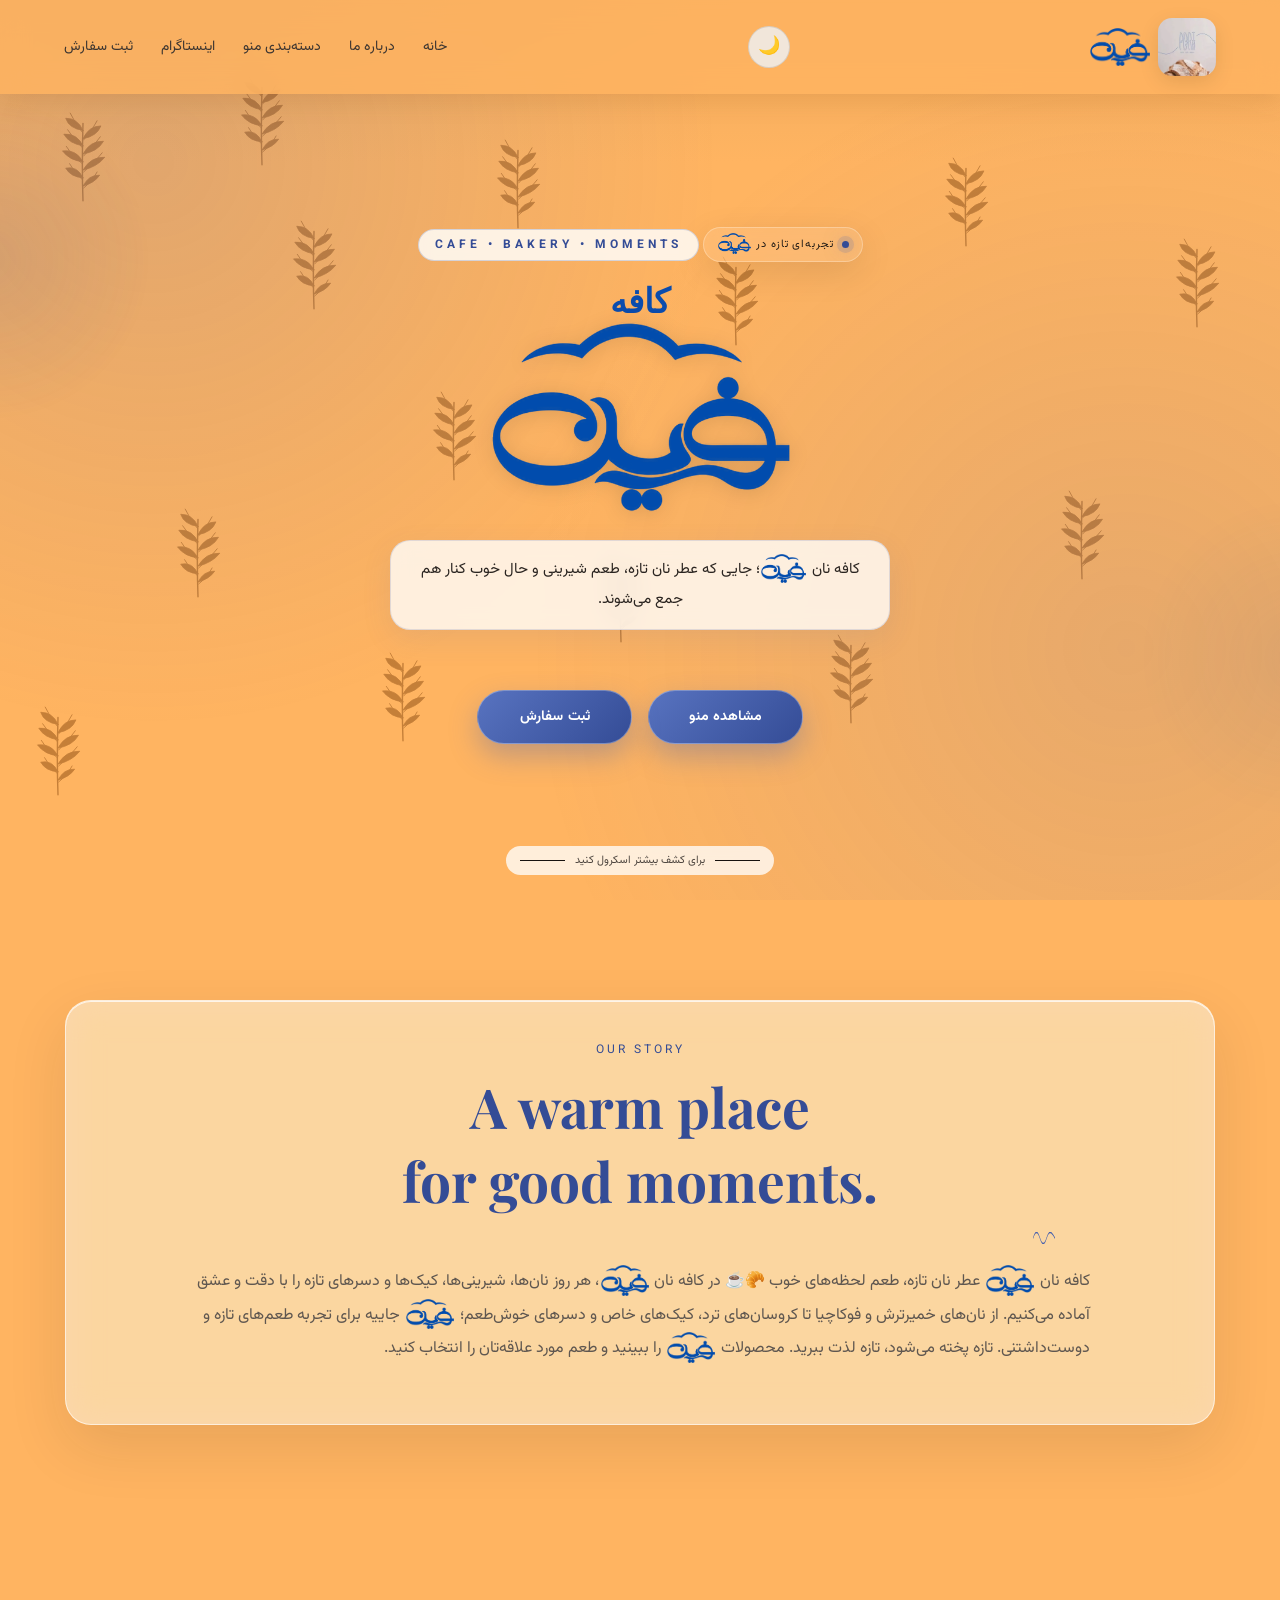
<file: index.html>
<!DOCTYPE html>
<html lang="fa" dir="rtl">
<head>
<meta charset="UTF-8">
<meta name="viewport" content="width=device-width, initial-scale=1.0">
<meta name="theme-color" content="#faf6f0" id="themeColorMeta">
<title>Cafe Ferin | کافه نان فرین کاشان؛ نان فانتزی و شیرینی</title>
<meta name="description" content="کافه نان فرین در کاشان؛ نان تازه و فانتزی، شیرینی، کیک، دسر و کوکی. منو و قیمت محصولات را ببینید و برای سفارش تماس بگیرید.">
<meta property="og:type" content="website">
<meta property="og:site_name" content="کافه نان فرین">
<meta property="og:locale" content="fa_IR">
<meta property="og:title" content="کافه نان فرین | کاشان">
<meta property="og:description" content="نان تازه و فانتزی، شیرینی، کیک، دسر و کوکی. منو و قیمت محصولات را ببینید.">
<link rel="icon" type="image/png" sizes="64x64" href="assets/images/favicon.png">
<link rel="apple-touch-icon" href="assets/images/apple-touch-icon.png">
<link rel="preconnect" href="https://fonts.googleapis.com">
<link rel="preconnect" href="https://fonts.gstatic.com" crossorigin>
<link rel="preload" as="style" href="https://fonts.googleapis.com/css2?family=Vazirmatn:wght@400;600;700;800&family=Playfair+Display:wght@600;700&display=swap">
<link rel="stylesheet" href="https://fonts.googleapis.com/css2?family=Vazirmatn:wght@400;600;700;800&family=Playfair+Display:wght@600;700&display=swap" media="print" onload="this.media='all'">
<noscript><link rel="stylesheet" href="https://fonts.googleapis.com/css2?family=Vazirmatn:wght@400;600;700;800&family=Playfair+Display:wght@600;700&display=swap"></noscript>
<link rel="stylesheet" href="css/style.min.css?v=21">
</head>

<body>
<!-- Animated wheat background (one shared drawing, reused 22 times) -->
<div class="wheat-motion" aria-hidden="true">
  <svg width="0" height="0" style="position:absolute" focusable="false">
    <symbol id="wheat" viewBox="0 0 100 150">
<g fill="currentColor" stroke="currentColor" stroke-width="1.2" stroke-linecap="round" stroke-linejoin="round">
<path d="M50 145 Q48 92 50 24" fill="none" stroke-width="2.2"/>
<path d="M50 35 Q28 32 23 16 Q42 16 50 35Z"/>
<path d="M50 48 Q72 44 78 28 Q59 28 50 48Z"/>
<path d="M50 59 Q29 56 20 41 Q40 39 50 59Z"/>
<path d="M50 72 Q73 68 82 52 Q61 51 50 72Z"/>
<path d="M50 84 Q29 82 18 67 Q39 64 50 84Z"/>
<path d="M50 97 Q72 92 84 77 Q62 76 50 97Z"/>
<path d="M50 109 Q31 108 23 94 Q41 90 50 109Z"/>
<path d="M50 122 Q68 117 76 105 Q59 104 50 122Z"/>
<path d="M49 38 Q37 23 30 8 M51 50 Q65 35 72 20 M49 62 Q35 48 26 34 M51 75 Q67 60 77 45 M49 87 Q33 75 24 60 M51 100 Q69 85 80 70 M49 112 Q36 101 29 87 M51 125 Q65 114 72 100" fill="none" stroke-width="1.4"/>
</g>
    </symbol>
  </svg>
  <span class="wheat-head wheat-head-1"><svg viewBox="0 0 100 150" aria-hidden="true"><use href="#wheat"/></svg></span>
  <span class="wheat-head wheat-head-2"><svg viewBox="0 0 100 150" aria-hidden="true"><use href="#wheat"/></svg></span>
  <span class="wheat-head wheat-head-3"><svg viewBox="0 0 100 150" aria-hidden="true"><use href="#wheat"/></svg></span>
  <span class="wheat-head wheat-head-4"><svg viewBox="0 0 100 150" aria-hidden="true"><use href="#wheat"/></svg></span>
  <span class="wheat-head wheat-head-5"><svg viewBox="0 0 100 150" aria-hidden="true"><use href="#wheat"/></svg></span>
  <span class="wheat-head wheat-head-6"><svg viewBox="0 0 100 150" aria-hidden="true"><use href="#wheat"/></svg></span>
  <span class="wheat-head wheat-head-7"><svg viewBox="0 0 100 150" aria-hidden="true"><use href="#wheat"/></svg></span>
  <span class="wheat-head wheat-head-8"><svg viewBox="0 0 100 150" aria-hidden="true"><use href="#wheat"/></svg></span>
  <span class="wheat-head wheat-head-9"><svg viewBox="0 0 100 150" aria-hidden="true"><use href="#wheat"/></svg></span>
  <span class="wheat-head wheat-head-10"><svg viewBox="0 0 100 150" aria-hidden="true"><use href="#wheat"/></svg></span>
  <span class="wheat-head wheat-head-11"><svg viewBox="0 0 100 150" aria-hidden="true"><use href="#wheat"/></svg></span>
  <span class="wheat-head wheat-head-12"><svg viewBox="0 0 100 150" aria-hidden="true"><use href="#wheat"/></svg></span>
  <span class="wheat-head wheat-head-13"><svg viewBox="0 0 100 150" aria-hidden="true"><use href="#wheat"/></svg></span>
  <span class="wheat-head wheat-head-14"><svg viewBox="0 0 100 150" aria-hidden="true"><use href="#wheat"/></svg></span>
</div>

<!-- Ambient background -->
<div class="ferin-field" aria-hidden="true">
  <div class="ferin-grid"></div>
  <div class="ferin-bloom"></div>
  <div class="ferin-shapes">
    <span class="ferin-shape ferin-shape--croissant">
      <svg viewBox="0 0 100 100">
        <path d="M14 70c0-26 18-44 36-44s36 18 36 44"/>
        <path d="M14 70c8 6 22 8 36 8s28-2 36-8"/>
        <path d="M30 66c2-16 12-28 20-28"/>
        <path d="M50 68c0-18 0-30 0-30"/>
        <path d="M70 66c-2-16-12-28-20-28"/>
      </svg>
    </span>
    <span class="ferin-shape ferin-shape--cake">
      <svg viewBox="0 0 100 100">
        <path d="M22 74h56"/>
        <path d="M26 74V52c0-4 2-6 6-6h36c4 0 6 2 6 6v22"/>
        <path d="M26 60c6 4 14 4 20 0s14-4 20 0 12 4 16 2"/>
        <path d="M50 46V34"/>
        <path d="M50 34c0-4 4-6 4-6"/>
      </svg>
    </span>
    <span class="ferin-shape ferin-shape--bread">
      <svg viewBox="0 0 100 100">
        <path d="M16 62c0-18 10-28 24-28 18 0 44 6 44 26 0 8-6 14-16 14H30c-8 0-14-5-14-12z"/>
        <path d="M36 40c-6 6-8 12-8 18"/>
        <path d="M50 38c-6 6-8 12-8 18"/>
        <path d="M64 40c-6 6-8 12-8 18"/>
      </svg>
    </span>
    <span class="ferin-shape ferin-shape--croissant2">
      <svg viewBox="0 0 100 100">
        <path d="M18 68c0-22 15-37 32-37s32 15 32 37"/>
        <path d="M18 68c7 5 20 7 32 7s25-2 32-7"/>
        <path d="M38 64c1-13 10-23 12-23"/>
        <path d="M62 64c-1-13-10-23-12-23"/>
      </svg>
    </span>
    <span class="ferin-shape ferin-shape--cup">
      <svg viewBox="0 0 100 100">
        <path d="M26 44h40v20c0 8-8 14-20 14s-20-6-20-14z"/>
        <path d="M66 50c8 0 12 4 12 9s-4 9-12 9"/>
        <path d="M34 36c0-4 3-6 3-6s3 2 3 6-3 6-3 6-3-2-3-6z"/>
        <path d="M48 36c0-4 3-6 3-6s3 2 3 6-3 6-3 6-3-2-3-6z"/>
      </svg>
    </span>
  </div>
</div>

<!-- Intro -->
<div id="intro">
  <div class="intro-bg" aria-hidden="true"></div>
  <div class="intro-veil" aria-hidden="true"></div>
  <div class="intro-grain" aria-hidden="true"></div>
  <div class="intro-inner">
    <img class="intro-logo" src="assets/images/logo.webp" alt="" loading="eager" decoding="async">
    <div class="intro-small" lang="en">CAFE &amp; BAKERY</div>
    <div class="intro-title farin-title"><span class="farin-cafe">کافه</span><img class="farin-block" src="assets/images/farin-wordmark.webp" alt="فرین" decoding="async"></div>
    <div class="intro-line"></div>
    <div class="intro-dot"></div>
  </div>
</div>
<script>
/* Runs before first paint: saved theme + intro (shown once per visit). */
(function(){
  var dark=false;
  try{dark=localStorage.getItem("ferin-theme-final-v2")==="dark";}catch(e){}
  document.documentElement.setAttribute("data-theme",dark?"dark":"light");
  document.body.classList.toggle("dark",dark);
  document.body.setAttribute("data-theme",dark?"dark":"light");
  document.documentElement.style.colorScheme=dark?"dark":"light";
  var intro=document.getElementById("intro"),seen=false;
  try{seen=sessionStorage.getItem("ferin-intro")==="1";sessionStorage.setItem("ferin-intro","1");}catch(e){}
  function done(){if(intro&&intro.parentNode)intro.parentNode.removeChild(intro);intro=null;}
  if(seen)done();else setTimeout(function(){if(intro)intro.classList.add("hide");setTimeout(done,700);},1200);
})();
</script>

<!-- Navigation -->
<header class="nav" id="navbar">
  <a href="#home" class="logo-wrap">
    <img class="brand-logo" src="assets/images/logo.webp" alt="" decoding="async">
    <img class="farin-nav" src="assets/images/farin-wordmark.webp" alt="کافه نان فرین" decoding="async">
  </a>
  <div class="nav-actions">
    <button class="theme-toggle" id="themeToggle" type="button" aria-label="تغییر حالت شب و روز">☀️</button>
    <details class="mobile-menu">
      <summary class="mobile-menu-toggle" aria-label="باز کردن منو"><span aria-hidden="true">☰</span></summary>
      <nav class="mobile-menu-panel" aria-label="منوی اصلی">
        <a href="#home">خانه</a>
        <a href="#about">درباره ما</a>
        <a href="#categories">دسته‌بندی منو</a>
        <a href="#notice">اینستاگرام</a>
        <a href="#order">ثبت سفارش</a>
      </nav>
    </details>
  </div>
  <nav class="nav-links" id="navLinks" aria-label="منوی اصلی">
    <a href="#home">خانه</a>
    <a href="#about">درباره ما</a>
    <a href="#categories">دسته‌بندی منو</a>
    <a href="#notice">اینستاگرام</a>
    <a href="#order">ثبت سفارش</a>
  </nav>
</header>

<main>

<!-- Hero -->
<section class="hero" id="home">
  <div class="hero-content">
    <div class="ferin-premium-hero-badge"><i></i><span>تجربه‌ای تازه در <img class="farin-inline" src="assets/images/farin-wordmark.webp" alt="فرین" decoding="async"></span></div>
    <div class="eyebrow" lang="en">CAFE • BAKERY • MOMENTS</div>
    <h1 class="farin-title"><span class="farin-cafe">کافه</span><img class="farin-block" src="assets/images/farin-wordmark.webp" alt="فرین" decoding="async"></h1>
    <p>کافه نان <img class="farin-inline" src="assets/images/farin-wordmark.webp" alt="فرین" decoding="async">؛ جایی که عطر نان تازه، طعم شیرینی و حال خوب کنار هم جمع می‌شوند.</p>
    <div class="hero-buttons">
      <a class="btn btn-primary" href="#categories">مشاهده منو</a>
      <a class="btn btn-primary" href="#order">ثبت سفارش</a>
    </div>
  </div>
  <div class="scroll-indicator"><span></span> برای کشف بیشتر اسکرول کنید <span></span></div>
</section>

<!-- About -->
<section id="about">
  <div class="container">
    <div class="about-grid">
      <div class="about-copy">
        <div class="section-kicker" lang="en">OUR STORY</div>
        <h2 class="section-title" lang="en">A warm place<br>for good moments.</h2>
        <p>
کافه نان <img class="farin-inline" src="assets/images/farin-wordmark.webp" alt="فرین" decoding="async">

عطر نان تازه، طعم لحظه‌های خوب 🥐☕️

در کافه نان <img class="farin-inline" src="assets/images/farin-wordmark.webp" alt="فرین" decoding="async">، هر روز نان‌ها، شیرینی‌ها، کیک‌ها و دسرهای تازه را با دقت و عشق آماده می‌کنیم.

از نان‌های خمیرترش و فوکاچیا تا کروسان‌های ترد، کیک‌های خاص و دسرهای خوش‌طعم؛
<img class="farin-inline" src="assets/images/farin-wordmark.webp" alt="فرین" decoding="async"> جاییه برای تجربه طعم‌های تازه و دوست‌داشتنی.

تازه پخته می‌شود، تازه لذت ببرید.

محصولات <img class="farin-inline" src="assets/images/farin-wordmark.webp" alt="فرین" decoding="async"> را ببینید و طعم مورد علاقه‌تان را انتخاب کنید.
        </p>
        <div class="fp-box" id="bestsellerBox" aria-label="محصولات پرفروش" hidden>
          <div class="fp-head"><span class="fp-title">🔥 پرفروش‌های <img class="farin-inline" src="assets/images/farin-wordmark.webp" alt="فرین" decoding="async"></span><span class="fp-count" id="fpCount"></span></div>
          <div class="fp-stage" id="fpStage"></div>
          <div class="fp-dots" id="fpDots"></div>
        </div>
      </div>
    </div>
  </div>
</section>

<!-- Categories -->
<section class="categories" id="categories">
  <div class="container">
    <div class="section-head">
      <div class="section-kicker" lang="en">OUR MENU</div>
      <h2 class="section-title" lang="en">Choose your favorite</h2>
      <p class="section-text">دسته‌بندی موردنظر خود را انتخاب کنید تا وارد صفحهٔ محصولات آن شوید.</p>
    </div>
    <div class="category-grid" id="categoryGrid">
      <a class="category" href="fantasy.html" data-id="fantasy" style="--cat-photo:url('assets/images/cat-fantasy-v3.webp')">
      <span class="category-photo" aria-hidden="true" style="background-image:url('assets/images/cat-fantasy-v3.webp')"></span>
      <span class="category-shade" aria-hidden="true"></span>
      <span class="category-name">نان فانتزی</span></a>
      <a class="category" href="cake.html" data-id="cake" style="--cat-photo:url('assets/images/cat-cake-v3.webp')">
      <span class="category-photo" aria-hidden="true" style="background-image:url('assets/images/cat-cake-v3.webp')"></span>
      <span class="category-shade" aria-hidden="true"></span>
      <span class="category-name">کیک و شیرینی</span></a>
      <a class="category" href="dessert.html" data-id="dessert" style="--cat-photo:url('assets/images/cat-dessert-v3.webp')">
      <span class="category-photo" aria-hidden="true" style="background-image:url('assets/images/cat-dessert-v3.webp')"></span>
      <span class="category-shade" aria-hidden="true"></span>
      <span class="category-name">دسر</span></a>
      <a class="category" href="cookie.html" data-id="cookie" style="--cat-photo:url('assets/images/cat-cookie-v3.webp')">
      <span class="category-photo" aria-hidden="true" style="background-image:url('assets/images/cat-cookie-v3.webp')"></span>
      <span class="category-shade" aria-hidden="true"></span>
      <span class="category-name">کوکی</span></a>
      <a class="category" href="diet.html" data-id="diet" style="--cat-photo:url('assets/images/cat-diet-v2.webp')">
      <span class="category-photo" aria-hidden="true" style="background-image:url('assets/images/cat-diet-v2.webp')"></span>
      <span class="category-shade" aria-hidden="true"></span>
      <span class="category-name">محصولات رژیمی</span></a>
    </div>
  </div>
</section>

<!-- Instagram -->
<section class="notice-wrap" id="notice">
  <div class="container">
    <div class="notice">
      <div>
        <div class="section-kicker" lang="en">STAY CONNECTED</div>
        <h2>Follow <img class="farin-inline" src="assets/images/farin-wordmark.webp" alt="فرین" decoding="async"></h2>
        <p>برای دیدن محصولات جدید، اطلاعیه‌ها و خبرهای <img class="farin-inline" src="assets/images/farin-wordmark.webp" alt="فرین" decoding="async"> ما را در اینستاگرام دنبال کنید.</p>
      </div>
      <a class="notice-box instagram-box" href="https://share.google/UwpDSsUhjTUavduN8" target="_blank" rel="noopener" aria-label="اینستاگرام کافه فرین">
        <span class="instagram-icon-wrap" aria-hidden="true">
          <svg class="instagram-svg" viewBox="0 0 64 64">
            <defs>
              <linearGradient id="igGradientFerin" x1="0%" y1="100%" x2="100%" y2="0%">
                <stop offset="0%" stop-color="#feda75"/>
                <stop offset="35%" stop-color="#fa7e1e"/>
                <stop offset="65%" stop-color="#d62976"/>
                <stop offset="100%" stop-color="#4f5bd5"/>
              </linearGradient>
            </defs>
            <rect x="9" y="9" width="46" height="46" rx="13" fill="none" stroke="url(#igGradientFerin)" stroke-width="5"/>
            <circle cx="32" cy="32" r="11" fill="none" stroke="url(#igGradientFerin)" stroke-width="5"/>
            <circle cx="45.5" cy="18.5" r="3.2" fill="#d62976"/>
          </svg>
        </span>
        <span class="instagram-box-label">Instagram</span>
        <span class="instagram-box-handle"><img class="farin-inline" src="assets/images/farin-wordmark.webp" alt="فرین" decoding="async"></span>
      </a>
    </div>
  </div>
</section>

<!-- Order -->
<section class="order-section" id="order">
  <div class="container">
    <div class="section-head">
      <div class="section-kicker" lang="en">ORDER</div>
      <h2 class="section-title">ثبت سفارش</h2>
    </div>
    <div class="order-grid">
      <div class="order-card">
        <div class="order-icon">☎️</div>
        <h3>برای ارتباط با ما</h3>
        <a class="order-link" href="tel:+989129732372">09129732372</a>
        <br>
        <a class="order-link" href="tel:+989130894067">09130894067</a>
      </div>
      <div class="order-card">
        <div class="order-icon">📍</div>
        <h3>لوکیشن و آدرس فروشگاه <img class="farin-inline" src="assets/images/farin-wordmark.webp" alt="فرین" decoding="async"></h3>
        <p>کاشان خیابان امیرکبیر شهرک امیرالمومنین نبش ذوالفقار ۴.</p>
        <a class="order-link" href="https://nshn.ir/7b2m9MIxONBn" target="_blank" rel="noopener">باز کردن لوکیشن روی نقشه ↗</a>
      </div>
      <div class="order-note">
        برای ثبت سفارش و هماهنگی، با ما تماس بگیرید یا به کافه نان <img class="farin-inline" src="assets/images/farin-wordmark.webp" alt="فرین" decoding="async"> مراجعه کنید.
        خوشحال می‌شویم با حضور گرمتان، افتخار میزبانی شما را داشته باشیم.🤍
      </div>
    </div>
  </div>
</section>

</main>

<footer class="merteks-footer">
  <span class="promo">🤍طراحی و توسعه وب‌سایت حرفه‌ای با merteks🤍</span>
  <span class="site-line"><a href="https://sam8913mt.github.io/marteks/" target="_blank" rel="noopener noreferrer">برای ورود به سایت لمس کنید</a></span>
</footer>

<!-- Ambient lights (moved by script) -->
<div class="ferin-premium-light one" aria-hidden="true"></div>
<div class="ferin-premium-light two" aria-hidden="true"></div>

<script>
(function(){var g=document.getElementById("categoryGrid");if(!g)return;
function dedupe(){var seen={};Array.prototype.slice.call(g.querySelectorAll(".category")).forEach(function(c){var k=c.getAttribute("href");if(seen[k])c.remove();else seen[k]=1;});}
dedupe();new MutationObserver(dedupe).observe(g,{childList:true});})();
</script>
<script src="js/supabase.js" defer></script>
<script src="js/shared.min.js?v=19" defer></script>
<script src="js/app.js?v=22" defer></script>
</body>
</html>
</file>
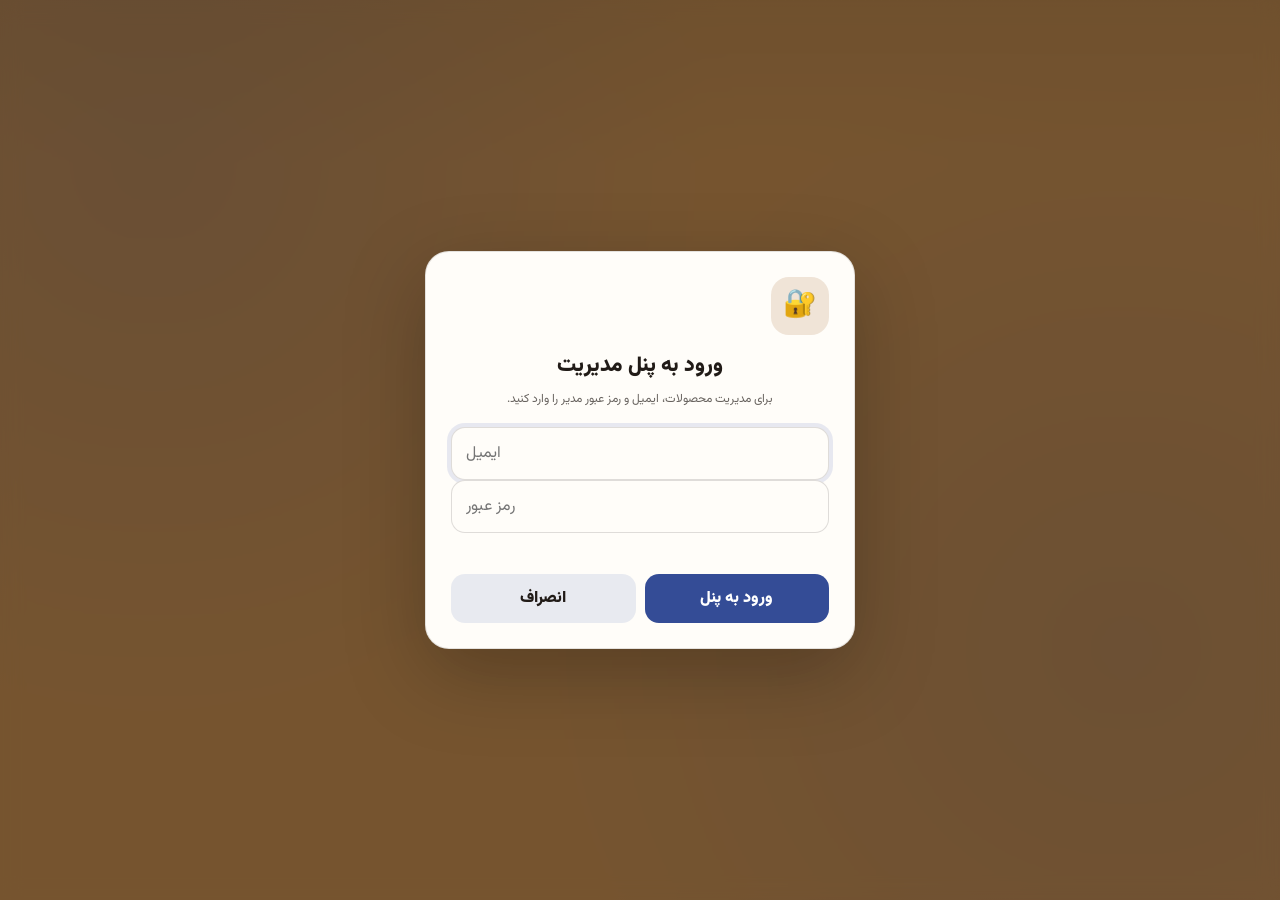
<file: admin/index.html>
<!DOCTYPE html>
<html lang="fa" dir="rtl">
<head>
<meta charset="UTF-8">
<meta name="viewport" content="width=device-width, initial-scale=1.0">
<meta name="robots" content="noindex, nofollow">
<meta name="theme-color" content="#faf6f0">
<title>مدیریت محصولات | کافه فرین</title>
<link rel="icon" type="image/png" sizes="64x64" href="../assets/images/favicon.png">
<link rel="preconnect" href="https://fonts.googleapis.com">
<link rel="preconnect" href="https://fonts.gstatic.com" crossorigin>
<link rel="stylesheet" href="https://fonts.googleapis.com/css2?family=Vazirmatn:wght@400;500;600;700;800&display=swap">
<link rel="stylesheet" href="../css/style.min.css?v=18">
<link rel="stylesheet" href="../css/admin.min.css?v=18">
</head>

<body>
<script>
/* Saved theme, applied before first paint. */
(function(){
  var dark=false;
  try{dark=localStorage.getItem("ferin-theme-final-v2")==="dark";}catch(e){}
  document.documentElement.setAttribute("data-theme",dark?"dark":"light");
  document.body.classList.toggle("dark",dark);
  document.body.setAttribute("data-theme",dark?"dark":"light");
  document.documentElement.style.colorScheme=dark?"dark":"light";
})();
</script>

<!-- Login -->
<div id="ferinAdminAuthOverlay" aria-hidden="true">
  <form id="ferinAdminAuthBox" role="dialog" aria-modal="true" aria-labelledby="ferinAdminAuthTitle" autocomplete="on">
    <div class="ferin-auth-icon">🔐</div>
    <h2 id="ferinAdminAuthTitle" class="ferin-auth-title">ورود به پنل مدیریت</h2>
    <p class="ferin-auth-sub">برای مدیریت محصولات، ایمیل و رمز عبور مدیر را وارد کنید.</p>
    <input id="ferinAdminAuthEmail" type="email" inputmode="email" autocomplete="username" placeholder="ایمیل" required>
    <input id="ferinAdminAuthPassword" type="password" autocomplete="current-password" placeholder="رمز عبور" required>
    <div id="ferinAdminAuthError" aria-live="polite"></div>
    <div class="ferin-auth-actions">
      <button id="ferinAdminAuthEnter" class="ferin-auth-btn ferin-auth-enter" type="submit">ورود به پنل</button>
      <button id="ferinAdminAuthCancel" class="ferin-auth-btn ferin-auth-cancel" type="button">انصراف</button>
    </div>
  </form>
</div>

<!-- Product panel -->
<div id="ferinAdminOverlay" aria-hidden="true">
  <section id="ferinAdminPanel" role="dialog" aria-modal="true" aria-labelledby="ferinAdminTitle">
    <div class="ferin-admin-head">
      <div><div id="ferinAdminTitle" class="ferin-admin-title">مدیریت محصولات Cafe Ferin</div><div class="ferin-admin-sub">افزودن محصول، ویرایش محصول و تعیین دسته‌بندی</div></div>
      <button class="ferin-admin-close" id="ferinAdminClose" type="button" aria-label="بستن">×</button>
    </div>
    <div class="ferin-admin-body">
      <div class="ferin-admin-grid">
        <div class="ferin-admin-field">
          <label for="ferinAdminName">نام محصول</label>
          <input id="ferinAdminName" type="text" placeholder="مثلاً کیک شکلاتی" autocomplete="off">
        </div>
        <div class="ferin-admin-field">
          <label for="ferinAdminCategory">دسته‌بندی / نوع محصول</label>
          <select id="ferinAdminCategory"></select>
        </div>
        <div class="ferin-admin-field">
          <label for="ferinAdminStatus">وضعیت / برچسب محصول</label>
          <select id="ferinAdminStatus">
            <option value="پیشنهاد ویژه">⭐ پیشنهاد ویژه</option>
            <option value="محبوب">❤️ محبوب</option>
            <option value="پرفروش">🔥 پرفروش</option>
            <option value="جدید">✨ جدید</option>
            <option value="تخفیف">🏷️ تخفیف</option>
            <option value="ارسال رایگان">🚚 ارسال رایگان</option>
            <option value="بهترین قیمت">💰 بهترین قیمت</option>
            <option value="بدون وضعیت" selected>بدون وضعیت</option>
          </select>
          <div class="ferin-status-help">این برچسب در گوشه بالای کارت محصول نمایش داده می‌شود.</div>
        </div>
        <div class="ferin-admin-field">
          <label for="ferinAdminUnit">واحد قیمت</label>
          <select id="ferinAdminUnit">
            <option value="" selected>هر عدد / هر بسته</option>
            <option value="کیلو">هر کیلو</option>
          </select>
        </div>
        <div class="ferin-admin-field full">
          <label for="ferinAdminImage">عکس محصول</label>
          <input id="ferinAdminImage" type="file" accept="image/*">
          <div class="ferin-admin-preview"><img id="ferinAdminPreviewImg" alt="پیش‌نمایش" decoding="async"><span id="ferinAdminImageStatus">برای محصول جدید، انتخاب عکس الزامی است.</span></div>
        </div>
        <div class="ferin-admin-field">
          <label for="ferinAdminPrice">قیمت (تومان)</label>
          <input id="ferinAdminPrice" type="text" inputmode="numeric" placeholder="مثلاً ۱۷۵۰۰۰" autocomplete="off">
        </div>
        <div class="ferin-admin-field">
          <label for="ferinAdminOldPrice">قیمت قبلی (اختیاری)</label>
          <input id="ferinAdminOldPrice" type="text" inputmode="numeric" placeholder="مثلاً ۲۰۶۰۰۰" autocomplete="off">
        </div>
        <div class="ferin-admin-field full">
          <label for="ferinAdminDesc">توضیحات (اختیاری)</label>
          <textarea id="ferinAdminDesc" placeholder="توضیح کوتاه محصول"></textarea>
        </div>
      </div>
      <div class="ferin-admin-actions">
        <button class="ferin-admin-btn ferin-admin-primary" id="ferinAdminSave" type="button">➕ افزودن محصول</button>
        <button class="ferin-admin-btn ferin-admin-secondary" id="ferinAdminCancel" type="button">پاک کردن فرم</button>
        <button class="ferin-admin-btn ferin-admin-secondary" id="ferinAdminLogout" type="button">خروج از پنل</button>
      </div>
      <div class="ferin-admin-note">تغییرات این پنل روی سایت ذخیره می‌شود و برای همهٔ بازدیدکنندگان نمایش داده می‌شود.</div>
      <div id="ferinDbStatus" class="ferin-db-status" role="status"></div>
      <div class="ferin-admin-divider"></div>
      <div class="ferin-admin-toolbar"><h3>محصولات فعلی</h3><input id="ferinAdminSearch" class="ferin-admin-search" type="search" placeholder="جستجوی محصول..."></div>
      <div id="ferinAdminList" class="ferin-admin-list"></div>
    </div>
  </section>
</div>

<script src="../js/supabase.js"></script>
<script src="../js/shared.min.js?v=18"></script>
<script src="../js/admin.min.js?v=18" defer></script>
</body>
</html>
</file>
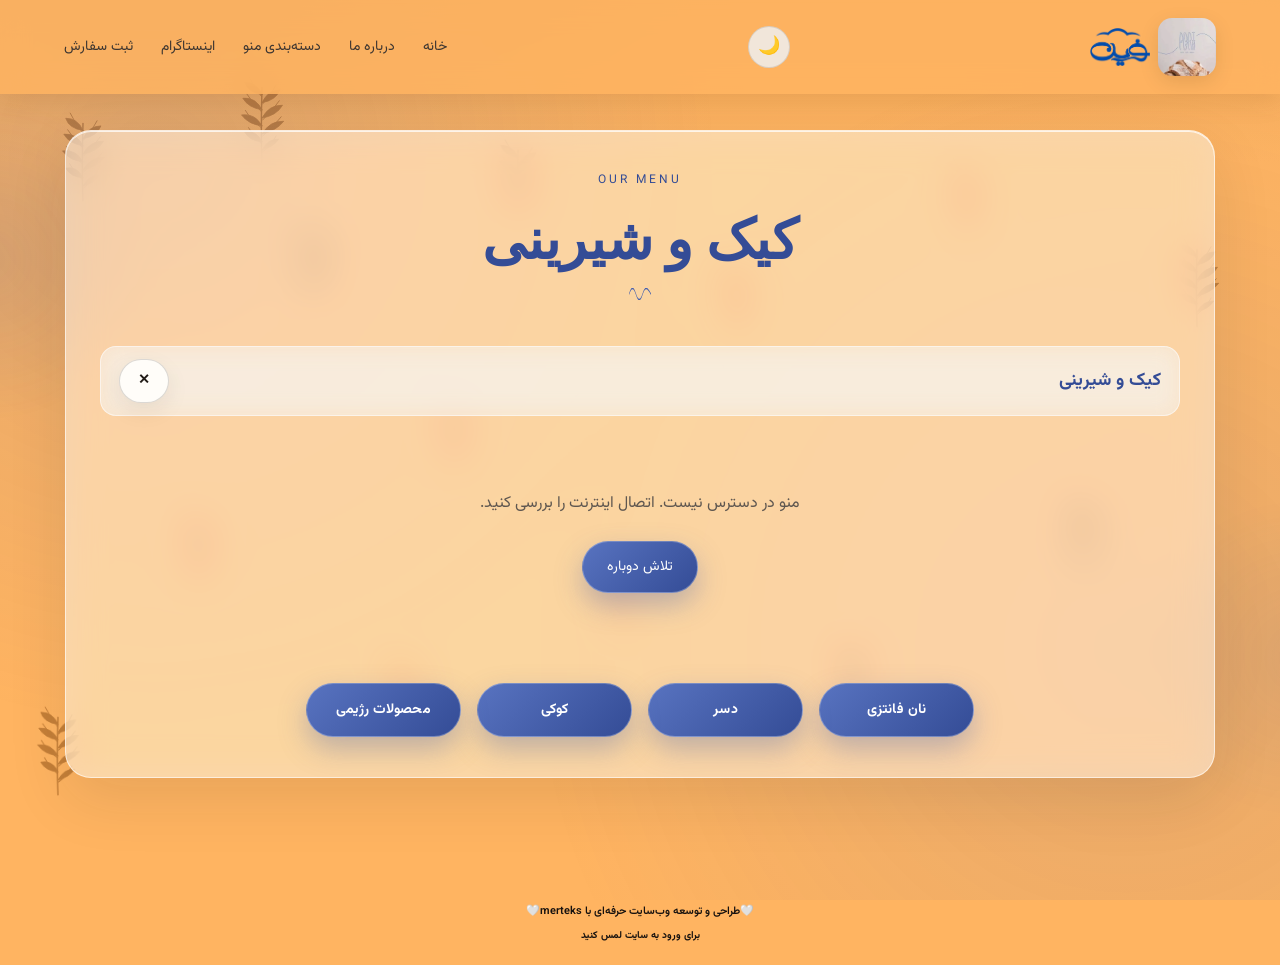
<file: cake.html>
<!DOCTYPE html>
<html lang="fa" dir="rtl">
<head>
<meta charset="UTF-8">
<meta name="viewport" content="width=device-width, initial-scale=1.0">
<meta name="theme-color" content="#faf6f0" id="themeColorMeta">
<title>کیک و شیرینی | کافه نان فرین کاشان</title>
<meta name="description" content="کیک و شیرینی تازه کافه نان فرین کاشان؛ منو و قیمت محصولات.">
<meta property="og:type" content="website">
<meta property="og:site_name" content="کافه نان فرین">
<meta property="og:locale" content="fa_IR">
<meta property="og:title" content="کیک و شیرینی | کافه نان فرین">
<meta property="og:description" content="کیک و شیرینی تازه کافه نان فرین کاشان؛ منو و قیمت محصولات.">
<link rel="icon" type="image/png" sizes="64x64" href="assets/images/favicon.png">
<link rel="apple-touch-icon" href="assets/images/apple-touch-icon.png">
<link rel="preconnect" href="https://fonts.googleapis.com">
<link rel="preconnect" href="https://fonts.gstatic.com" crossorigin>
<link rel="preload" as="style" href="https://fonts.googleapis.com/css2?family=Vazirmatn:wght@400;600;700;800&family=Playfair+Display:wght@600;700&display=swap">
<link rel="stylesheet" href="https://fonts.googleapis.com/css2?family=Vazirmatn:wght@400;600;700;800&family=Playfair+Display:wght@600;700&display=swap" media="print" onload="this.media='all'">
<noscript><link rel="stylesheet" href="https://fonts.googleapis.com/css2?family=Vazirmatn:wght@400;600;700;800&family=Playfair+Display:wght@600;700&display=swap"></noscript>
<link rel="stylesheet" href="css/style.min.css?v=21">
</head>

<body data-category="cake">
<!-- Animated wheat background (one shared drawing, reused 22 times) -->
<div class="wheat-motion" aria-hidden="true">
  <svg width="0" height="0" style="position:absolute" focusable="false">
    <symbol id="wheat" viewBox="0 0 100 150">
<g fill="currentColor" stroke="currentColor" stroke-width="1.2" stroke-linecap="round" stroke-linejoin="round">
<path d="M50 145 Q48 92 50 24" fill="none" stroke-width="2.2"/>
<path d="M50 35 Q28 32 23 16 Q42 16 50 35Z"/>
<path d="M50 48 Q72 44 78 28 Q59 28 50 48Z"/>
<path d="M50 59 Q29 56 20 41 Q40 39 50 59Z"/>
<path d="M50 72 Q73 68 82 52 Q61 51 50 72Z"/>
<path d="M50 84 Q29 82 18 67 Q39 64 50 84Z"/>
<path d="M50 97 Q72 92 84 77 Q62 76 50 97Z"/>
<path d="M50 109 Q31 108 23 94 Q41 90 50 109Z"/>
<path d="M50 122 Q68 117 76 105 Q59 104 50 122Z"/>
<path d="M49 38 Q37 23 30 8 M51 50 Q65 35 72 20 M49 62 Q35 48 26 34 M51 75 Q67 60 77 45 M49 87 Q33 75 24 60 M51 100 Q69 85 80 70 M49 112 Q36 101 29 87 M51 125 Q65 114 72 100" fill="none" stroke-width="1.4"/>
</g>
    </symbol>
  </svg>
  <span class="wheat-head wheat-head-1"><svg viewBox="0 0 100 150" aria-hidden="true"><use href="#wheat"/></svg></span>
  <span class="wheat-head wheat-head-2"><svg viewBox="0 0 100 150" aria-hidden="true"><use href="#wheat"/></svg></span>
  <span class="wheat-head wheat-head-3"><svg viewBox="0 0 100 150" aria-hidden="true"><use href="#wheat"/></svg></span>
  <span class="wheat-head wheat-head-4"><svg viewBox="0 0 100 150" aria-hidden="true"><use href="#wheat"/></svg></span>
  <span class="wheat-head wheat-head-5"><svg viewBox="0 0 100 150" aria-hidden="true"><use href="#wheat"/></svg></span>
  <span class="wheat-head wheat-head-6"><svg viewBox="0 0 100 150" aria-hidden="true"><use href="#wheat"/></svg></span>
  <span class="wheat-head wheat-head-7"><svg viewBox="0 0 100 150" aria-hidden="true"><use href="#wheat"/></svg></span>
  <span class="wheat-head wheat-head-8"><svg viewBox="0 0 100 150" aria-hidden="true"><use href="#wheat"/></svg></span>
  <span class="wheat-head wheat-head-9"><svg viewBox="0 0 100 150" aria-hidden="true"><use href="#wheat"/></svg></span>
  <span class="wheat-head wheat-head-10"><svg viewBox="0 0 100 150" aria-hidden="true"><use href="#wheat"/></svg></span>
  <span class="wheat-head wheat-head-11"><svg viewBox="0 0 100 150" aria-hidden="true"><use href="#wheat"/></svg></span>
  <span class="wheat-head wheat-head-12"><svg viewBox="0 0 100 150" aria-hidden="true"><use href="#wheat"/></svg></span>
  <span class="wheat-head wheat-head-13"><svg viewBox="0 0 100 150" aria-hidden="true"><use href="#wheat"/></svg></span>
  <span class="wheat-head wheat-head-14"><svg viewBox="0 0 100 150" aria-hidden="true"><use href="#wheat"/></svg></span>
</div>

<!-- Ambient background -->
<div class="ferin-field" aria-hidden="true">
  <div class="ferin-grid"></div>
  <div class="ferin-bloom"></div>
  <div class="ferin-shapes">
    <span class="ferin-shape ferin-shape--croissant">
      <svg viewBox="0 0 100 100">
        <path d="M14 70c0-26 18-44 36-44s36 18 36 44"/>
        <path d="M14 70c8 6 22 8 36 8s28-2 36-8"/>
        <path d="M30 66c2-16 12-28 20-28"/>
        <path d="M50 68c0-18 0-30 0-30"/>
        <path d="M70 66c-2-16-12-28-20-28"/>
      </svg>
    </span>
    <span class="ferin-shape ferin-shape--cake">
      <svg viewBox="0 0 100 100">
        <path d="M22 74h56"/>
        <path d="M26 74V52c0-4 2-6 6-6h36c4 0 6 2 6 6v22"/>
        <path d="M26 60c6 4 14 4 20 0s14-4 20 0 12 4 16 2"/>
        <path d="M50 46V34"/>
        <path d="M50 34c0-4 4-6 4-6"/>
      </svg>
    </span>
    <span class="ferin-shape ferin-shape--bread">
      <svg viewBox="0 0 100 100">
        <path d="M16 62c0-18 10-28 24-28 18 0 44 6 44 26 0 8-6 14-16 14H30c-8 0-14-5-14-12z"/>
        <path d="M36 40c-6 6-8 12-8 18"/>
        <path d="M50 38c-6 6-8 12-8 18"/>
        <path d="M64 40c-6 6-8 12-8 18"/>
      </svg>
    </span>
    <span class="ferin-shape ferin-shape--croissant2">
      <svg viewBox="0 0 100 100">
        <path d="M18 68c0-22 15-37 32-37s32 15 32 37"/>
        <path d="M18 68c7 5 20 7 32 7s25-2 32-7"/>
        <path d="M38 64c1-13 10-23 12-23"/>
        <path d="M62 64c-1-13-10-23-12-23"/>
      </svg>
    </span>
    <span class="ferin-shape ferin-shape--cup">
      <svg viewBox="0 0 100 100">
        <path d="M26 44h40v20c0 8-8 14-20 14s-20-6-20-14z"/>
        <path d="M66 50c8 0 12 4 12 9s-4 9-12 9"/>
        <path d="M34 36c0-4 3-6 3-6s3 2 3 6-3 6-3 6-3-2-3-6z"/>
        <path d="M48 36c0-4 3-6 3-6s3 2 3 6-3 6-3 6-3-2-3-6z"/>
      </svg>
    </span>
  </div>
</div>

<script>
/* Runs before first paint: saved theme. */
(function(){
  var dark=false;
  try{dark=localStorage.getItem("ferin-theme-final-v2")==="dark";}catch(e){}
  document.documentElement.setAttribute("data-theme",dark?"dark":"light");
  document.body.classList.toggle("dark",dark);
  document.body.setAttribute("data-theme",dark?"dark":"light");
  document.documentElement.style.colorScheme=dark?"dark":"light";
})();
</script>

<!-- Navigation -->
<header class="nav" id="navbar">
  <a href="index.html" class="logo-wrap">
    <img class="brand-logo" src="assets/images/logo.webp" alt="" decoding="async">
    <img class="farin-nav" src="assets/images/farin-wordmark.webp" alt="کافه نان فرین" decoding="async">
  </a>
  <div class="nav-actions">
    <button class="theme-toggle" id="themeToggle" type="button" aria-label="تغییر حالت شب و روز">☀️</button>
    <details class="mobile-menu">
      <summary class="mobile-menu-toggle" aria-label="باز کردن منو"><span aria-hidden="true">☰</span></summary>
      <nav class="mobile-menu-panel" aria-label="منوی اصلی">
        <a href="index.html#home">خانه</a>
        <a href="index.html#about">درباره ما</a>
        <a href="index.html#categories">دسته‌بندی منو</a>
        <a href="index.html#notice">اینستاگرام</a>
        <a href="index.html#order">ثبت سفارش</a>
      </nav>
    </details>
  </div>
  <nav class="nav-links" id="navLinks" aria-label="منوی اصلی">
    <a href="index.html#home">خانه</a>
    <a href="index.html#about">درباره ما</a>
    <a href="index.html#categories">دسته‌بندی منو</a>
    <a href="index.html#notice">اینستاگرام</a>
    <a href="index.html#order">ثبت سفارش</a>
  </nav>
</header>

<main>
<!-- Products of this category (loaded from Supabase by js/app.js) -->
<section class="menu-section visible" id="menu" style="padding-top:130px;min-height:70vh">
  <div class="container">
    <div class="section-head">
      <div class="section-kicker" lang="en">OUR MENU</div>
      <h1 class="section-title">کیک و شیرینی</h1>
    </div>
    <div class="menu-toolbar">
      <div class="current-category" id="currentCategory">کیک و شیرینی</div>
      <div class="products-count" id="productsCount"></div>
      <a class="ferin-category-close is-visible" id="ferinCategoryClose" href="index.html#categories" aria-label="بازگشت به دسته‌بندی‌ها" title="دسته‌بندی‌ها">✕</a>
    </div>
    <div class="product-grid" id="productGrid" aria-live="polite"></div>
    <div class="hero-buttons" style="margin-top:40px;justify-content:center;flex-wrap:wrap"><a class="btn btn-primary" href="fantasy.html">نان فانتزی</a><a class="btn btn-primary" href="dessert.html">دسر</a><a class="btn btn-primary" href="cookie.html">کوکی</a><a class="btn btn-primary" href="diet.html">محصولات رژیمی</a></div>
  </div>
</section>
</main>

<footer class="merteks-footer">
  <span class="promo">🤍طراحی و توسعه وب‌سایت حرفه‌ای با merteks🤍</span>
  <span class="site-line"><a href="https://sam8913mt.github.io/marteks/" target="_blank" rel="noopener noreferrer">برای ورود به سایت لمس کنید</a></span>
</footer>

<!-- Quick view -->
<div id="ferinQuickView" role="dialog" aria-modal="true" aria-label="نمایش سریع محصول">
  <div class="ferin-qv-wrap">
    <button class="ferin-qv-close" type="button" aria-label="بستن">×</button>
    <div class="ferin-qv-card">
      <div class="ferin-qv-image"><img alt=""></div>
      <div class="ferin-qv-info">
        <div class="ferin-qv-kicker" lang="en">CAFE FERIN • MENU</div>
        <h3 class="ferin-qv-title"></h3>
        <p class="ferin-qv-desc"></p>
        <div class="ferin-qv-price"></div>
      </div>
    </div>
  </div>
</div>

<!-- Ambient lights (moved by script) -->
<div class="ferin-premium-light one" aria-hidden="true"></div>
<div class="ferin-premium-light two" aria-hidden="true"></div>

<script src="js/supabase.js" defer></script>
<script src="js/shared.min.js?v=19" defer></script>
<script src="js/app.js?v=22" defer></script>
</body>
</html>
</file>
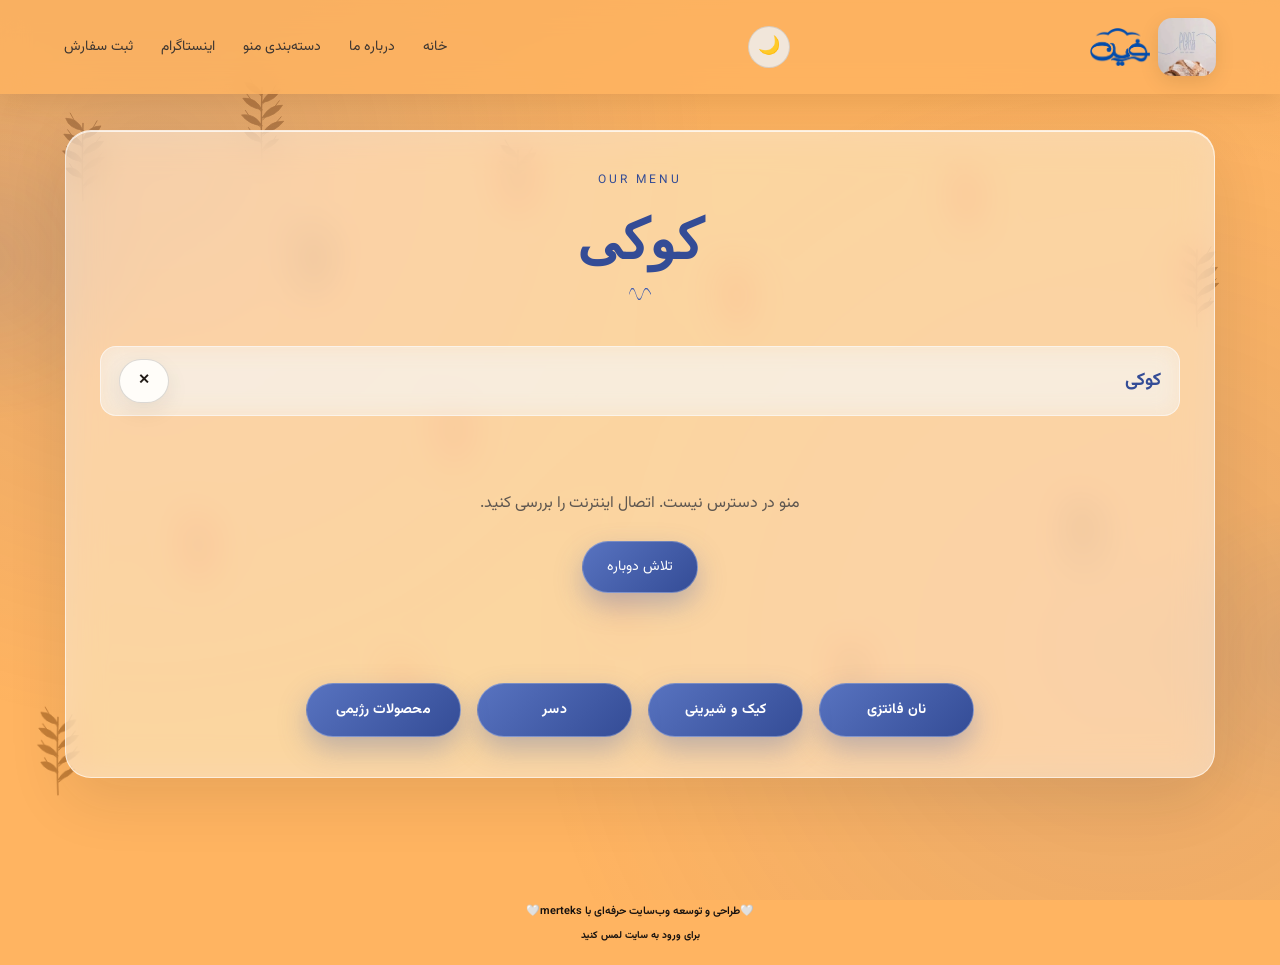
<file: cookie.html>
<!DOCTYPE html>
<html lang="fa" dir="rtl">
<head>
<meta charset="UTF-8">
<meta name="viewport" content="width=device-width, initial-scale=1.0">
<meta name="theme-color" content="#faf6f0" id="themeColorMeta">
<title>کوکی | کافه نان فرین کاشان</title>
<meta name="description" content="انواع کوکی کافه نان فرین کاشان؛ منو و قیمت محصولات.">
<meta property="og:type" content="website">
<meta property="og:site_name" content="کافه نان فرین">
<meta property="og:locale" content="fa_IR">
<meta property="og:title" content="کوکی | کافه نان فرین">
<meta property="og:description" content="انواع کوکی کافه نان فرین کاشان؛ منو و قیمت محصولات.">
<link rel="icon" type="image/png" sizes="64x64" href="assets/images/favicon.png">
<link rel="apple-touch-icon" href="assets/images/apple-touch-icon.png">
<link rel="preconnect" href="https://fonts.googleapis.com">
<link rel="preconnect" href="https://fonts.gstatic.com" crossorigin>
<link rel="preload" as="style" href="https://fonts.googleapis.com/css2?family=Vazirmatn:wght@400;600;700;800&family=Playfair+Display:wght@600;700&display=swap">
<link rel="stylesheet" href="https://fonts.googleapis.com/css2?family=Vazirmatn:wght@400;600;700;800&family=Playfair+Display:wght@600;700&display=swap" media="print" onload="this.media='all'">
<noscript><link rel="stylesheet" href="https://fonts.googleapis.com/css2?family=Vazirmatn:wght@400;600;700;800&family=Playfair+Display:wght@600;700&display=swap"></noscript>
<link rel="stylesheet" href="css/style.min.css?v=21">
</head>

<body data-category="cookie">
<!-- Animated wheat background (one shared drawing, reused 22 times) -->
<div class="wheat-motion" aria-hidden="true">
  <svg width="0" height="0" style="position:absolute" focusable="false">
    <symbol id="wheat" viewBox="0 0 100 150">
<g fill="currentColor" stroke="currentColor" stroke-width="1.2" stroke-linecap="round" stroke-linejoin="round">
<path d="M50 145 Q48 92 50 24" fill="none" stroke-width="2.2"/>
<path d="M50 35 Q28 32 23 16 Q42 16 50 35Z"/>
<path d="M50 48 Q72 44 78 28 Q59 28 50 48Z"/>
<path d="M50 59 Q29 56 20 41 Q40 39 50 59Z"/>
<path d="M50 72 Q73 68 82 52 Q61 51 50 72Z"/>
<path d="M50 84 Q29 82 18 67 Q39 64 50 84Z"/>
<path d="M50 97 Q72 92 84 77 Q62 76 50 97Z"/>
<path d="M50 109 Q31 108 23 94 Q41 90 50 109Z"/>
<path d="M50 122 Q68 117 76 105 Q59 104 50 122Z"/>
<path d="M49 38 Q37 23 30 8 M51 50 Q65 35 72 20 M49 62 Q35 48 26 34 M51 75 Q67 60 77 45 M49 87 Q33 75 24 60 M51 100 Q69 85 80 70 M49 112 Q36 101 29 87 M51 125 Q65 114 72 100" fill="none" stroke-width="1.4"/>
</g>
    </symbol>
  </svg>
  <span class="wheat-head wheat-head-1"><svg viewBox="0 0 100 150" aria-hidden="true"><use href="#wheat"/></svg></span>
  <span class="wheat-head wheat-head-2"><svg viewBox="0 0 100 150" aria-hidden="true"><use href="#wheat"/></svg></span>
  <span class="wheat-head wheat-head-3"><svg viewBox="0 0 100 150" aria-hidden="true"><use href="#wheat"/></svg></span>
  <span class="wheat-head wheat-head-4"><svg viewBox="0 0 100 150" aria-hidden="true"><use href="#wheat"/></svg></span>
  <span class="wheat-head wheat-head-5"><svg viewBox="0 0 100 150" aria-hidden="true"><use href="#wheat"/></svg></span>
  <span class="wheat-head wheat-head-6"><svg viewBox="0 0 100 150" aria-hidden="true"><use href="#wheat"/></svg></span>
  <span class="wheat-head wheat-head-7"><svg viewBox="0 0 100 150" aria-hidden="true"><use href="#wheat"/></svg></span>
  <span class="wheat-head wheat-head-8"><svg viewBox="0 0 100 150" aria-hidden="true"><use href="#wheat"/></svg></span>
  <span class="wheat-head wheat-head-9"><svg viewBox="0 0 100 150" aria-hidden="true"><use href="#wheat"/></svg></span>
  <span class="wheat-head wheat-head-10"><svg viewBox="0 0 100 150" aria-hidden="true"><use href="#wheat"/></svg></span>
  <span class="wheat-head wheat-head-11"><svg viewBox="0 0 100 150" aria-hidden="true"><use href="#wheat"/></svg></span>
  <span class="wheat-head wheat-head-12"><svg viewBox="0 0 100 150" aria-hidden="true"><use href="#wheat"/></svg></span>
  <span class="wheat-head wheat-head-13"><svg viewBox="0 0 100 150" aria-hidden="true"><use href="#wheat"/></svg></span>
  <span class="wheat-head wheat-head-14"><svg viewBox="0 0 100 150" aria-hidden="true"><use href="#wheat"/></svg></span>
</div>

<!-- Ambient background -->
<div class="ferin-field" aria-hidden="true">
  <div class="ferin-grid"></div>
  <div class="ferin-bloom"></div>
  <div class="ferin-shapes">
    <span class="ferin-shape ferin-shape--croissant">
      <svg viewBox="0 0 100 100">
        <path d="M14 70c0-26 18-44 36-44s36 18 36 44"/>
        <path d="M14 70c8 6 22 8 36 8s28-2 36-8"/>
        <path d="M30 66c2-16 12-28 20-28"/>
        <path d="M50 68c0-18 0-30 0-30"/>
        <path d="M70 66c-2-16-12-28-20-28"/>
      </svg>
    </span>
    <span class="ferin-shape ferin-shape--cake">
      <svg viewBox="0 0 100 100">
        <path d="M22 74h56"/>
        <path d="M26 74V52c0-4 2-6 6-6h36c4 0 6 2 6 6v22"/>
        <path d="M26 60c6 4 14 4 20 0s14-4 20 0 12 4 16 2"/>
        <path d="M50 46V34"/>
        <path d="M50 34c0-4 4-6 4-6"/>
      </svg>
    </span>
    <span class="ferin-shape ferin-shape--bread">
      <svg viewBox="0 0 100 100">
        <path d="M16 62c0-18 10-28 24-28 18 0 44 6 44 26 0 8-6 14-16 14H30c-8 0-14-5-14-12z"/>
        <path d="M36 40c-6 6-8 12-8 18"/>
        <path d="M50 38c-6 6-8 12-8 18"/>
        <path d="M64 40c-6 6-8 12-8 18"/>
      </svg>
    </span>
    <span class="ferin-shape ferin-shape--croissant2">
      <svg viewBox="0 0 100 100">
        <path d="M18 68c0-22 15-37 32-37s32 15 32 37"/>
        <path d="M18 68c7 5 20 7 32 7s25-2 32-7"/>
        <path d="M38 64c1-13 10-23 12-23"/>
        <path d="M62 64c-1-13-10-23-12-23"/>
      </svg>
    </span>
    <span class="ferin-shape ferin-shape--cup">
      <svg viewBox="0 0 100 100">
        <path d="M26 44h40v20c0 8-8 14-20 14s-20-6-20-14z"/>
        <path d="M66 50c8 0 12 4 12 9s-4 9-12 9"/>
        <path d="M34 36c0-4 3-6 3-6s3 2 3 6-3 6-3 6-3-2-3-6z"/>
        <path d="M48 36c0-4 3-6 3-6s3 2 3 6-3 6-3 6-3-2-3-6z"/>
      </svg>
    </span>
  </div>
</div>

<script>
/* Runs before first paint: saved theme. */
(function(){
  var dark=false;
  try{dark=localStorage.getItem("ferin-theme-final-v2")==="dark";}catch(e){}
  document.documentElement.setAttribute("data-theme",dark?"dark":"light");
  document.body.classList.toggle("dark",dark);
  document.body.setAttribute("data-theme",dark?"dark":"light");
  document.documentElement.style.colorScheme=dark?"dark":"light";
})();
</script>

<!-- Navigation -->
<header class="nav" id="navbar">
  <a href="index.html" class="logo-wrap">
    <img class="brand-logo" src="assets/images/logo.webp" alt="" decoding="async">
    <img class="farin-nav" src="assets/images/farin-wordmark.webp" alt="کافه نان فرین" decoding="async">
  </a>
  <div class="nav-actions">
    <button class="theme-toggle" id="themeToggle" type="button" aria-label="تغییر حالت شب و روز">☀️</button>
    <details class="mobile-menu">
      <summary class="mobile-menu-toggle" aria-label="باز کردن منو"><span aria-hidden="true">☰</span></summary>
      <nav class="mobile-menu-panel" aria-label="منوی اصلی">
        <a href="index.html#home">خانه</a>
        <a href="index.html#about">درباره ما</a>
        <a href="index.html#categories">دسته‌بندی منو</a>
        <a href="index.html#notice">اینستاگرام</a>
        <a href="index.html#order">ثبت سفارش</a>
      </nav>
    </details>
  </div>
  <nav class="nav-links" id="navLinks" aria-label="منوی اصلی">
    <a href="index.html#home">خانه</a>
    <a href="index.html#about">درباره ما</a>
    <a href="index.html#categories">دسته‌بندی منو</a>
    <a href="index.html#notice">اینستاگرام</a>
    <a href="index.html#order">ثبت سفارش</a>
  </nav>
</header>

<main>
<!-- Products of this category (loaded from Supabase by js/app.js) -->
<section class="menu-section visible" id="menu" style="padding-top:130px;min-height:70vh">
  <div class="container">
    <div class="section-head">
      <div class="section-kicker" lang="en">OUR MENU</div>
      <h1 class="section-title">کوکی</h1>
    </div>
    <div class="menu-toolbar">
      <div class="current-category" id="currentCategory">کوکی</div>
      <div class="products-count" id="productsCount"></div>
      <a class="ferin-category-close is-visible" id="ferinCategoryClose" href="index.html#categories" aria-label="بازگشت به دسته‌بندی‌ها" title="دسته‌بندی‌ها">✕</a>
    </div>
    <div class="product-grid" id="productGrid" aria-live="polite"></div>
    <div class="hero-buttons" style="margin-top:40px;justify-content:center;flex-wrap:wrap"><a class="btn btn-primary" href="fantasy.html">نان فانتزی</a><a class="btn btn-primary" href="cake.html">کیک و شیرینی</a><a class="btn btn-primary" href="dessert.html">دسر</a><a class="btn btn-primary" href="diet.html">محصولات رژیمی</a></div>
  </div>
</section>
</main>

<footer class="merteks-footer">
  <span class="promo">🤍طراحی و توسعه وب‌سایت حرفه‌ای با merteks🤍</span>
  <span class="site-line"><a href="https://sam8913mt.github.io/marteks/" target="_blank" rel="noopener noreferrer">برای ورود به سایت لمس کنید</a></span>
</footer>

<!-- Quick view -->
<div id="ferinQuickView" role="dialog" aria-modal="true" aria-label="نمایش سریع محصول">
  <div class="ferin-qv-wrap">
    <button class="ferin-qv-close" type="button" aria-label="بستن">×</button>
    <div class="ferin-qv-card">
      <div class="ferin-qv-image"><img alt=""></div>
      <div class="ferin-qv-info">
        <div class="ferin-qv-kicker" lang="en">CAFE FERIN • MENU</div>
        <h3 class="ferin-qv-title"></h3>
        <p class="ferin-qv-desc"></p>
        <div class="ferin-qv-price"></div>
      </div>
    </div>
  </div>
</div>

<!-- Ambient lights (moved by script) -->
<div class="ferin-premium-light one" aria-hidden="true"></div>
<div class="ferin-premium-light two" aria-hidden="true"></div>

<script src="js/supabase.js" defer></script>
<script src="js/shared.min.js?v=19" defer></script>
<script src="js/app.js?v=22" defer></script>
</body>
</html>
</file>
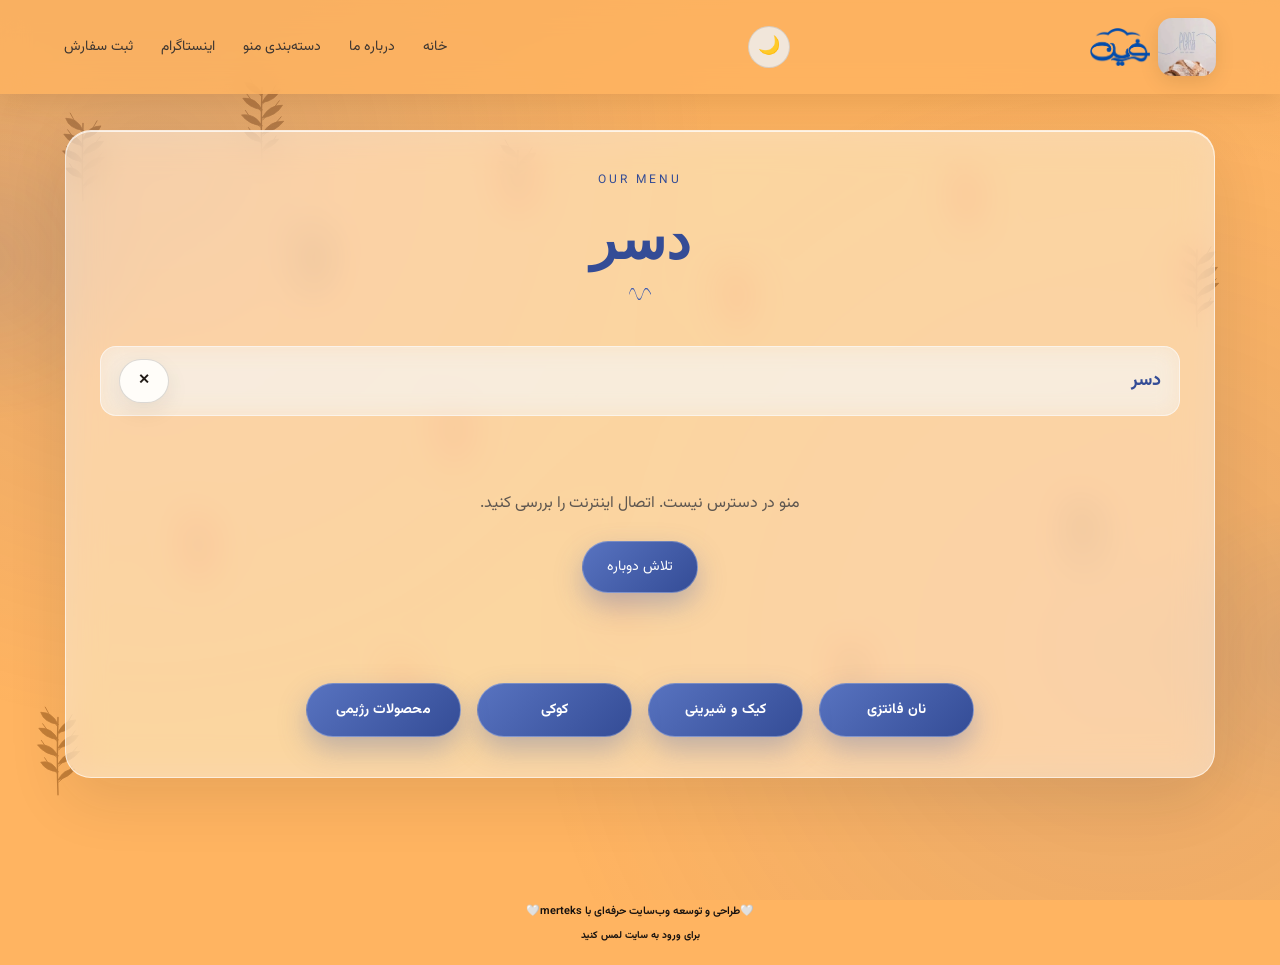
<file: dessert.html>
<!DOCTYPE html>
<html lang="fa" dir="rtl">
<head>
<meta charset="UTF-8">
<meta name="viewport" content="width=device-width, initial-scale=1.0">
<meta name="theme-color" content="#faf6f0" id="themeColorMeta">
<title>دسر | کافه نان فرین کاشان</title>
<meta name="description" content="دسرهای خوش‌طعم کافه نان فرین کاشان؛ منو و قیمت محصولات.">
<meta property="og:type" content="website">
<meta property="og:site_name" content="کافه نان فرین">
<meta property="og:locale" content="fa_IR">
<meta property="og:title" content="دسر | کافه نان فرین">
<meta property="og:description" content="دسرهای خوش‌طعم کافه نان فرین کاشان؛ منو و قیمت محصولات.">
<link rel="icon" type="image/png" sizes="64x64" href="assets/images/favicon.png">
<link rel="apple-touch-icon" href="assets/images/apple-touch-icon.png">
<link rel="preconnect" href="https://fonts.googleapis.com">
<link rel="preconnect" href="https://fonts.gstatic.com" crossorigin>
<link rel="preload" as="style" href="https://fonts.googleapis.com/css2?family=Vazirmatn:wght@400;600;700;800&family=Playfair+Display:wght@600;700&display=swap">
<link rel="stylesheet" href="https://fonts.googleapis.com/css2?family=Vazirmatn:wght@400;600;700;800&family=Playfair+Display:wght@600;700&display=swap" media="print" onload="this.media='all'">
<noscript><link rel="stylesheet" href="https://fonts.googleapis.com/css2?family=Vazirmatn:wght@400;600;700;800&family=Playfair+Display:wght@600;700&display=swap"></noscript>
<link rel="stylesheet" href="css/style.min.css?v=21">
</head>

<body data-category="dessert">
<!-- Animated wheat background (one shared drawing, reused 22 times) -->
<div class="wheat-motion" aria-hidden="true">
  <svg width="0" height="0" style="position:absolute" focusable="false">
    <symbol id="wheat" viewBox="0 0 100 150">
<g fill="currentColor" stroke="currentColor" stroke-width="1.2" stroke-linecap="round" stroke-linejoin="round">
<path d="M50 145 Q48 92 50 24" fill="none" stroke-width="2.2"/>
<path d="M50 35 Q28 32 23 16 Q42 16 50 35Z"/>
<path d="M50 48 Q72 44 78 28 Q59 28 50 48Z"/>
<path d="M50 59 Q29 56 20 41 Q40 39 50 59Z"/>
<path d="M50 72 Q73 68 82 52 Q61 51 50 72Z"/>
<path d="M50 84 Q29 82 18 67 Q39 64 50 84Z"/>
<path d="M50 97 Q72 92 84 77 Q62 76 50 97Z"/>
<path d="M50 109 Q31 108 23 94 Q41 90 50 109Z"/>
<path d="M50 122 Q68 117 76 105 Q59 104 50 122Z"/>
<path d="M49 38 Q37 23 30 8 M51 50 Q65 35 72 20 M49 62 Q35 48 26 34 M51 75 Q67 60 77 45 M49 87 Q33 75 24 60 M51 100 Q69 85 80 70 M49 112 Q36 101 29 87 M51 125 Q65 114 72 100" fill="none" stroke-width="1.4"/>
</g>
    </symbol>
  </svg>
  <span class="wheat-head wheat-head-1"><svg viewBox="0 0 100 150" aria-hidden="true"><use href="#wheat"/></svg></span>
  <span class="wheat-head wheat-head-2"><svg viewBox="0 0 100 150" aria-hidden="true"><use href="#wheat"/></svg></span>
  <span class="wheat-head wheat-head-3"><svg viewBox="0 0 100 150" aria-hidden="true"><use href="#wheat"/></svg></span>
  <span class="wheat-head wheat-head-4"><svg viewBox="0 0 100 150" aria-hidden="true"><use href="#wheat"/></svg></span>
  <span class="wheat-head wheat-head-5"><svg viewBox="0 0 100 150" aria-hidden="true"><use href="#wheat"/></svg></span>
  <span class="wheat-head wheat-head-6"><svg viewBox="0 0 100 150" aria-hidden="true"><use href="#wheat"/></svg></span>
  <span class="wheat-head wheat-head-7"><svg viewBox="0 0 100 150" aria-hidden="true"><use href="#wheat"/></svg></span>
  <span class="wheat-head wheat-head-8"><svg viewBox="0 0 100 150" aria-hidden="true"><use href="#wheat"/></svg></span>
  <span class="wheat-head wheat-head-9"><svg viewBox="0 0 100 150" aria-hidden="true"><use href="#wheat"/></svg></span>
  <span class="wheat-head wheat-head-10"><svg viewBox="0 0 100 150" aria-hidden="true"><use href="#wheat"/></svg></span>
  <span class="wheat-head wheat-head-11"><svg viewBox="0 0 100 150" aria-hidden="true"><use href="#wheat"/></svg></span>
  <span class="wheat-head wheat-head-12"><svg viewBox="0 0 100 150" aria-hidden="true"><use href="#wheat"/></svg></span>
  <span class="wheat-head wheat-head-13"><svg viewBox="0 0 100 150" aria-hidden="true"><use href="#wheat"/></svg></span>
  <span class="wheat-head wheat-head-14"><svg viewBox="0 0 100 150" aria-hidden="true"><use href="#wheat"/></svg></span>
</div>

<!-- Ambient background -->
<div class="ferin-field" aria-hidden="true">
  <div class="ferin-grid"></div>
  <div class="ferin-bloom"></div>
  <div class="ferin-shapes">
    <span class="ferin-shape ferin-shape--croissant">
      <svg viewBox="0 0 100 100">
        <path d="M14 70c0-26 18-44 36-44s36 18 36 44"/>
        <path d="M14 70c8 6 22 8 36 8s28-2 36-8"/>
        <path d="M30 66c2-16 12-28 20-28"/>
        <path d="M50 68c0-18 0-30 0-30"/>
        <path d="M70 66c-2-16-12-28-20-28"/>
      </svg>
    </span>
    <span class="ferin-shape ferin-shape--cake">
      <svg viewBox="0 0 100 100">
        <path d="M22 74h56"/>
        <path d="M26 74V52c0-4 2-6 6-6h36c4 0 6 2 6 6v22"/>
        <path d="M26 60c6 4 14 4 20 0s14-4 20 0 12 4 16 2"/>
        <path d="M50 46V34"/>
        <path d="M50 34c0-4 4-6 4-6"/>
      </svg>
    </span>
    <span class="ferin-shape ferin-shape--bread">
      <svg viewBox="0 0 100 100">
        <path d="M16 62c0-18 10-28 24-28 18 0 44 6 44 26 0 8-6 14-16 14H30c-8 0-14-5-14-12z"/>
        <path d="M36 40c-6 6-8 12-8 18"/>
        <path d="M50 38c-6 6-8 12-8 18"/>
        <path d="M64 40c-6 6-8 12-8 18"/>
      </svg>
    </span>
    <span class="ferin-shape ferin-shape--croissant2">
      <svg viewBox="0 0 100 100">
        <path d="M18 68c0-22 15-37 32-37s32 15 32 37"/>
        <path d="M18 68c7 5 20 7 32 7s25-2 32-7"/>
        <path d="M38 64c1-13 10-23 12-23"/>
        <path d="M62 64c-1-13-10-23-12-23"/>
      </svg>
    </span>
    <span class="ferin-shape ferin-shape--cup">
      <svg viewBox="0 0 100 100">
        <path d="M26 44h40v20c0 8-8 14-20 14s-20-6-20-14z"/>
        <path d="M66 50c8 0 12 4 12 9s-4 9-12 9"/>
        <path d="M34 36c0-4 3-6 3-6s3 2 3 6-3 6-3 6-3-2-3-6z"/>
        <path d="M48 36c0-4 3-6 3-6s3 2 3 6-3 6-3 6-3-2-3-6z"/>
      </svg>
    </span>
  </div>
</div>

<script>
/* Runs before first paint: saved theme. */
(function(){
  var dark=false;
  try{dark=localStorage.getItem("ferin-theme-final-v2")==="dark";}catch(e){}
  document.documentElement.setAttribute("data-theme",dark?"dark":"light");
  document.body.classList.toggle("dark",dark);
  document.body.setAttribute("data-theme",dark?"dark":"light");
  document.documentElement.style.colorScheme=dark?"dark":"light";
})();
</script>

<!-- Navigation -->
<header class="nav" id="navbar">
  <a href="index.html" class="logo-wrap">
    <img class="brand-logo" src="assets/images/logo.webp" alt="" decoding="async">
    <img class="farin-nav" src="assets/images/farin-wordmark.webp" alt="کافه نان فرین" decoding="async">
  </a>
  <div class="nav-actions">
    <button class="theme-toggle" id="themeToggle" type="button" aria-label="تغییر حالت شب و روز">☀️</button>
    <details class="mobile-menu">
      <summary class="mobile-menu-toggle" aria-label="باز کردن منو"><span aria-hidden="true">☰</span></summary>
      <nav class="mobile-menu-panel" aria-label="منوی اصلی">
        <a href="index.html#home">خانه</a>
        <a href="index.html#about">درباره ما</a>
        <a href="index.html#categories">دسته‌بندی منو</a>
        <a href="index.html#notice">اینستاگرام</a>
        <a href="index.html#order">ثبت سفارش</a>
      </nav>
    </details>
  </div>
  <nav class="nav-links" id="navLinks" aria-label="منوی اصلی">
    <a href="index.html#home">خانه</a>
    <a href="index.html#about">درباره ما</a>
    <a href="index.html#categories">دسته‌بندی منو</a>
    <a href="index.html#notice">اینستاگرام</a>
    <a href="index.html#order">ثبت سفارش</a>
  </nav>
</header>

<main>
<!-- Products of this category (loaded from Supabase by js/app.js) -->
<section class="menu-section visible" id="menu" style="padding-top:130px;min-height:70vh">
  <div class="container">
    <div class="section-head">
      <div class="section-kicker" lang="en">OUR MENU</div>
      <h1 class="section-title">دسر</h1>
    </div>
    <div class="menu-toolbar">
      <div class="current-category" id="currentCategory">دسر</div>
      <div class="products-count" id="productsCount"></div>
      <a class="ferin-category-close is-visible" id="ferinCategoryClose" href="index.html#categories" aria-label="بازگشت به دسته‌بندی‌ها" title="دسته‌بندی‌ها">✕</a>
    </div>
    <div class="product-grid" id="productGrid" aria-live="polite"></div>
    <div class="hero-buttons" style="margin-top:40px;justify-content:center;flex-wrap:wrap"><a class="btn btn-primary" href="fantasy.html">نان فانتزی</a><a class="btn btn-primary" href="cake.html">کیک و شیرینی</a><a class="btn btn-primary" href="cookie.html">کوکی</a><a class="btn btn-primary" href="diet.html">محصولات رژیمی</a></div>
  </div>
</section>
</main>

<footer class="merteks-footer">
  <span class="promo">🤍طراحی و توسعه وب‌سایت حرفه‌ای با merteks🤍</span>
  <span class="site-line"><a href="https://sam8913mt.github.io/marteks/" target="_blank" rel="noopener noreferrer">برای ورود به سایت لمس کنید</a></span>
</footer>

<!-- Quick view -->
<div id="ferinQuickView" role="dialog" aria-modal="true" aria-label="نمایش سریع محصول">
  <div class="ferin-qv-wrap">
    <button class="ferin-qv-close" type="button" aria-label="بستن">×</button>
    <div class="ferin-qv-card">
      <div class="ferin-qv-image"><img alt=""></div>
      <div class="ferin-qv-info">
        <div class="ferin-qv-kicker" lang="en">CAFE FERIN • MENU</div>
        <h3 class="ferin-qv-title"></h3>
        <p class="ferin-qv-desc"></p>
        <div class="ferin-qv-price"></div>
      </div>
    </div>
  </div>
</div>

<!-- Ambient lights (moved by script) -->
<div class="ferin-premium-light one" aria-hidden="true"></div>
<div class="ferin-premium-light two" aria-hidden="true"></div>

<script src="js/supabase.js" defer></script>
<script src="js/shared.min.js?v=19" defer></script>
<script src="js/app.js?v=22" defer></script>
</body>
</html>
</file>
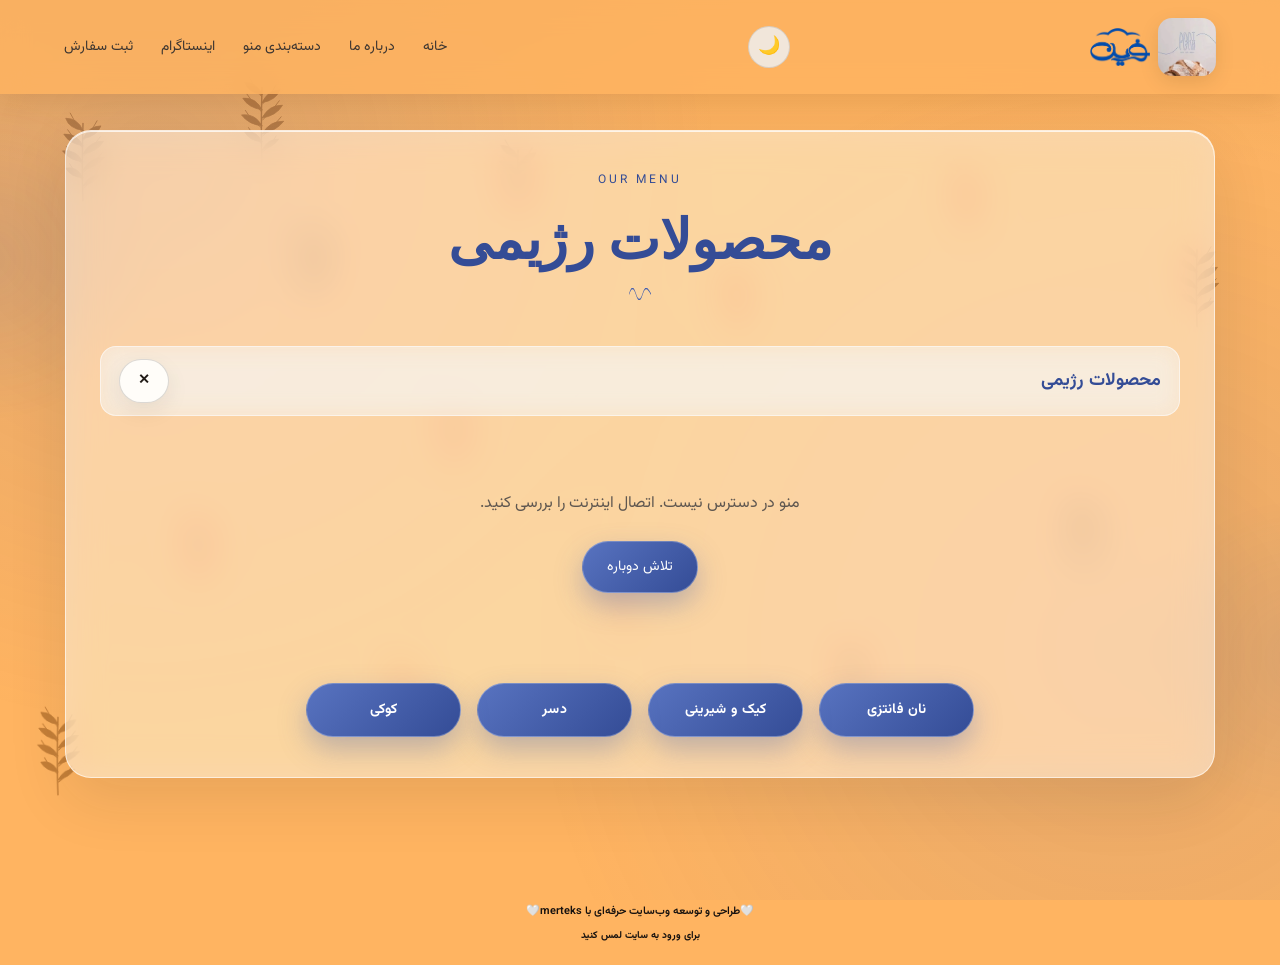
<file: diet.html>
<!DOCTYPE html>
<html lang="fa" dir="rtl">
<head>
<meta charset="UTF-8">
<meta name="viewport" content="width=device-width, initial-scale=1.0">
<meta name="theme-color" content="#faf6f0" id="themeColorMeta">
<title>محصولات رژیمی | کافه نان فرین کاشان</title>
<meta name="description" content="محصولات رژیمی و کم‌شیرین کافه نان فرین کاشان؛ منو و قیمت محصولات.">
<meta property="og:type" content="website">
<meta property="og:site_name" content="کافه نان فرین">
<meta property="og:locale" content="fa_IR">
<meta property="og:title" content="محصولات رژیمی | کافه نان فرین">
<meta property="og:description" content="محصولات رژیمی و کم‌شیرین کافه نان فرین کاشان؛ منو و قیمت محصولات.">
<link rel="icon" type="image/png" sizes="64x64" href="assets/images/favicon.png">
<link rel="apple-touch-icon" href="assets/images/apple-touch-icon.png">
<link rel="preconnect" href="https://fonts.googleapis.com">
<link rel="preconnect" href="https://fonts.gstatic.com" crossorigin>
<link rel="preload" as="style" href="https://fonts.googleapis.com/css2?family=Vazirmatn:wght@400;600;700;800&family=Playfair+Display:wght@600;700&display=swap">
<link rel="stylesheet" href="https://fonts.googleapis.com/css2?family=Vazirmatn:wght@400;600;700;800&family=Playfair+Display:wght@600;700&display=swap" media="print" onload="this.media='all'">
<noscript><link rel="stylesheet" href="https://fonts.googleapis.com/css2?family=Vazirmatn:wght@400;600;700;800&family=Playfair+Display:wght@600;700&display=swap"></noscript>
<link rel="stylesheet" href="css/style.min.css?v=21">
</head>

<body data-category="diet">
<!-- Animated wheat background (one shared drawing, reused 22 times) -->
<div class="wheat-motion" aria-hidden="true">
  <svg width="0" height="0" style="position:absolute" focusable="false">
    <symbol id="wheat" viewBox="0 0 100 150">
<g fill="currentColor" stroke="currentColor" stroke-width="1.2" stroke-linecap="round" stroke-linejoin="round">
<path d="M50 145 Q48 92 50 24" fill="none" stroke-width="2.2"/>
<path d="M50 35 Q28 32 23 16 Q42 16 50 35Z"/>
<path d="M50 48 Q72 44 78 28 Q59 28 50 48Z"/>
<path d="M50 59 Q29 56 20 41 Q40 39 50 59Z"/>
<path d="M50 72 Q73 68 82 52 Q61 51 50 72Z"/>
<path d="M50 84 Q29 82 18 67 Q39 64 50 84Z"/>
<path d="M50 97 Q72 92 84 77 Q62 76 50 97Z"/>
<path d="M50 109 Q31 108 23 94 Q41 90 50 109Z"/>
<path d="M50 122 Q68 117 76 105 Q59 104 50 122Z"/>
<path d="M49 38 Q37 23 30 8 M51 50 Q65 35 72 20 M49 62 Q35 48 26 34 M51 75 Q67 60 77 45 M49 87 Q33 75 24 60 M51 100 Q69 85 80 70 M49 112 Q36 101 29 87 M51 125 Q65 114 72 100" fill="none" stroke-width="1.4"/>
</g>
    </symbol>
  </svg>
  <span class="wheat-head wheat-head-1"><svg viewBox="0 0 100 150" aria-hidden="true"><use href="#wheat"/></svg></span>
  <span class="wheat-head wheat-head-2"><svg viewBox="0 0 100 150" aria-hidden="true"><use href="#wheat"/></svg></span>
  <span class="wheat-head wheat-head-3"><svg viewBox="0 0 100 150" aria-hidden="true"><use href="#wheat"/></svg></span>
  <span class="wheat-head wheat-head-4"><svg viewBox="0 0 100 150" aria-hidden="true"><use href="#wheat"/></svg></span>
  <span class="wheat-head wheat-head-5"><svg viewBox="0 0 100 150" aria-hidden="true"><use href="#wheat"/></svg></span>
  <span class="wheat-head wheat-head-6"><svg viewBox="0 0 100 150" aria-hidden="true"><use href="#wheat"/></svg></span>
  <span class="wheat-head wheat-head-7"><svg viewBox="0 0 100 150" aria-hidden="true"><use href="#wheat"/></svg></span>
  <span class="wheat-head wheat-head-8"><svg viewBox="0 0 100 150" aria-hidden="true"><use href="#wheat"/></svg></span>
  <span class="wheat-head wheat-head-9"><svg viewBox="0 0 100 150" aria-hidden="true"><use href="#wheat"/></svg></span>
  <span class="wheat-head wheat-head-10"><svg viewBox="0 0 100 150" aria-hidden="true"><use href="#wheat"/></svg></span>
  <span class="wheat-head wheat-head-11"><svg viewBox="0 0 100 150" aria-hidden="true"><use href="#wheat"/></svg></span>
  <span class="wheat-head wheat-head-12"><svg viewBox="0 0 100 150" aria-hidden="true"><use href="#wheat"/></svg></span>
  <span class="wheat-head wheat-head-13"><svg viewBox="0 0 100 150" aria-hidden="true"><use href="#wheat"/></svg></span>
  <span class="wheat-head wheat-head-14"><svg viewBox="0 0 100 150" aria-hidden="true"><use href="#wheat"/></svg></span>
</div>

<!-- Ambient background -->
<div class="ferin-field" aria-hidden="true">
  <div class="ferin-grid"></div>
  <div class="ferin-bloom"></div>
  <div class="ferin-shapes">
    <span class="ferin-shape ferin-shape--croissant">
      <svg viewBox="0 0 100 100">
        <path d="M14 70c0-26 18-44 36-44s36 18 36 44"/>
        <path d="M14 70c8 6 22 8 36 8s28-2 36-8"/>
        <path d="M30 66c2-16 12-28 20-28"/>
        <path d="M50 68c0-18 0-30 0-30"/>
        <path d="M70 66c-2-16-12-28-20-28"/>
      </svg>
    </span>
    <span class="ferin-shape ferin-shape--cake">
      <svg viewBox="0 0 100 100">
        <path d="M22 74h56"/>
        <path d="M26 74V52c0-4 2-6 6-6h36c4 0 6 2 6 6v22"/>
        <path d="M26 60c6 4 14 4 20 0s14-4 20 0 12 4 16 2"/>
        <path d="M50 46V34"/>
        <path d="M50 34c0-4 4-6 4-6"/>
      </svg>
    </span>
    <span class="ferin-shape ferin-shape--bread">
      <svg viewBox="0 0 100 100">
        <path d="M16 62c0-18 10-28 24-28 18 0 44 6 44 26 0 8-6 14-16 14H30c-8 0-14-5-14-12z"/>
        <path d="M36 40c-6 6-8 12-8 18"/>
        <path d="M50 38c-6 6-8 12-8 18"/>
        <path d="M64 40c-6 6-8 12-8 18"/>
      </svg>
    </span>
    <span class="ferin-shape ferin-shape--croissant2">
      <svg viewBox="0 0 100 100">
        <path d="M18 68c0-22 15-37 32-37s32 15 32 37"/>
        <path d="M18 68c7 5 20 7 32 7s25-2 32-7"/>
        <path d="M38 64c1-13 10-23 12-23"/>
        <path d="M62 64c-1-13-10-23-12-23"/>
      </svg>
    </span>
    <span class="ferin-shape ferin-shape--cup">
      <svg viewBox="0 0 100 100">
        <path d="M26 44h40v20c0 8-8 14-20 14s-20-6-20-14z"/>
        <path d="M66 50c8 0 12 4 12 9s-4 9-12 9"/>
        <path d="M34 36c0-4 3-6 3-6s3 2 3 6-3 6-3 6-3-2-3-6z"/>
        <path d="M48 36c0-4 3-6 3-6s3 2 3 6-3 6-3 6-3-2-3-6z"/>
      </svg>
    </span>
  </div>
</div>

<script>
/* Runs before first paint: saved theme. */
(function(){
  var dark=false;
  try{dark=localStorage.getItem("ferin-theme-final-v2")==="dark";}catch(e){}
  document.documentElement.setAttribute("data-theme",dark?"dark":"light");
  document.body.classList.toggle("dark",dark);
  document.body.setAttribute("data-theme",dark?"dark":"light");
  document.documentElement.style.colorScheme=dark?"dark":"light";
})();
</script>

<!-- Navigation -->
<header class="nav" id="navbar">
  <a href="index.html" class="logo-wrap">
    <img class="brand-logo" src="assets/images/logo.webp" alt="" decoding="async">
    <img class="farin-nav" src="assets/images/farin-wordmark.webp" alt="کافه نان فرین" decoding="async">
  </a>
  <div class="nav-actions">
    <button class="theme-toggle" id="themeToggle" type="button" aria-label="تغییر حالت شب و روز">☀️</button>
    <details class="mobile-menu">
      <summary class="mobile-menu-toggle" aria-label="باز کردن منو"><span aria-hidden="true">☰</span></summary>
      <nav class="mobile-menu-panel" aria-label="منوی اصلی">
        <a href="index.html#home">خانه</a>
        <a href="index.html#about">درباره ما</a>
        <a href="index.html#categories">دسته‌بندی منو</a>
        <a href="index.html#notice">اینستاگرام</a>
        <a href="index.html#order">ثبت سفارش</a>
      </nav>
    </details>
  </div>
  <nav class="nav-links" id="navLinks" aria-label="منوی اصلی">
    <a href="index.html#home">خانه</a>
    <a href="index.html#about">درباره ما</a>
    <a href="index.html#categories">دسته‌بندی منو</a>
    <a href="index.html#notice">اینستاگرام</a>
    <a href="index.html#order">ثبت سفارش</a>
  </nav>
</header>

<main>
<!-- Products of this category (loaded from Supabase by js/app.js) -->
<section class="menu-section visible" id="menu" style="padding-top:130px;min-height:70vh">
  <div class="container">
    <div class="section-head">
      <div class="section-kicker" lang="en">OUR MENU</div>
      <h1 class="section-title">محصولات رژیمی</h1>
    </div>
    <div class="menu-toolbar">
      <div class="current-category" id="currentCategory">محصولات رژیمی</div>
      <div class="products-count" id="productsCount"></div>
      <a class="ferin-category-close is-visible" id="ferinCategoryClose" href="index.html#categories" aria-label="بازگشت به دسته‌بندی‌ها" title="دسته‌بندی‌ها">✕</a>
    </div>
    <div class="product-grid" id="productGrid" aria-live="polite"></div>
    <div class="hero-buttons" style="margin-top:40px;justify-content:center;flex-wrap:wrap"><a class="btn btn-primary" href="fantasy.html">نان فانتزی</a><a class="btn btn-primary" href="cake.html">کیک و شیرینی</a><a class="btn btn-primary" href="dessert.html">دسر</a><a class="btn btn-primary" href="cookie.html">کوکی</a></div>
  </div>
</section>
</main>

<footer class="merteks-footer">
  <span class="promo">🤍طراحی و توسعه وب‌سایت حرفه‌ای با merteks🤍</span>
  <span class="site-line"><a href="https://sam8913mt.github.io/marteks/" target="_blank" rel="noopener noreferrer">برای ورود به سایت لمس کنید</a></span>
</footer>

<!-- Quick view -->
<div id="ferinQuickView" role="dialog" aria-modal="true" aria-label="نمایش سریع محصول">
  <div class="ferin-qv-wrap">
    <button class="ferin-qv-close" type="button" aria-label="بستن">×</button>
    <div class="ferin-qv-card">
      <div class="ferin-qv-image"><img alt=""></div>
      <div class="ferin-qv-info">
        <div class="ferin-qv-kicker" lang="en">CAFE FERIN • MENU</div>
        <h3 class="ferin-qv-title"></h3>
        <p class="ferin-qv-desc"></p>
        <div class="ferin-qv-price"></div>
      </div>
    </div>
  </div>
</div>

<!-- Ambient lights (moved by script) -->
<div class="ferin-premium-light one" aria-hidden="true"></div>
<div class="ferin-premium-light two" aria-hidden="true"></div>

<script src="js/supabase.js" defer></script>
<script src="js/shared.min.js?v=19" defer></script>
<script src="js/app.js?v=22" defer></script>
</body>
</html>
</file>
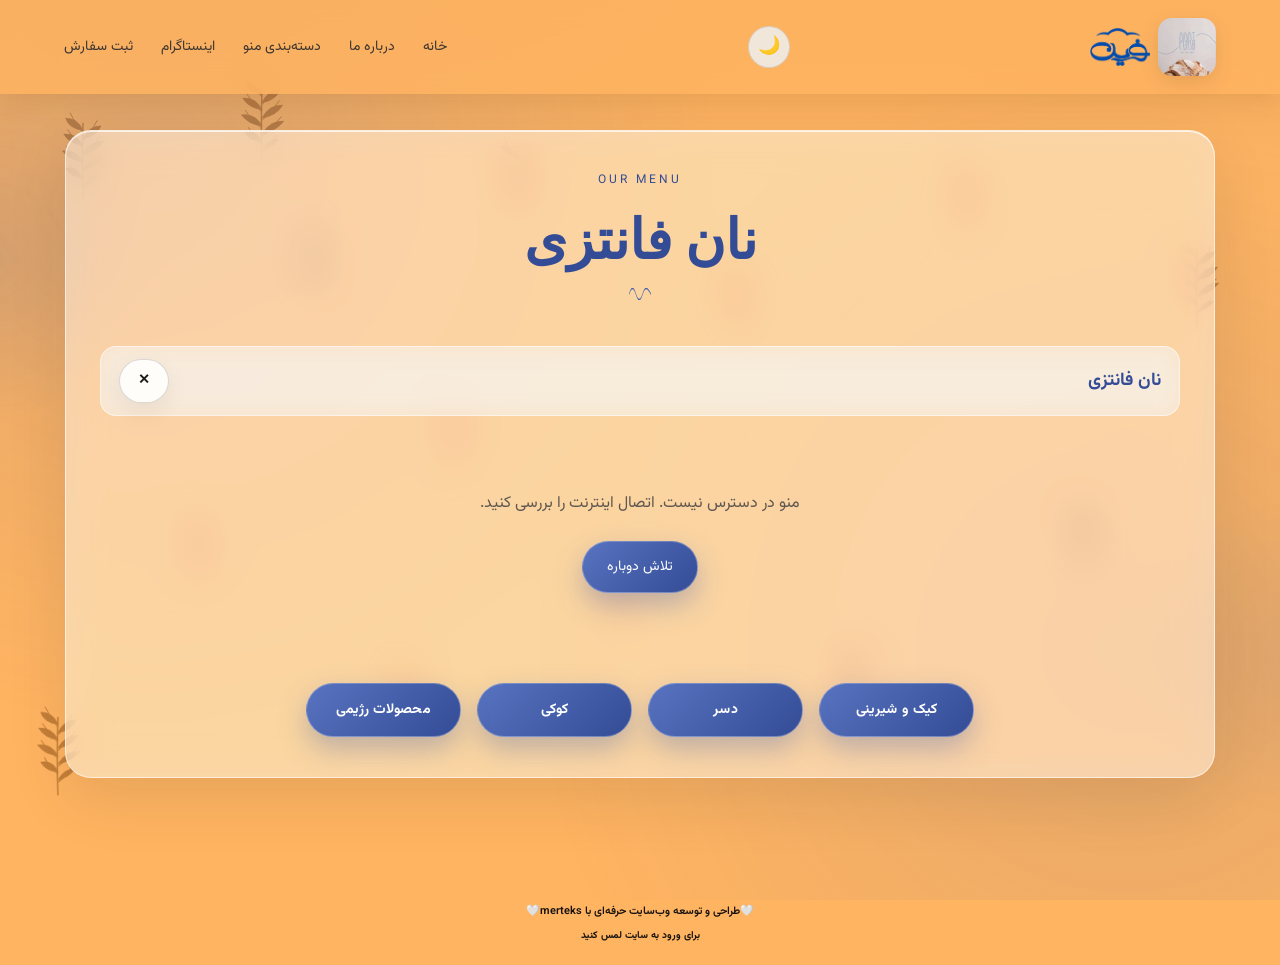
<file: fantasy.html>
<!DOCTYPE html>
<html lang="fa" dir="rtl">
<head>
<meta charset="UTF-8">
<meta name="viewport" content="width=device-width, initial-scale=1.0">
<meta name="theme-color" content="#faf6f0" id="themeColorMeta">
<title>نان فانتزی | کافه نان فرین کاشان</title>
<meta name="description" content="نان تازه و فانتزی؛ خمیرترش، بربری، رول و انواع نان کافه نان فرین کاشان.">
<meta property="og:type" content="website">
<meta property="og:site_name" content="کافه نان فرین">
<meta property="og:locale" content="fa_IR">
<meta property="og:title" content="نان فانتزی | کافه نان فرین">
<meta property="og:description" content="نان تازه و فانتزی؛ خمیرترش، بربری، رول و انواع نان کافه نان فرین کاشان.">
<link rel="icon" type="image/png" sizes="64x64" href="assets/images/favicon.png">
<link rel="apple-touch-icon" href="assets/images/apple-touch-icon.png">
<link rel="preconnect" href="https://fonts.googleapis.com">
<link rel="preconnect" href="https://fonts.gstatic.com" crossorigin>
<link rel="preload" as="style" href="https://fonts.googleapis.com/css2?family=Vazirmatn:wght@400;600;700;800&family=Playfair+Display:wght@600;700&display=swap">
<link rel="stylesheet" href="https://fonts.googleapis.com/css2?family=Vazirmatn:wght@400;600;700;800&family=Playfair+Display:wght@600;700&display=swap" media="print" onload="this.media='all'">
<noscript><link rel="stylesheet" href="https://fonts.googleapis.com/css2?family=Vazirmatn:wght@400;600;700;800&family=Playfair+Display:wght@600;700&display=swap"></noscript>
<link rel="stylesheet" href="css/style.min.css?v=21">
</head>

<body data-category="fantasy">
<!-- Animated wheat background (one shared drawing, reused 22 times) -->
<div class="wheat-motion" aria-hidden="true">
  <svg width="0" height="0" style="position:absolute" focusable="false">
    <symbol id="wheat" viewBox="0 0 100 150">
<g fill="currentColor" stroke="currentColor" stroke-width="1.2" stroke-linecap="round" stroke-linejoin="round">
<path d="M50 145 Q48 92 50 24" fill="none" stroke-width="2.2"/>
<path d="M50 35 Q28 32 23 16 Q42 16 50 35Z"/>
<path d="M50 48 Q72 44 78 28 Q59 28 50 48Z"/>
<path d="M50 59 Q29 56 20 41 Q40 39 50 59Z"/>
<path d="M50 72 Q73 68 82 52 Q61 51 50 72Z"/>
<path d="M50 84 Q29 82 18 67 Q39 64 50 84Z"/>
<path d="M50 97 Q72 92 84 77 Q62 76 50 97Z"/>
<path d="M50 109 Q31 108 23 94 Q41 90 50 109Z"/>
<path d="M50 122 Q68 117 76 105 Q59 104 50 122Z"/>
<path d="M49 38 Q37 23 30 8 M51 50 Q65 35 72 20 M49 62 Q35 48 26 34 M51 75 Q67 60 77 45 M49 87 Q33 75 24 60 M51 100 Q69 85 80 70 M49 112 Q36 101 29 87 M51 125 Q65 114 72 100" fill="none" stroke-width="1.4"/>
</g>
    </symbol>
  </svg>
  <span class="wheat-head wheat-head-1"><svg viewBox="0 0 100 150" aria-hidden="true"><use href="#wheat"/></svg></span>
  <span class="wheat-head wheat-head-2"><svg viewBox="0 0 100 150" aria-hidden="true"><use href="#wheat"/></svg></span>
  <span class="wheat-head wheat-head-3"><svg viewBox="0 0 100 150" aria-hidden="true"><use href="#wheat"/></svg></span>
  <span class="wheat-head wheat-head-4"><svg viewBox="0 0 100 150" aria-hidden="true"><use href="#wheat"/></svg></span>
  <span class="wheat-head wheat-head-5"><svg viewBox="0 0 100 150" aria-hidden="true"><use href="#wheat"/></svg></span>
  <span class="wheat-head wheat-head-6"><svg viewBox="0 0 100 150" aria-hidden="true"><use href="#wheat"/></svg></span>
  <span class="wheat-head wheat-head-7"><svg viewBox="0 0 100 150" aria-hidden="true"><use href="#wheat"/></svg></span>
  <span class="wheat-head wheat-head-8"><svg viewBox="0 0 100 150" aria-hidden="true"><use href="#wheat"/></svg></span>
  <span class="wheat-head wheat-head-9"><svg viewBox="0 0 100 150" aria-hidden="true"><use href="#wheat"/></svg></span>
  <span class="wheat-head wheat-head-10"><svg viewBox="0 0 100 150" aria-hidden="true"><use href="#wheat"/></svg></span>
  <span class="wheat-head wheat-head-11"><svg viewBox="0 0 100 150" aria-hidden="true"><use href="#wheat"/></svg></span>
  <span class="wheat-head wheat-head-12"><svg viewBox="0 0 100 150" aria-hidden="true"><use href="#wheat"/></svg></span>
  <span class="wheat-head wheat-head-13"><svg viewBox="0 0 100 150" aria-hidden="true"><use href="#wheat"/></svg></span>
  <span class="wheat-head wheat-head-14"><svg viewBox="0 0 100 150" aria-hidden="true"><use href="#wheat"/></svg></span>
</div>

<!-- Ambient background -->
<div class="ferin-field" aria-hidden="true">
  <div class="ferin-grid"></div>
  <div class="ferin-bloom"></div>
  <div class="ferin-shapes">
    <span class="ferin-shape ferin-shape--croissant">
      <svg viewBox="0 0 100 100">
        <path d="M14 70c0-26 18-44 36-44s36 18 36 44"/>
        <path d="M14 70c8 6 22 8 36 8s28-2 36-8"/>
        <path d="M30 66c2-16 12-28 20-28"/>
        <path d="M50 68c0-18 0-30 0-30"/>
        <path d="M70 66c-2-16-12-28-20-28"/>
      </svg>
    </span>
    <span class="ferin-shape ferin-shape--cake">
      <svg viewBox="0 0 100 100">
        <path d="M22 74h56"/>
        <path d="M26 74V52c0-4 2-6 6-6h36c4 0 6 2 6 6v22"/>
        <path d="M26 60c6 4 14 4 20 0s14-4 20 0 12 4 16 2"/>
        <path d="M50 46V34"/>
        <path d="M50 34c0-4 4-6 4-6"/>
      </svg>
    </span>
    <span class="ferin-shape ferin-shape--bread">
      <svg viewBox="0 0 100 100">
        <path d="M16 62c0-18 10-28 24-28 18 0 44 6 44 26 0 8-6 14-16 14H30c-8 0-14-5-14-12z"/>
        <path d="M36 40c-6 6-8 12-8 18"/>
        <path d="M50 38c-6 6-8 12-8 18"/>
        <path d="M64 40c-6 6-8 12-8 18"/>
      </svg>
    </span>
    <span class="ferin-shape ferin-shape--croissant2">
      <svg viewBox="0 0 100 100">
        <path d="M18 68c0-22 15-37 32-37s32 15 32 37"/>
        <path d="M18 68c7 5 20 7 32 7s25-2 32-7"/>
        <path d="M38 64c1-13 10-23 12-23"/>
        <path d="M62 64c-1-13-10-23-12-23"/>
      </svg>
    </span>
    <span class="ferin-shape ferin-shape--cup">
      <svg viewBox="0 0 100 100">
        <path d="M26 44h40v20c0 8-8 14-20 14s-20-6-20-14z"/>
        <path d="M66 50c8 0 12 4 12 9s-4 9-12 9"/>
        <path d="M34 36c0-4 3-6 3-6s3 2 3 6-3 6-3 6-3-2-3-6z"/>
        <path d="M48 36c0-4 3-6 3-6s3 2 3 6-3 6-3 6-3-2-3-6z"/>
      </svg>
    </span>
  </div>
</div>

<script>
/* Runs before first paint: saved theme. */
(function(){
  var dark=false;
  try{dark=localStorage.getItem("ferin-theme-final-v2")==="dark";}catch(e){}
  document.documentElement.setAttribute("data-theme",dark?"dark":"light");
  document.body.classList.toggle("dark",dark);
  document.body.setAttribute("data-theme",dark?"dark":"light");
  document.documentElement.style.colorScheme=dark?"dark":"light";
})();
</script>

<!-- Navigation -->
<header class="nav" id="navbar">
  <a href="index.html" class="logo-wrap">
    <img class="brand-logo" src="assets/images/logo.webp" alt="" decoding="async">
    <img class="farin-nav" src="assets/images/farin-wordmark.webp" alt="کافه نان فرین" decoding="async">
  </a>
  <div class="nav-actions">
    <button class="theme-toggle" id="themeToggle" type="button" aria-label="تغییر حالت شب و روز">☀️</button>
    <details class="mobile-menu">
      <summary class="mobile-menu-toggle" aria-label="باز کردن منو"><span aria-hidden="true">☰</span></summary>
      <nav class="mobile-menu-panel" aria-label="منوی اصلی">
        <a href="index.html#home">خانه</a>
        <a href="index.html#about">درباره ما</a>
        <a href="index.html#categories">دسته‌بندی منو</a>
        <a href="index.html#notice">اینستاگرام</a>
        <a href="index.html#order">ثبت سفارش</a>
      </nav>
    </details>
  </div>
  <nav class="nav-links" id="navLinks" aria-label="منوی اصلی">
    <a href="index.html#home">خانه</a>
    <a href="index.html#about">درباره ما</a>
    <a href="index.html#categories">دسته‌بندی منو</a>
    <a href="index.html#notice">اینستاگرام</a>
    <a href="index.html#order">ثبت سفارش</a>
  </nav>
</header>

<main>
<!-- Products of this category (loaded from Supabase by js/app.js) -->
<section class="menu-section visible" id="menu" style="padding-top:130px;min-height:70vh">
  <div class="container">
    <div class="section-head">
      <div class="section-kicker" lang="en">OUR MENU</div>
      <h1 class="section-title">نان فانتزی</h1>
    </div>
    <div class="menu-toolbar">
      <div class="current-category" id="currentCategory">نان فانتزی</div>
      <div class="products-count" id="productsCount"></div>
      <a class="ferin-category-close is-visible" id="ferinCategoryClose" href="index.html#categories" aria-label="بازگشت به دسته‌بندی‌ها" title="دسته‌بندی‌ها">✕</a>
    </div>
    <div class="product-grid" id="productGrid" aria-live="polite"></div>
    <div class="hero-buttons" style="margin-top:40px;justify-content:center;flex-wrap:wrap"><a class="btn btn-primary" href="cake.html">کیک و شیرینی</a><a class="btn btn-primary" href="dessert.html">دسر</a><a class="btn btn-primary" href="cookie.html">کوکی</a><a class="btn btn-primary" href="diet.html">محصولات رژیمی</a></div>
  </div>
</section>
</main>

<footer class="merteks-footer">
  <span class="promo">🤍طراحی و توسعه وب‌سایت حرفه‌ای با merteks🤍</span>
  <span class="site-line"><a href="https://sam8913mt.github.io/marteks/" target="_blank" rel="noopener noreferrer">برای ورود به سایت لمس کنید</a></span>
</footer>

<!-- Quick view -->
<div id="ferinQuickView" role="dialog" aria-modal="true" aria-label="نمایش سریع محصول">
  <div class="ferin-qv-wrap">
    <button class="ferin-qv-close" type="button" aria-label="بستن">×</button>
    <div class="ferin-qv-card">
      <div class="ferin-qv-image"><img alt=""></div>
      <div class="ferin-qv-info">
        <div class="ferin-qv-kicker" lang="en">CAFE FERIN • MENU</div>
        <h3 class="ferin-qv-title"></h3>
        <p class="ferin-qv-desc"></p>
        <div class="ferin-qv-price"></div>
      </div>
    </div>
  </div>
</div>

<!-- Ambient lights (moved by script) -->
<div class="ferin-premium-light one" aria-hidden="true"></div>
<div class="ferin-premium-light two" aria-hidden="true"></div>

<script src="js/supabase.js" defer></script>
<script src="js/shared.min.js?v=19" defer></script>
<script src="js/app.js?v=22" defer></script>
</body>
</html>
</file>
<file: css/style.min.css>
*{margin:0;padding:0}body{font-family:"Vazirmatn",sans-serif}a{text-decoration:none;color:inherit}button{font-family:inherit}img{display:block}#intro{align-items:center;justify-content:center}.intro-inner{text-align:center}.intro-small{font-size:12px;letter-spacing:5px;text-transform:uppercase;opacity:.6;margin-bottom:18px;direction:ltr}.intro-title{font-family:"Playfair Display",serif;font-size:clamp(52px,11vw,110px);font-weight:600;letter-spacing:-2px}.intro-line{width:0;height:1px;margin:22px auto 0;animation:lineGrow 1.1s ease forwards .35s}@keyframes lineGrow{to{width:150px}}.intro-dot{width:6px;height:6px;border-radius:50%;margin:18px auto 0;animation:pulse 1s infinite}@keyframes pulse{50%{transform:scale(1.7);opacity:.4}}.nav{top:0;left:0;right:0;padding:18px 5%;display:flex;align-items:center;justify-content:space-between}.nav.scrolled{box-shadow:0 8px 30px rgba(0,0,0,.07);padding-top:12px;padding-bottom:12px}.brand-logo{width:58px;height:58px;object-fit:cover;border-radius:14px;box-shadow:0 6px 20px rgba(0,0,0,.10);background:#fff}.logo-wrap{display:flex;align-items:center}.theme-toggle{width:42px;height:42px;border:1px solid var(--line);border-radius:50%;display:flex;align-items:center;justify-content:center;cursor:pointer;font-size:18px}.theme-toggle:hover{transform:rotate(12deg) scale(1.05)}.nav-actions{display:flex;align-items:center;gap:10px}.nav-links{display:flex;gap:28px;align-items:center}.nav-links a{font-size:14px}.hero{min-height:100svh;position:relative;display:flex;align-items:center;overflow:hidden}.hero-content{width:min(1100px,90%);margin:auto;padding-top:70px}.eyebrow{font-size:12px;letter-spacing:4px;margin-bottom:18px}.hero h1{font-family:"Playfair Display",serif;font-size:clamp(62px,10vw,130px);line-height:.95;direction:ltr}.hero p{max-width:500px;margin:28px 0 32px;font-size:15px}.hero-buttons{display:flex;flex-wrap:wrap}.btn{display:inline-flex;align-items:center;justify-content:center;padding:14px 24px;border-radius:40px;font-size:14px;transition:.3s;cursor:pointer}.scroll-indicator{font-size:11px;display:flex;gap:10px;align-items:center}.scroll-indicator span{width:45px;height:1px}section{padding:100px 5%}.container{width:min(1150px,100%)}.section-head{margin-bottom:45px}.section-kicker{font-size:12px;letter-spacing:3px;margin-bottom:10px}.section-title{font-family:"Playfair Display",serif;font-size:clamp(34px,5vw,55px);direction:ltr}.section-text{margin:15px auto 0;max-width:620px;line-height:2}.about-grid{gap:55px;align-items:center}.about-copy .section-title{margin-bottom:20px}.about-copy p{line-height:2.1;margin-bottom:18px}.category{text-align:center;cursor:pointer}.category:hover,.category.active{transform:translateY(-5px)}.menu-section{display:none}.menu-section.visible{display:block}.menu-toolbar{margin-bottom:25px;flex-wrap:wrap}.current-category{font-size:18px;font-weight:700}.products-count{font-size:12px}.empty{grid-column:1/-1;text-align:center;padding:50px;color:var(--muted)}.notice{border-radius:28px;padding:45px;display:grid;grid-template-columns:1fr 1fr;gap:35px}.notice h2{font-family:"Playfair Display",serif;font-size:42px;direction:ltr}.notice p{line-height:2;margin-top:10px}.notice-box span{font-size:14px;line-height:2}.order-grid{display:grid;grid-template-columns:1fr 1fr;gap:22px}.order-card{border-radius:25px;padding:30px}.order-card:hover{transform:translateY(-4px)}.order-icon{margin-bottom:18px}.order-card h3{font-size:19px;margin-bottom:9px}.order-card p{font-size:13px;line-height:2}.order-link{display:inline-block;margin-top:18px;direction:ltr}.order-note{grid-column:1/-1;padding:23px;border-radius:18px;font-size:14px}:root{--paper:#fffdf9;--line:rgba(23,18,15,.10);--hero-text:#17120f}.scroll-indicator span{background:var(--hero-text)}body.dark{--paper:#1b1715;--line:rgba(255,255,255,.11);--hero-text:#fffaf4}@media(max-width:850px){.brand-logo{width:50px;height:50px}.about-grid,.notice,.order-grid{grid-template-columns:1fr}.order-note{grid-column:auto}}@media(max-width:560px){.notice{padding:30px 23px}.notice h2{font-size:34px}}.intro-logo{width:82px;height:82px;object-fit:contain;display:block;margin:0 auto 20px;border-radius:12px;opacity:0;transform:translateY(8px) scale(.94);animation:introLogoIn .8s ease forwards .08s}@keyframes introLogoIn{to{opacity:1;transform:translateY(0) scale(1)}}body,.nav,.nav.scrolled,.nav-links,.hero,.about-grid,.categories,.category,.menu-section,.product-card,.notice-wrap,.notice,.notice-box,.order-section,.order-card,.order-note,footer,.theme-toggle{transition:background-color .45s ease,color .45s ease,border-color .45s ease,box-shadow .45s ease,opacity .45s ease}body:not(.dark) .scroll-indicator span{background:#17120f}@media(max-width:850px){.nav-links a:not(.order-nav)::after{content:"";position:absolute;right:10%;left:10%;bottom:2px;height:1px;transform:scaleX(0)}.nav-links a:hover::after{transform:scaleX(1)}}.hero-content > *{opacity:0;animation:heroRise .9s cubic-bezier(.22,1,.36,1) forwards}.hero-content .eyebrow{animation-delay:.15s}.hero-content p{animation-delay:.40s}.hero-content .hero-buttons{animation-delay:.54s}@keyframes heroRise{from{opacity:0;transform:translateY(24px)}to{opacity:1;transform:translateY(0)}}.hero::after{border-radius:50%}.theme-toggle{position:relative;overflow:hidden}.theme-toggle::after{content:"";position:absolute;inset:0;border-radius:50%;background:rgba(70,96,174,.18);transform:scale(0);transition:transform .35s ease}.theme-toggle:active::after{transform:scale(1)}.notice .instagram-box{width:min(235px,72%);min-height:185px;margin:0 auto;padding:24px 18px;border-radius:24px;display:flex;flex-direction:column;align-items:center;justify-content:center;gap:8px;text-decoration:none;box-shadow:0 12px 30px rgba(70,96,174,.10)}.instagram-box-label{font-family:"Instagram Sans","Helvetica Neue",Arial,sans-serif;font-weight:700;direction:ltr}.instagram-box-handle{direction:ltr}.notice .instagram-box:hover{box-shadow:0 20px 45px rgba(70,96,174,.17)}@media(max-width:560px){.notice .instagram-box{width:210px;min-height:170px;padding:20px 16px}}#intro::before{content:"";position:absolute;inset:0;z-index:-1}html,body{width:100%!important;max-width:100%!important;margin:0!important;padding:0!important}#intro{min-width:0!important;max-width:none!important;box-sizing:border-box!important}.hero,.nav,.about,.categories,.menu-section,.notice-wrap,.order-section,footer{max-width:100%;overflow-x:clip}@media (max-width:850px){.nav-links{overflow-x:hidden!important;justify-content:flex-start!important}.nav-links a{align-items:center!important;justify-content:center!important;min-height:52px!important;width:100%!important;box-sizing:border-box!important;flex:0 0 auto!important;margin:0!important}.nav::after{content:"";position:fixed;inset:0;z-index:-1;opacity:0;pointer-events:none;transition:opacity .25s ease}}.instagram-box{background:#f3e8dc!important}.instagram-box strong,.instagram-box span{color:#211b17!important}@media(max-width:850px){.nav::after{background:rgba(255,255,255,.62)!important}}html,body{color-scheme:light!important}body,main,section,header,footer,nav,article,aside,.hero,.about,.categories,.menu-section,.notice,.notice-wrap,.order-section,.order-card,.category,.product-card,.nav-links,#intro,.intro-inner{transition:background-color .35s ease,color .35s ease,border-color .35s ease,box-shadow .35s ease!important}body:not(.dark),body:not(.dark) main,body:not(.dark) section,body:not(.dark) .about,body:not(.dark) .categories,body:not(.dark) .menu-section,body:not(.dark) .notice-wrap,body:not(.dark) .order-section,body:not(.dark) footer{color:#211b17!important}body:not(.dark) .nav-links a,body:not(.dark) .section-title,body:not(.dark) .section-text,body:not(.dark) .product-name,body:not(.dark) .product-desc,body:not(.dark) .products-count,body:not(.dark) .about-copy,body:not(.dark) .about-copy p,body:not(.dark) .category,body:not(.dark) .notice,body:not(.dark) .notice-box,body:not(.dark) .order-card,body:not(.dark) .order-card h3,body:not(.dark) .order-card p{color:#211b17!important}body:not(.dark) .category,body:not(.dark) .product-card,body:not(.dark) .notice,body:not(.dark) .order-card{background:#fffdf9!important;border-color:rgba(33,27,23,.12)!important}html:has(body.dark),body.dark,body.dark main,body.dark section,body.dark .about,body.dark .categories,body.dark .menu-section,body.dark .notice-wrap,body.dark .order-section,body.dark footer{color:#f5eee7!important}body.dark .nav-links a,body.dark .section-title,body.dark .section-text,body.dark .product-name,body.dark .product-desc,body.dark .products-count,body.dark .about-copy,body.dark .about-copy p,body.dark .category,body.dark .notice,body.dark .notice-box,body.dark .order-card,body.dark .order-card h3,body.dark .order-card p{color:#f5eee7!important}body.dark .category,body.dark .product-card,body.dark .notice,body.dark .order-card{background:#171310!important}body:not(.dark) input,body:not(.dark) textarea,body:not(.dark) select{background:#fffdf9!important;color:#211b17!important;border-color:rgba(33,27,23,.14)!important}body.dark input,body.dark textarea,body.dark select{background:#171310!important;color:#f5eee7!important;border-color:rgba(255,255,255,.12)!important}body.dark #intro .intro-inner,body.dark #intro h1,body.dark #intro p,body.dark #intro span{color:#f5eee7!important}.nav-links a[href*="order"],.nav-links a[href*="سفارش"],.nav-links .order-link{padding:0!important;font-weight:inherit!important;transform:none!important}body:not(.dark) .nav-links a[href*="order"],body:not(.dark) .nav-links a[href*="سفارش"],body:not(.dark) .nav-links .order-link,body.dark .nav-links a[href*="order"],body.dark .nav-links a[href*="سفارش"],body.dark .nav-links .order-link{background:transparent!important;border:none!important;box-shadow:none!important;border-radius:0!important}.hero::before{content:"";position:absolute;width:520px;height:520px;border-radius:50%;background:radial-gradient(circle,rgba(70,96,174,.14),transparent 68%);top:-190px;right:-130px;filter:blur(4px);animation:ferinOrb 10s ease-in-out infinite;pointer-events:none;z-index:-1}.hero::after{width:360px;height:360px;border:1px solid rgba(70,96,174,.18);box-shadow:0 0 80px rgba(70,96,174,.07);animation:ferinOrb2 9s ease-in-out infinite}@keyframes ferinOrb{0%,100%{transform:translate3d(0,0,0) scale(1)}50%{transform:translate3d(-55px,45px,0) scale(1.12)}}@keyframes ferinOrb2{0%,100%{transform:translate3d(0,0,0) scale(1)}50%{transform:translate3d(55px,-35px,0) scale(1.12)}}.hero h1{animation:heroTitleIn 1s cubic-bezier(.22,1,.36,1) .25s both,heroTitleFloat 6s ease-in-out 1.5s infinite}@keyframes heroTitleIn{from{opacity:0;transform:translateY(28px) scale(.97);filter:blur(7px)}to{opacity:1;transform:translateY(0) scale(1);filter:blur(0)}}@keyframes heroTitleFloat{0%,100%{transform:translateY(0)}50%{transform:translateY(-4px)}}.section-head .section-title,.about-copy .section-title{position:relative}.section-head .section-title::after,.about-copy .section-title::after{content:"";display:block;transform:scaleX(.25);transition:transform .8s cubic-bezier(.22,1,.36,1)}.btn{isolation:isolate}.btn::before{content:"";position:absolute;top:0;left:-120%;width:70%;height:100%;background:linear-gradient(90deg,transparent,rgba(255,255,255,.34),transparent);transform:skewX(-20deg);transition:left .7s ease;pointer-events:none;z-index:-1}.btn:hover::before{left:140%}.nav{animation:navDrop .8s cubic-bezier(.22,1,.36,1) both}@keyframes navDrop{from{opacity:0;transform:translateY(-18px)}to{opacity:1;transform:translateY(0)}}.nav-links a{position:relative}.nav-links a:not(.order-nav)::after{transition:transform .35s cubic-bezier(.22,1,.36,1),opacity .35s ease!important;transform-origin:center!important}.category,.product-card,.order-card,.notice-box{will-change:transform}.category .icon,.order-icon{transition:transform .45s cubic-bezier(.22,1,.36,1)}.category:hover .icon,.order-card:hover .order-icon{transform:translateY(-5px) rotate(-4deg) scale(1.1)}.product-image::after{transform:translateX(-120%);transition:transform .8s ease}.product-card:hover .product-image::after{transform:translateX(120%)}.scroll-indicator{animation:scrollHint 2.2s ease-in-out infinite}@keyframes scrollHint{0%,100%{opacity:.55;transform:translate(-50%,0)}50%{opacity:1;transform:translate(-50%,5px)}}.instagram-box{transition:transform .5s cubic-bezier(.22,1,.36,1),box-shadow .5s ease!important}.instagram-box:hover{transform:translateY(-8px) scale(1.015)!important}@media(max-width:560px){.hero::before{width:330px;height:330px}.hero::after{width:230px;height:230px}}@media(prefers-reduced-motion:reduce){.hero h1,.hero::before,.hero::after,.scroll-indicator,.nav{animation:none!important}}.hero-buttons{justify-content:center!important;width:100%;margin:28px auto 0;gap:16px}.hero-buttons .btn{min-width:155px;min-height:52px;padding:15px 28px;font-weight:700;letter-spacing:.1px}.instagram-box{overflow:visible!important}.instagram-icon-wrap{width:78px;height:78px;flex:0 0 78px;display:flex;align-items:center;justify-content:center;border-radius:22px;background:#fff;box-shadow:0 8px 22px rgba(0,0,0,.13);overflow:visible}.instagram-svg{width:62px;height:62px;display:block;flex:none;overflow:visible}.notice .instagram-box:hover .instagram-icon-wrap{transform:scale(1.06) rotate(-2deg);box-shadow:0 12px 28px rgba(0,0,0,.18)}.instagram-icon-wrap,.instagram-svg{transition:transform .4s cubic-bezier(.22,1,.36,1),box-shadow .4s ease}@media(max-width:600px){.hero-buttons{flex-direction:column}.hero-buttons .btn{min-width:0}}@media(prefers-reduced-motion:reduce){.hero-buttons .btn,.instagram-icon-wrap,.instagram-svg{transition:none!important}}.about-grid{grid-template-columns:1fr!important;max-width:900px;margin:0 auto}.about-copy{width:100%}@media(max-width:900px){.about-grid{grid-template-columns:1fr!important}}.categories .category,.categories .category h3,.categories .category p,.categories .category span,.categories .category small,.categories .category .icon{color:#17120f!important}body.dark .categories .category,body.dark .categories .category h3,body.dark .categories .category p,body.dark .categories .category span,body.dark .categories .category small,body.dark .categories .category .icon{color:#ffffff!important}body.dark .categories .category:hover,body.dark .categories .category.active{background:#2a2420!important;color:#ffffff!important}body.dark .categories .category:hover h3,body.dark .categories .category.active h3,body.dark .categories .category:hover p,body.dark .categories .category.active p,body.dark .categories .category:hover span,body.dark .categories .category.active span,body.dark .categories .category:hover small,body.dark .categories .category.active small,body.dark .categories .category:hover .icon,body.dark .categories .category.active .icon,body.dark .categories .category:hover svg,body.dark .categories .category.active svg{color:#ffffff!important;fill:currentColor}body:not(.dark) .about h1,body:not(.dark) .about h2,body:not(.dark) .about h3,body:not(.dark) .about p,body:not(.dark) .about li,body:not(.dark) .categories h1,body:not(.dark) .categories h2,body:not(.dark) .categories h3,body:not(.dark) .categories p,body:not(.dark) .menu-section h1,body:not(.dark) .menu-section h2,body:not(.dark) .menu-section h3,body:not(.dark) .menu-section h4,body:not(.dark) .menu-section p,body:not(.dark) .notice-wrap h1,body:not(.dark) .notice-wrap h2,body:not(.dark) .notice-wrap h3,body:not(.dark) .notice-wrap p,body:not(.dark) .order-section h1,body:not(.dark) .order-section h2,body:not(.dark) .order-section h3,body:not(.dark) .order-section h4,body:not(.dark) .order-section p,body:not(.dark) footer h1,body:not(.dark) footer h2,body:not(.dark) footer h3,body:not(.dark) footer p,body:not(.dark) footer a,body:not(.dark) footer span{color:#17120f!important}body.dark .about h1,body.dark .about h2,body.dark .about h3,body.dark .about p,body.dark .about li,body.dark .categories h1,body.dark .categories h2,body.dark .categories h3,body.dark .categories p,body.dark .menu-section h1,body.dark .menu-section h2,body.dark .menu-section h3,body.dark .menu-section h4,body.dark .menu-section p,body.dark .notice-wrap h1,body.dark .notice-wrap h2,body.dark .notice-wrap h3,body.dark .notice-wrap p,body.dark .order-section h1,body.dark .order-section h2,body.dark .order-section h3,body.dark .order-section h4,body.dark .order-section p,body.dark footer h1,body.dark footer h2,body.dark footer h3,body.dark footer p,body.dark footer a,body.dark footer span{color:#fff!important}body.dark .notice .instagram-box{background:linear-gradient(145deg,#261b35 0%,#171521 55%,#20162d 100%)!important;border:1px solid rgba(143,162,230,.38)!important;color:#fff!important;box-shadow:0 18px 45px rgba(0,0,0,.38),0 0 28px rgba(214,41,118,.08)!important}body.dark .instagram-icon-wrap{background:linear-gradient(145deg,#30233f,#17131f)!important;border:1px solid rgba(255,255,255,.12);box-shadow:0 10px 28px rgba(0,0,0,.35)!important}body.dark .notice .instagram-box:hover{border-color:rgba(143,162,230,.72)!important;box-shadow:0 24px 55px rgba(0,0,0,.46),0 0 32px rgba(214,41,118,.12)!important}body:not(.dark) .notice .instagram-box{color:#17120f!important}.intro-title,.intro-title *{background:none!important;-webkit-text-fill-color:var(--gold)!important;-webkit-background-clip:initial!important;background-clip:initial!important}.hero h1,.hero h1 span,.hero h1 *{-webkit-text-fill-color:var(--gold)!important;-webkit-background-clip:initial!important}body.dark .order-note{box-shadow:0 10px 30px rgba(0,0,0,.22)}body:not(.dark) .order-section .order-card .order-link{text-decoration:underline;text-underline-offset:4px}:root{--blue:#344c96;--blue-strong:#344c96;--blue-deep:#344c96;--gold-hi:#344c96}body.dark{--blue-strong:#c9d3f2;--gold-hi:#c9d3f2}.intro-bg{position:absolute;inset:-4%;background-image:url("../assets/images/embedded-9b1c095a3330.jpg");background-size:cover;background-position:center 55%;transform:scale(1.08);animation:introKenBurns 14s ease-out both;will-change:transform}@keyframes introKenBurns{from{transform:scale(1.16) translate3d(0,1.2%,0)}to{transform:scale(1.02) translate3d(0,0,0)}}.intro-veil{position:absolute;inset:0}.intro-grain{position:absolute;inset:0;opacity:.05;background-image:url("data:image/svg+xml;utf8,%3Csvg xmlns='http://www.w3.org/2000/svg' width='140' height='140'%3E%3Cfilter id='n'%3E%3CfeTurbulence type='fractalNoise' baseFrequency='.85' numOctaves='3'/%3E%3C/filter%3E%3Crect width='140' height='140' filter='url(%23n)'/%3E%3C/svg%3E");mix-blend-mode:overlay;pointer-events:none}#intro .intro-inner{position:relative;z-index:2;display:flex;flex-direction:column;align-items:center;justify-content:center;padding:34px 30px 30px;border-radius:26px;background:rgba(247,244,239,.07);border:1px solid rgba(247,244,239,.16);box-shadow:0 30px 90px rgba(0,0,0,.45),inset 0 1px 0 rgba(255,255,255,.14);backdrop-filter:blur(14px) saturate(120%);-webkit-backdrop-filter:blur(14px) saturate(120%);animation:introPanelIn 1s cubic-bezier(.22,1,.36,1) both}@keyframes introPanelIn{from{opacity:0;transform:perspective(1200px) translateY(26px) rotateX(6deg)}to{opacity:1;transform:perspective(1200px) translateY(0) rotateX(0)}}#intro .intro-logo{filter:drop-shadow(0 12px 30px rgba(0,0,0,.5))}#intro .intro-title{text-shadow:0 6px 30px rgba(0,0,0,.45)}#intro .intro-small{color:rgba(247,244,239,.72)!important}#intro .intro-line{background:rgba(70,96,174,.85)!important}#intro .intro-dot{background:rgba(70,96,174,.95)!important}@media(max-width:560px){#intro .intro-inner{padding:26px 20px 24px;border-radius:22px}}#intro .intro-title,#intro .intro-title *{color:var(--gold-hi)!important;-webkit-text-fill-color:var(--gold-hi)!important}.hero h1,.hero h1 span,.hero h1 *{-webkit-text-fill-color:var(--gold-hi)!important;-webkit-background-clip:initial!important}.hero .hero-buttons .btn,.hero-buttons .btn{transition:background-color .3s ease,color .3s ease,border-color .3s ease,transform .3s ease,box-shadow .3s ease}.hero-buttons .btn-primary,body:not(.dark) .hero .hero-buttons .btn-primary,body.dark .hero .hero-buttons .btn-primary{-webkit-text-fill-color:#ffffff!important}body.dark .hero-buttons .btn-primary{-webkit-text-fill-color:#12100f!important}.hero-buttons .btn:hover,.hero-buttons .btn:focus-visible{-webkit-text-fill-color:#17120f!important;transform:translateY(-3px)}.nav-links a{transition:color .28s ease}body:not(.dark) .nav-links a,body:not(.dark) .nav.scrolled .nav-links a,body.dark .nav-links a,body.dark .nav.scrolled .nav-links a{-webkit-text-fill-color:var(--blue)!important}.nav-links a:hover,.nav-links a:focus-visible,.nav-links a[aria-current="page"],.nav-links a.active{-webkit-text-fill-color:var(--gold-hi)!important}.nav-links a:not(.order-nav)::after{background:var(--blue)!important}.product-card .product-name,body:not(.dark) .product-card .product-name,body.dark .product-card .product-name{-webkit-text-fill-color:var(--blue)!important}.product-card .product-price,body:not(.dark) .product-card .product-price,body.dark .product-card .product-price{-webkit-text-fill-color:var(--blue-strong)!important}.product-card .product-desc,body:not(.dark) .product-card .product-desc,body.dark .product-card .product-desc{-webkit-text-fill-color:var(--blue)!important}.category.active,.category[aria-pressed="true"],.category.is-active{-webkit-text-fill-color:#ffffff!important}body.dark .category.active,body.dark .category[aria-pressed="true"],body.dark .category.is-active{-webkit-text-fill-color:#12100f!important}.category.active *,.category[aria-pressed="true"] *,.category.is-active *{-webkit-text-fill-color:currentColor!important}.category:hover:not(.active){border-color:var(--gold-hi)!important}.order-card .order-link,body:not(.dark) .order-card .order-link,body.dark .order-card .order-link{-webkit-text-fill-color:var(--blue)!important}.order-card .order-link:hover{-webkit-text-fill-color:var(--gold-hi)!important}body.dark .section-title,body.dark .current-category{-webkit-text-fill-color:var(--blue-strong)!important}body:not(.dark) .section-title,body:not(.dark) .current-category{-webkit-text-fill-color:var(--blue-deep)!important}.products-count{-webkit-text-fill-color:var(--blue)!important}@media(max-width:850px){.nav .nav-links{position:fixed!important;z-index:12001!important;top:calc(var(--nav-height,76px) + 12px)!important;right:14px!important;left:14px!important;width:auto!important;max-height:calc(100dvh - var(--nav-height,76px) - 30px)!important;overflow-y:auto!important;margin:0!important;padding:16px!important;flex-direction:column!important;align-items:stretch!important;gap:4px!important;border-radius:20px!important;border:1px solid var(--line)!important;visibility:hidden!important;opacity:0!important;transform:translateY(-10px)!important;pointer-events:none!important;transition:opacity .28s ease,transform .28s ease,visibility .28s ease!important}.nav .nav-links a{position:relative!important;z-index:12002!important;pointer-events:auto!important;display:flex!important;padding:10px 14px!important;border-radius:12px;-webkit-text-fill-color:var(--blue)!important}body.dark .nav .nav-links a{-webkit-text-fill-color:var(--blue-strong)!important}.nav .nav-links a:hover{-webkit-text-fill-color:var(--gold-hi)!important}.nav .nav-links a:not(.order-nav)::after{display:none!important}}@media(prefers-reduced-motion:reduce){.hero-buttons .btn,.nav-links,.nav-links a,.category{transition:none!important}}.product-grid{display:flex;flex-direction:column}.product-card{display:grid;grid-template-columns:1fr 264px;gap:0;min-height:208px;-webkit-backdrop-filter:blur(18px) saturate(150%)}.product-card:hover{transform:translateY(-3px)}body.dark .product-card:hover{box-shadow:0 16px 34px rgba(0,0,0,.5)}.product-card .product-image{order:2;position:relative;min-height:208px;background:#e9e2d8}.product-card .product-image img{display:block}.product-card .product-image::after{content:"";position:absolute;inset:0;background:linear-gradient(90deg,rgba(255,255,255,.3),rgba(255,255,255,0) 38%);pointer-events:none}body.dark .product-card .product-image::after{background:linear-gradient(90deg,rgba(28,28,28,.42),rgba(28,28,28,0) 42%)}.product-card .p-body{order:1;display:grid;grid-template-columns:minmax(0,1fr) auto;grid-template-areas:"name price" "desc price";align-content:center;align-items:center;column-gap:24px;row-gap:9px;padding:22px 26px}.product-card .product-name{grid-area:name;font-weight:800;line-height:1.45;margin:0}.product-card .product-desc{grid-area:desc;margin:0;font-size:14px;line-height:1.7;white-space:nowrap;overflow:hidden;text-overflow:ellipsis}.product-card .p-price{grid-area:price;display:flex;flex-direction:column;align-items:flex-end;gap:1px;padding-inline-start:18px;border-inline-start:1px dashed rgba(28,28,28,.13)}body.dark .product-card .p-price{border-inline-start-color:rgba(255,255,255,.14)}.p-old{font-size:13px;text-decoration:line-through;text-decoration-thickness:1px}.product-card .product-price{font-weight:900;white-space:nowrap;display:inline-flex;align-items:baseline;gap:4px}.product-card .product-price em{font-size:10px;font-weight:600;font-style:normal;color:var(--muted)}body.dark .product-card .product-price em{color:#B9AFA5}@keyframes ferinCardIn{from{opacity:0;transform:translateY(10px)}to{opacity:1;transform:none}}:root{--cafe-ferin-blue:#344c96}.hero h1,.hero h1 *,.hero h1 span{color:var(--cafe-ferin-blue)!important;-webkit-text-fill-color:var(--cafe-ferin-blue)!important;background:none!important;background-image:none!important;-webkit-background-clip:initial!important;background-clip:initial!important}#intro .intro-title{color:var(--cafe-ferin-blue)!important;-webkit-text-fill-color:var(--cafe-ferin-blue)!important}body.dark .hero h1,body.dark .hero h1 *,body.dark #intro .intro-title{color:var(--cafe-ferin-blue)!important;-webkit-text-fill-color:var(--cafe-ferin-blue)!important}.product-card .p-body,.product-card .product-name,.product-card .product-desc,.product-card .p-price{min-width:0}.product-card .product-name{white-space:normal;overflow:visible;text-overflow:clip;overflow-wrap:anywhere;word-break:normal}@media (max-width: 850px){.product-grid{width:100%}.product-card{width:100%;grid-template-columns:minmax(0,1fr) minmax(150px,38%);min-height:184px}.product-card .product-image{min-height:184px}.product-card .p-body{padding:16px 14px;column-gap:10px;row-gap:8px}.product-card .product-name{line-height:1.55;display:-webkit-box;-webkit-box-orient:vertical;-webkit-line-clamp:3;line-clamp:3;overflow:hidden}.product-card .product-desc{white-space:normal;line-height:1.6;display:-webkit-box;-webkit-box-orient:vertical;-webkit-line-clamp:2;line-clamp:2;overflow:hidden}.product-card .p-price{min-width:96px;padding-inline-start:10px}}@media (max-width: 600px){.product-card .product-name{-webkit-line-clamp:3;line-clamp:3}}@media (max-width: 430px){.product-card .product-name{-webkit-line-clamp:3;line-clamp:3}.product-card .p-price{width:100%;border-inline-start:0;align-items:flex-start;gap:2px}}.product-grid,.product-card,.product-card .p-body{max-width:100%}.product-card,.category,.notice,.order-card,.notice-box{position:relative;backdrop-filter:blur(16px) saturate(135%);-webkit-backdrop-filter:blur(16px) saturate(135%);background-color:rgba(255,255,255,.55)!important;border:1px solid rgba(255,255,255,.65)!important;box-shadow:0 18px 44px rgba(28,28,28,.10),inset 0 1px 0 rgba(255,255,255,.85);transform-style:preserve-3d;overflow:hidden}.product-card::before,.category::before,.notice-box::before,.order-card::before{content:"";position:absolute;top:0;bottom:0;width:55%;left:-140%;transform:skewX(-18deg);transition:left .85s cubic-bezier(.22,1,.36,1);pointer-events:none;z-index:3}.product-card:hover::before,.category:hover::before,.notice-box:hover::before,.order-card:hover::before{left:150%}.product-card,.category{--rx:0deg;--ry:0deg;--tz:0px;transform:perspective(900px) rotateX(var(--rx)) rotateY(var(--ry)) translate3d(0,0,var(--tz))}.product-card:hover,.category:hover{--tz:14px;box-shadow:0 30px 70px rgba(28,28,28,.20),inset 0 1px 0 rgba(255,255,255,.9)}.product-card .product-image,.category .icon,.category h3{transform:translateZ(26px);transition:transform .5s cubic-bezier(.22,1,.36,1)}.product-card:hover .product-image,.category:hover .icon,.category:hover h3{transform:translateZ(46px)}body.dark .product-card,body.dark .category,body.dark .notice,body.dark .order-card,body.dark .notice-box{background-color:rgba(28,28,28,.55)!important;border-color:rgba(201,211,242,.20)!important;box-shadow:0 20px 50px rgba(0,0,0,.55),inset 0 1px 0 rgba(255,255,255,.07)}body.dark .product-card::before,body.dark .category::before,body.dark .notice-box::before,body.dark .order-card::before{background:linear-gradient(100deg,transparent,rgba(255,255,255,.14),transparent)}.hero{--mx:0px;--my:0px;perspective:1100px}.hero-content{transition:transform .6s cubic-bezier(.22,1,.36,1);will-change:transform}body::after{content:"";position:fixed;inset:0;pointer-events:none;z-index:0;background:radial-gradient(circle at 12% 18%,rgba(70,96,174,.16),transparent 42%),radial-gradient(circle at 88% 72%,rgba(70,96,174,.13),transparent 46%);animation:ferinOrbs 16s ease-in-out infinite alternate}@keyframes ferinOrbs{from{transform:translate3d(0,0,0) scale(1)}to{transform:translate3d(-18px,-26px,0) scale(1.06)}}@media(prefers-reduced-motion:reduce){.product-card,.category,.hero-content,body::after{transform:none!important;animation:none!important;transition:none!important}.product-card::before,.category::before,.notice-box::before,.order-card::before{display:none!important}}@media(max-width:850px){.product-card,.category{transform:none}}.about-grid,.order-grid,.notice,.menu-section .container,#categories .container,#about .container,#order .container{position:relative}#about .container,#categories .container,#menu .container,#order .container,#notice .container{backdrop-filter:blur(18px) saturate(135%);-webkit-backdrop-filter:blur(18px) saturate(135%);background:rgba(247,244,239,.55);border:1px solid rgba(255,255,255,.60);border-radius:26px;box-shadow:0 22px 60px rgba(28,28,28,.10),inset 0 1px 0 rgba(255,255,255,.75);padding:40px 34px;margin:0 auto;transition:background-color .45s ease,border-color .45s ease,box-shadow .45s ease}body.dark #about .container,body.dark #categories .container,body.dark #menu .container,body.dark #order .container,body.dark #notice .container{background:rgba(28,28,28,.52);border-color:rgba(201,211,242,.16);box-shadow:0 24px 64px rgba(0,0,0,.55),inset 0 1px 0 rgba(255,255,255,.06)}@media(max-width:850px){#about .container,#categories .container,#menu .container,#order .container,#notice .container{padding:26px 18px;border-radius:20px}}.category-grid{grid-template-columns:repeat(3,1fr)!important}.category{position:relative!important;min-height:250px!important;padding:0!important;overflow:hidden!important;border-radius:24px!important;display:flex!important;align-items:flex-end!important;justify-content:center!important}.category-photo{position:absolute;inset:0;background-size:cover;background-position:center;transform:scale(1.06);transition:transform 1s cubic-bezier(.22,1,.36,1),filter .6s ease;filter:saturate(.96) contrast(1.04);z-index:-1}.category::after{inset:0;z-index:0;pointer-events:none}.category:hover .category-photo,.category.active .category-photo{transform:scale(1.13);filter:saturate(1.06) contrast(1.08) brightness(.94)}.category-name{position:absolute;z-index:3;left:14px;right:14px;bottom:6px;display:block;font-size:clamp(20px,2.2vw,27px);font-weight:800;line-height:1.25;letter-spacing:-.2px;text-align:center;-webkit-text-fill-color:#fff;background:none;-webkit-background-clip:border-box;background-clip:border-box;text-shadow:none;filter:none;transition:none;transform:none}.category-shade{position:absolute;inset:0;z-index:1;pointer-events:none;background:linear-gradient(180deg,rgba(28,28,28,.06) 0%,rgba(28,28,28,.28) 52%,rgba(28,28,28,.80) 100%);transition:background .5s ease}.category:hover .category-shade{background:linear-gradient(180deg,rgba(28,28,28,.02) 0%,rgba(28,28,28,.22) 50%,rgba(28,28,28,.74) 100%)}.category:hover .category-name,.category.active .category-name{transform:none;filter:none}.category.active::after{background:linear-gradient(180deg,rgba(28,28,28,0) 0%,rgba(28,28,28,.22) 55%,rgba(28,28,28,.70) 100%)}.product-grid{grid-template-columns:repeat(2,minmax(0,1fr))!important;gap:26px!important}.product-card{border-radius:26px!important;padding:0!important}.product-card .product-image{height:100%!important}.product-card .product-image img{width:100%;height:100%;object-fit:cover;transition:transform 1.1s cubic-bezier(.22,1,.36,1),filter .5s ease}.product-card:hover .product-image img{filter:saturate(1.05) brightness(1.02)}.product-card .product-name{font-size:19px!important}.product-card .product-price{font-size:16px!important}@media(max-width:560px){.category{min-height:190px!important}}.ferin-reveal{opacity:0;transform:translateY(26px)}.ferin-reveal.ferin-in{opacity:1;transform:translateY(0)}.section-head{transform-style:preserve-3d;perspective:900px}.section-title{transition:transform .6s cubic-bezier(.22,1,.36,1),text-shadow .6s ease}.section-head:hover .section-title{transform:translateZ(24px);text-shadow:0 10px 30px rgba(28,28,28,.18)}.menu-toolbar{backdrop-filter:blur(12px);-webkit-backdrop-filter:blur(12px);background:rgba(247,244,239,.45);border:1px solid rgba(255,255,255,.55);border-radius:16px;padding:12px 18px}body.dark .menu-toolbar{background:rgba(28,28,28,.45);border-color:rgba(201,211,242,.16)}@media(prefers-reduced-motion:reduce){.category-photo,.category-name,.product-card .product-image img{transition:none!important}}.ferin-field{position:fixed;inset:0;z-index:0;pointer-events:none;overflow:hidden}.ferin-field > *{position:absolute;inset:0}.ferin-grid{background-image:linear-gradient(to right,var(--field-line) 1px,transparent 1px),linear-gradient(to bottom,var(--field-line) 1px,transparent 1px);background-size:88px 88px;mask-image:radial-gradient(ellipse 92% 78% at 50% 42%,#000 26%,transparent 82%);-webkit-mask-image:radial-gradient(ellipse 92% 78% at 50% 42%,#000 26%,transparent 82%)}.ferin-bloom{background:radial-gradient(circle at 18% 24%,var(--field-glow) 0%,transparent 46%),radial-gradient(circle at 82% 76%,var(--field-glow) 0%,transparent 48%);animation:ferinBloom 26s ease-in-out infinite alternate}@keyframes ferinBloom{from{transform:translate3d(0,0,0) scale(1)}to{transform:translate3d(-26px,-34px,0) scale(1.07)}}.ferin-shapes{opacity:var(--field-shape-opacity)}.ferin-shape{position:absolute;color:var(--field-shape);will-change:transform}.ferin-shape svg{display:block;width:100%;height:100%;fill:none;stroke:currentColor;stroke-width:1.6;stroke-linecap:round;stroke-linejoin:round}.ferin-shape--croissant{width:190px;height:190px;left:7%;top:16%;animation:ferinDrift1 34s ease-in-out infinite}.ferin-shape--cake{width:160px;height:160px;right:9%;top:24%;animation:ferinDrift2 40s ease-in-out infinite}.ferin-shape--bread{width:210px;height:210px;left:16%;bottom:12%;animation:ferinDrift3 46s ease-in-out infinite}.ferin-shape--croissant2{width:140px;height:140px;right:14%;bottom:18%;animation:ferinDrift2 38s ease-in-out infinite reverse}.ferin-shape--cup{width:150px;height:150px;right:42%;top:58%;animation:ferinDrift1 44s ease-in-out infinite reverse}@keyframes ferinDrift1{0%,100%{transform:rotate(-4deg)}50%{transform:rotate(5deg)}}@keyframes ferinDrift2{0%,100%{transform:rotate(5deg)}50%{transform:rotate(-5deg)}}@keyframes ferinDrift3{0%,100%{transform:rotate(3deg)}50%{transform:rotate(-6deg)}}.ferin-shape{translate:var(--px,0) var(--py,0);transition:translate .9s cubic-bezier(.22,1,.36,1)}:root{--field-line:rgba(28,28,28,.045);--field-glow:rgba(70,96,174,.10);--field-shape:rgba(70,96,174,.20);--field-shape-opacity:.85}body.dark{--field-line:rgba(247,244,239,.045);--field-glow:rgba(70,96,174,.14);--field-shape:rgba(201,211,242,.16);--field-shape-opacity:.9}body.dark .ferin-field{background:#141312}@media(prefers-reduced-motion:reduce){.ferin-bloom,.ferin-shape{animation:none!important}}@media(max-width:850px){.ferin-shape--croissant2,.ferin-shape--cup{display:none}.ferin-grid{background-size:64px 64px}}@keyframes ferinCardIn{from{opacity:0;transform:translateY(18px) scale(.98)}to{opacity:1;transform:translateY(0) scale(1)}}.category-grid .category,.product-grid .product-card{animation:ferinCardIn .55s cubic-bezier(.22,1,.36,1) both}.product-grid .product-card:nth-child(1){animation-delay:0ms}.product-grid .product-card:nth-child(2){animation-delay:55ms}.product-grid .product-card:nth-child(3){animation-delay:110ms}.product-grid .product-card:nth-child(4){animation-delay:165ms}.product-grid .product-card:nth-child(5){animation-delay:220ms}.product-grid .product-card:nth-child(6){animation-delay:275ms}.product-grid .product-card:nth-child(7){animation-delay:330ms}.product-grid .product-card:nth-child(8){animation-delay:385ms}.category-grid .category:nth-child(1){animation-delay:0ms}.category-grid .category:nth-child(2){animation-delay:60ms}.category-grid .category:nth-child(3){animation-delay:120ms}.category-grid .category:nth-child(4){animation-delay:180ms}.category-grid .category:nth-child(5){animation-delay:240ms}@media(prefers-reduced-motion:reduce){.category-grid .category,.product-grid .product-card{animation:none!important}}.mobile-menu{position:relative}.mobile-menu-toggle{list-style:none;width:46px;height:46px;display:flex;align-items:center;justify-content:center;border:0;border-radius:12px;background:transparent;color:var(--blue,#344c96);cursor:pointer;font-size:31px;line-height:1;-webkit-tap-highlight-color:transparent}.mobile-menu-toggle::-webkit-details-marker{display:none}.mobile-menu-toggle::marker{content:""}.mobile-menu-toggle span{display:block;line-height:1}.mobile-menu-panel{position:absolute;top:58px;left:0;width:min(330px,calc(100vw - 28px));padding:12px;display:flex;flex-direction:column;gap:6px;border-radius:20px;z-index:999999}.mobile-menu-panel a{display:flex;align-items:center;justify-content:center;min-height:54px;width:100%;padding:10px 14px;border-radius:14px;-webkit-text-fill-color:#344c96!important;background:transparent;font-size:16px;font-weight:600;text-decoration:none!important;cursor:pointer;touch-action:manipulation;-webkit-tap-highlight-color:rgba(70,96,174,.16)}.mobile-menu-panel a:active{background:rgba(70,96,174,.10)}@media (max-width:850px){.nav > .nav-links{display:none!important}.nav-actions{display:flex;align-items:center;gap:10px}.mobile-menu[open] .mobile-menu-toggle{background:rgba(70,96,174,.10)}#home,#about,#categories,#notice,#order{scroll-margin-top:90px}}@media (min-width:851px){.mobile-menu{display:none!important}}@media (max-width:420px){.mobile-menu-panel a{font-size:15px}}@media (max-width:850px){.nav{top:0!important;left:0!important;right:0!important;overflow:visible!important}.nav-actions{position:relative!important;z-index:50002!important;overflow:visible!important}.mobile-menu{display:block!important;position:static!important;overflow:visible!important}.mobile-menu-toggle{position:relative!important;z-index:50004!important;pointer-events:auto!important}.mobile-menu-panel{position:fixed!important;top:76px!important;left:50%!important;right:auto!important;transform:translateX(-50%)!important;width:min(330px,calc(100vw - 28px))!important;max-height:calc(100dvh - 92px)!important;overflow-y:auto!important;box-sizing:border-box!important;z-index:50003!important;visibility:visible!important;opacity:1!important}.mobile-menu-panel a{position:relative!important;z-index:50004!important;pointer-events:auto!important;touch-action:manipulation!important}}.merteks-footer{width:100%;box-sizing:border-box;padding:24px 16px 20px;font-size:11px;line-height:1.9;direction:rtl}.merteks-footer .promo{display:block;font-size:11px;font-weight:600;margin-bottom:3px}.merteks-footer .site-line{display:block;font-size:10px}.merteks-footer a{text-decoration:none;font-weight:700;font-size:10px}.merteks-footer a:hover{text-decoration:underline}:root{--ferin-addon-accent:#344c96}html{scroll-behavior:smooth}.ferin-premium-light{position:fixed;inset:auto;width:340px;height:340px;border-radius:50%;pointer-events:none;z-index:0;opacity:.12;background:radial-gradient(circle,var(--ferin-addon-accent),transparent 68%);transform:translate3d(0,0,0);transition:opacity .5s ease}.ferin-premium-light.one{top:10vh;left:-180px}.ferin-premium-light.two{bottom:8vh;right:-190px;opacity:.09}.hero{isolation:isolate}.hero::after{content:"";position:absolute;inset:0;pointer-events:none;z-index:0;background:radial-gradient(circle at 50% 42%,rgba(255,255,255,.09),transparent 32%),linear-gradient(180deg,transparent 55%,rgba(0,0,0,.16))}.hero-content,.scroll-indicator{position:relative;z-index:2}.ferin-premium-hero-badge{display:inline-flex;gap:8px;padding:8px 13px;margin-bottom:14px;border:1px solid rgba(255,255,255,.28);border-radius:999px;background:rgba(255,255,255,.10);backdrop-filter:blur(12px);-webkit-backdrop-filter:blur(12px);color:inherit;font-size:11px;letter-spacing:.08em;box-shadow:0 10px 35px rgba(0,0,0,.10);animation:ferinBadgeIn .9s .35s both}.ferin-premium-hero-badge i{width:7px;height:7px;border-radius:50%;background:var(--ferin-addon-accent);box-shadow:0 0 0 5px rgba(70,96,174,.16),0 0 18px rgba(70,96,174,.55)}@keyframes ferinBadgeIn{from{opacity:0;transform:translateY(12px) scale(.96)}to{opacity:1;transform:none}}.category{isolation:isolate}.category::before{content:"";position:absolute;width:130px;height:130px;top:-70px;right:-55px;border-radius:50%;background:radial-gradient(circle,rgba(70,96,174,.25),transparent 68%);opacity:0;transform:scale(.7);transition:.45s ease;pointer-events:none}.category::after{content:"↗";position:absolute;left:13px;bottom:12px;width:28px;height:28px;display:grid;place-items:center;border-radius:50%;background:rgba(255,255,255,.10);opacity:0;transform:translate(-7px,7px);transition:.35s ease;font-size:14px}.category:hover::before,.category.active::before{opacity:1;transform:scale(1)}.category:hover::after,.category.active::after{opacity:1;transform:none}.product-card{position:relative;isolation:isolate}.product-card::before{content:"";position:absolute;inset:0;border-radius:inherit;pointer-events:none;z-index:3;box-shadow:inset 0 0 0 1px rgba(255,255,255,.05)}.ferin-product-badge{position:absolute;top:12px;right:12px;z-index:6;padding:6px 9px;border-radius:999px;font-size:10px;backdrop-filter:blur(10px);-webkit-backdrop-filter:blur(10px)}.product-card .product-image{overflow:hidden}.product-card .product-image img{will-change:transform}.product-card:hover .product-image img{transform:scale(1.075)}#ferinQuickView{position:fixed;inset:0;z-index:99999;display:grid;place-items:center;padding:18px;background:rgba(10,8,7,.60);backdrop-filter:blur(14px);-webkit-backdrop-filter:blur(14px);opacity:0;visibility:hidden;transition:.3s ease}#ferinQuickView.is-open{opacity:1;visibility:visible}.ferin-qv-card{width:min(760px,100%);max-height:min(760px,92vh);overflow:auto;display:grid;grid-template-columns:minmax(0,1fr) minmax(280px,.85fr);border:1px solid rgba(255,255,255,.18);border-radius:28px;background:rgba(255,253,249,.96);color:#211b17;box-shadow:0 35px 100px rgba(0,0,0,.32);transform:translateY(20px) scale(.97);transition:.4s cubic-bezier(.2,.8,.2,1)}#ferinQuickView.is-open .ferin-qv-card{transform:none}body.dark .ferin-qv-card{background:rgba(27,24,22,.97);color:#fff;border-color:rgba(255,255,255,.12)}.ferin-qv-image{min-height:330px;background:#eee;overflow:hidden}.ferin-qv-image img{width:100%;height:100%;min-height:330px;object-fit:cover;display:block}.ferin-qv-info{padding:30px;display:flex;flex-direction:column;justify-content:center}.ferin-qv-kicker{font-size:10px;letter-spacing:.14em;opacity:.6;margin-bottom:10px}.ferin-qv-title{font-size:27px;line-height:1.5;margin:0 0 10px}.ferin-qv-desc{font-size:13px;line-height:2;opacity:.72;margin:0 0 18px}.ferin-qv-price{font-size:20px;font-weight:900;color:var(--ferin-addon-accent);margin-bottom:20px}.ferin-qv-close{position:absolute;top:18px;left:18px;width:40px;height:40px;border:0;border-radius:50%;cursor:pointer;background:rgba(255,255,255,.88);color:#17120f;font-size:20px;z-index:2}.ferin-qv-wrap{position:relative;width:min(760px,100%)}@media(max-width:650px){.ferin-qv-card{grid-template-columns:1fr;max-height:90vh;border-radius:22px}.ferin-qv-image,.ferin-qv-image img{min-height:220px;height:220px}.ferin-qv-info{padding:22px}.ferin-qv-title{font-size:22px}}.btn,.theme-toggle,button{-webkit-tap-highlight-color:transparent}.btn{position:relative;overflow:hidden}.btn::after{content:"";position:absolute;width:10px;height:10px;border-radius:50%;background:rgba(255,255,255,.42);transform:scale(0);opacity:0;pointer-events:none}.btn:active::after{animation:ferinRipple .5s ease-out}@keyframes ferinRipple{0%{transform:scale(1);opacity:.55}100%{transform:scale(24);opacity:0}}@media(max-width:700px){.btn,.theme-toggle,.nav button,.nav a{min-height:42px}}html,body{overflow-x:hidden!important}*{box-sizing:border-box}img,svg,video,canvas{max-width:100%}button,a,input,select,textarea{max-width:100%}@media (min-width:1200px){.hero-content{max-width:1050px}main > section,section{scroll-margin-top:90px}}@media (min-width:701px) and (max-width:1100px){section{padding-left:6%;padding-right:6%}.hero-content{width:min(92%,900px)}.hero h1{font-size:clamp(54px,8vw,82px);line-height:.98}.hero p{max-width:680px;margin-inline:auto}.about-grid{gap:28px}.order-grid{grid-template-columns:repeat(2,minmax(0,1fr))}}@media (max-width:700px){body{font-size:15px}section{width:100%;max-width:100%;padding:64px 16px!important;scroll-margin-top:74px}.nav{width:100%;max-width:100vw}.brand-logo{width:44px;height:44px;flex:0 0 44px}.nav-links{max-width:calc(100vw - 24px)!important;-webkit-overflow-scrolling:touch}.hero{min-height:100dvh!important;height:auto!important;padding:96px 18px 42px!important;display:flex!important;align-items:center!important;justify-content:center!important;overflow:hidden!important}.hero-content{width:100%!important;max-width:620px!important;padding:0!important;margin:auto!important;transform:none!important}.hero h1{width:100%;font-size:clamp(44px,15vw,68px)!important;line-height:.98!important;letter-spacing:-.04em;overflow-wrap:anywhere}.hero p{width:min(100%,560px);margin:18px auto 0!important;font-size:clamp(13px,3.8vw,16px)!important}.hero-buttons{width:100%;display:grid!important;grid-template-columns:1fr 1fr;gap:10px!important;margin-top:22px!important}.hero-buttons .btn{width:100%!important;min-height:48px;display:flex;align-items:center;justify-content:center;padding:10px 8px!important;font-size:13px!important;white-space:normal}.scroll-indicator{font-size:10px!important}.about-grid,.notice,.order-grid{grid-template-columns:1fr!important}.category-grid{width:100%;grid-template-columns:repeat(2,minmax(0,1fr))!important}.category{min-width:0;padding:18px 9px!important;border-radius:17px!important}.product-grid{width:100%;grid-template-columns:1fr!important;gap:14px!important}.product-card{width:100%!important;min-width:0!important;max-width:100%!important;grid-template-columns:minmax(0,1fr) minmax(112px,38%)!important;min-height:172px!important;overflow:hidden}.product-card .product-image{min-width:0!important;min-height:172px!important;height:100%!important}.product-card .p-body{min-width:0!important;padding:13px 11px!important;display:grid!important;grid-template-columns:minmax(0,1fr) auto!important;grid-template-areas:"name price" "desc desc"!important;align-content:center;gap:7px!important}.product-card .product-name{grid-area:name;min-width:0!important;font-size:clamp(13px,3.7vw,16px)!important;line-height:1.5!important;overflow-wrap:anywhere!important}.product-card .product-desc{grid-area:desc;min-width:0!important;font-size:11px!important;line-height:1.6!important;display:-webkit-box!important;-webkit-box-orient:vertical;-webkit-line-clamp:2;overflow:hidden!important}.product-card .p-price{grid-area:price;min-width:0!important;padding-inline-start:6px!important}.product-card .product-price{font-size:clamp(12px,3.5vw,15px)!important}.product-card .p-old{font-size:9px!important}.order-grid{gap:14px!important}.order-grid > *{min-width:0!important}input,select,textarea,button{font-size:16px!important}input,select,textarea{width:100%!important;max-width:100%!important}footer{padding-left:16px!important;padding-right:16px!important}}@media (max-width:420px){section{padding-left:13px!important;padding-right:13px!important}.hero{padding-left:14px!important;padding-right:14px!important}.hero h1{font-size:clamp(38px,14vw,55px)!important}.hero-buttons{grid-template-columns:1fr!important}.hero-buttons .btn{min-height:46px}.category-grid{grid-template-columns:1fr 1fr!important}.category{padding:15px 7px!important}.product-card{grid-template-columns:minmax(0,1fr) 42%!important;min-height:154px!important}.product-card .product-image{min-height:154px!important}.product-card .product-name{font-size:12px!important}.product-card .product-desc{font-size:10px!important}.product-card .product-price{font-size:11px!important}}@media (max-width:350px){.brand-logo{width:38px;height:38px;flex-basis:38px}.hero h1{font-size:36px!important}.category-grid{grid-template-columns:1fr!important}.product-card{grid-template-columns:1fr!important}.product-card .product-image{height:190px!important;min-height:190px!important}}@media(prefers-reduced-motion:reduce){*,*::before,*::after{scroll-behavior:auto!important;animation-duration:.001ms!important;animation-iteration-count:1!important;transition-duration:.001ms!important}}body:not(.dark) select{appearance:auto!important;-webkit-appearance:auto!important;background:#e8ded2!important;color:#211b17!important;border:1.5px solid #6f86c9!important;border-radius:12px!important;box-shadow:0 4px 14px rgba(33,27,23,.08)!important;font-weight:700!important;min-height:46px}body:not(.dark) select:hover,body:not(.dark) select:focus{background:#ded0c0!important;border-color:#344c96!important;outline:3px solid rgba(70,96,174,.18)!important}body.dark select{appearance:auto!important;-webkit-appearance:auto!important;background:#302720!important;color:#fff7ef!important;border:1.5px solid #344c96!important;border-radius:12px!important;box-shadow:0 4px 16px rgba(0,0,0,.30)!important;font-weight:700!important;min-height:46px}body.dark select:hover,body.dark select:focus{background:#3a2f27!important;border-color:#344c96!important;outline:3px solid rgba(70,96,174,.22)!important}select option{background:#fffdf9!important;color:#211b17!important;font-weight:600!important}body.dark select option{background:#302720!important}select option:checked,select option:hover{background:#d9c9b8!important;color:#211b17!important}body.dark select option:checked,body.dark select option:hover{background:#3b4a80!important}@media (max-width:850px){select{width:100%!important;max-width:100%!important;min-height:50px!important;padding:0 14px!important;font-size:15px!important;line-height:1.4!important;box-sizing:border-box!important}}.hero .scroll-indicator{position:absolute!important;left:50%!important;bottom:25px!important;top:auto!important;right:auto!important;margin:0!important;transform:translateX(-50%)!important;z-index:10!important;width:max-content;max-width:90%;white-space:nowrap}@media(max-width:700px){.hero .scroll-indicator{bottom:18px!important;max-width:90%;white-space:normal;text-align:center;justify-content:center}}body:not(.dark) .nav .nav-links a:not(.order-nav),body:not(.dark) .nav.scrolled .nav-links a:not(.order-nav){color:#344c96!important;-webkit-text-fill-color:#344c96!important}body:not(.dark) .nav .nav-links a:not(.order-nav):hover,body:not(.dark) .nav .nav-links a:not(.order-nav):focus-visible,body:not(.dark) .nav .nav-links a:not(.order-nav).active,body:not(.dark) .nav .nav-links a:not(.order-nav)[aria-current="page"]{color:#344c96!important;-webkit-text-fill-color:#344c96!important}body.dark .nav .nav-links a:not(.order-nav),body.dark .nav.scrolled .nav-links a:not(.order-nav){color:#f5eee7!important;-webkit-text-fill-color:#f5eee7!important}body.dark .nav .nav-links a:not(.order-nav):hover,body.dark .nav .nav-links a:not(.order-nav):focus-visible,body.dark .nav .nav-links a:not(.order-nav).active,body.dark .nav .nav-links a:not(.order-nav)[aria-current="page"]{color:#c9d3f2!important;-webkit-text-fill-color:#c9d3f2!important}body:not(.dark) .mobile-menu-panel a{-webkit-text-fill-color:#344c96!important}body.dark .mobile-menu-panel a{-webkit-text-fill-color:#f5eee7!important}.menu-toolbar{position:relative;display:flex;align-items:center;justify-content:space-between;gap:14px}.ferin-category-close{display:none;flex:0 0 auto;border:1px solid rgba(33,27,23,.16);background:#fffdf9;color:#211b17;border-radius:999px;min-height:44px;padding:0 18px;font-family:inherit;font-size:14px;font-weight:800;cursor:pointer;box-shadow:0 8px 22px rgba(33,27,23,.08);transition:transform .2s ease,background .2s ease,color .2s ease,border-color .2s ease;white-space:nowrap}.ferin-category-close.is-visible{display:inline-flex;align-items:center;justify-content:center}.ferin-category-close:hover{transform:translateY(-2px);background:#211b17;color:#fffdf9;border-color:#211b17}body.dark .ferin-category-close{background:#211b17;color:#fff8f0;border-color:rgba(255,248,240,.18)}body.dark .ferin-category-close:hover{background:#fff8f0;color:#211b17;border-color:#fff8f0}@media(max-width:700px){.menu-toolbar{align-items:stretch;flex-wrap:wrap}.ferin-category-close{width:100%;min-height:42px}}html body #intro.hide{position:fixed!important;z-index:-1!important}html body #intro{position:fixed!important;inset:0!important;width:100%!important;height:100%!important;min-height:100vh!important;margin:0!important;padding:0!important;z-index:2147483646!important;display:flex!important;opacity:1;visibility:visible;pointer-events:auto;overflow:hidden!important}html body #intro.hide{display:none!important;opacity:0!important;visibility:hidden!important;pointer-events:none!important}html,body{transition:background-color .28s ease,color .28s ease}html[data-theme="light"],body[data-theme="light"]{color:#211b17!important}html[data-theme="dark"],body[data-theme="dark"]{color:#f7efe7!important}body[data-theme="light"] .nav,body[data-theme="light"] .nav-links,body[data-theme="light"] .menu-section,body[data-theme="light"] .product-card,body[data-theme="light"] .notice,body[data-theme="light"] .order-card{background:#fffdf9!important;color:#211b17!important;border-color:rgba(33,27,23,.12)!important}body[data-theme="light"] .categories{color:#211b17!important}body[data-theme="light"] .notice-wrap,body[data-theme="light"] .order-section{color:#211b17!important}body[data-theme="light"] .nav-links a,body[data-theme="light"] .section-title,body[data-theme="light"] .current-category,body[data-theme="light"] .product-name,body[data-theme="light"] .order-card h3,body[data-theme="light"] .notice-box strong{color:#211b17!important}body[data-theme="light"] .section-text,body[data-theme="light"] .products-count,body[data-theme="light"] .product-desc,body[data-theme="light"] .order-card p,body[data-theme="light"] .about-copy p{color:#5f5750!important}body[data-theme="light"] .theme-toggle{background:#f1e6da!important;color:#211b17!important;border-color:rgba(33,27,23,.12)!important}body[data-theme="light"] #intro,body[data-theme="light"] #intro::before{background:#faf6f0!important;color:#211b17!important}body[data-theme="light"] .hero{color:#211b17!important}body[data-theme="dark"] .nav,body[data-theme="dark"] .nav-links,body[data-theme="dark"] .menu-section,body[data-theme="dark"] .product-card,body[data-theme="dark"] .notice,body[data-theme="dark"] .order-card{background:#1d1815!important;color:#f7efe7!important;border-color:rgba(255,255,255,.12)!important}body[data-theme="dark"] .categories{color:#f7efe7!important}body[data-theme="dark"] .notice-wrap,body[data-theme="dark"] .order-section{color:#f7efe7!important}body[data-theme="dark"] .nav-links a,body[data-theme="dark"] .section-title,body[data-theme="dark"] .current-category,body[data-theme="dark"] .product-name,body[data-theme="dark"] .order-card h3,body[data-theme="dark"] .notice-box strong{color:#f7efe7!important}body[data-theme="dark"] .section-text,body[data-theme="dark"] .products-count,body[data-theme="dark"] .product-desc,body[data-theme="dark"] .order-card p,body[data-theme="dark"] .about-copy p{color:#c2b4a8!important}body[data-theme="dark"] .theme-toggle{background:#2a211c!important;color:#f7efe7!important;border-color:rgba(255,255,255,.12)!important}body[data-theme="dark"] #intro,body[data-theme="dark"] #intro::before{background:#12100f!important;color:#f7efe7!important}body[data-theme="dark"] .hero{color:#f7efe7!important}.ferin-premium-light{will-change:transform}.fp-box[hidden]{display:none!important}.fp-box{margin-top:28px;padding:16px;border-radius:22px;background:var(--paper,#fffdf9);border:1px solid var(--line,rgba(23,18,15,.1));box-shadow:0 14px 34px rgba(70,96,174,.08);direction:rtl;overflow:hidden}.fp-head{display:flex;margin-bottom:12px}.fp-title{font-weight:800;font-size:15px;color:var(--ink,#2a1f18)}.fp-count{font-size:12px;color:var(--muted,#5f5750)}.fp-stage{position:relative;perspective:1200px;min-height:130px}.fp-card{display:flex;align-items:center;gap:14px;padding:12px;border-radius:18px;background:linear-gradient(135deg,rgba(70,96,174,.14),rgba(70,96,174,.04));border:1px solid var(--line,rgba(23,18,15,.1));transform-origin:center right;backface-visibility:hidden;will-change:transform,opacity}.fp-card.fp-in{animation:fpIn .8s cubic-bezier(.22,.8,.3,1) both}.fp-card.fp-out{position:absolute;inset:0;animation:fpOut .8s cubic-bezier(.6,0,.8,.4) both;pointer-events:none}@keyframes fpIn{from{transform:rotateY(90deg);opacity:0}to{transform:rotateY(0);opacity:1}}@keyframes fpOut{from{transform:rotateY(0);opacity:1}to{transform:rotateY(-90deg);opacity:0}}.fp-img{flex:0 0 96px;height:96px;border-radius:16px;overflow:hidden;display:grid;place-items:center;font-size:42px;background:rgba(70,96,174,.2)}.fp-img img{width:100%;height:100%;object-fit:cover;display:block}.fp-info{flex:1;min-width:0}.fp-name{margin:0 0 4px;font-size:16px;font-weight:800;color:var(--ink,#2a1f18)}.fp-desc{margin:0 0 8px;font-size:12px;display:-webkit-box;-webkit-line-clamp:2;-webkit-box-orient:vertical;overflow:hidden}.fp-price{font-weight:800;font-size:14px;color:var(--gold,#344c96)}.fp-price em{font-style:normal;font-size:11px;font-weight:600;margin-right:3px}.fp-dots{display:flex;justify-content:center;gap:6px;margin-top:12px}.fp-dot{width:7px;height:7px;border-radius:99px;border:0;padding:0;background:rgba(93,104,144,.35);cursor:pointer;transition:all .3s}.fp-dot.on{width:22px;background:var(--gold,#344c96)}.fp-info{text-align:right}.fp-info > div{display:flex;align-items:baseline;gap:10px;flex-wrap:wrap}.product-image .ph-icon{display:none}.product-image.no-photo{display:flex;align-items:center;justify-content:center}.product-image.no-photo .ph-icon{display:block;font-size:56px;opacity:.55}body:not(.dark) .eyebrow,body:not(.dark) .section-kicker{color:#344c96!important}body.dark .eyebrow,body.dark .section-kicker{color:#8fa2e6!important}:root{--gold:#344c96;--muted:#5f5750}body.dark{--gold:#b4c3f6;--blue:#b4c3f6;--blue-deep:#b4c3f6;--muted:#cfc5bc}::selection{background:rgba(70,96,174,.28);color:inherit}:focus-visible{outline:2px solid #344c96;outline-offset:3px;border-radius:6px}body.dark :focus-visible{outline-color:#b4c3f6}.product-card::before,.order-card::before,.notice-box::before{background:none!important;display:none!important}.section-head .section-title::after,.about-copy .section-title::after{width:92px!important;height:14px!important;margin:14px auto 0!important;background:url("data:image/svg+xml,%3Csvg xmlns='http://www.w3.org/2000/svg' viewBox='0 0 120 16'%3E%3Cpath d='M2 8 C 14 -2 26 -2 38 8 S 62 18 74 8 S 98 -2 118 8' fill='none' stroke='%234660ae' stroke-width='2' stroke-linecap='round'/%3E%3C/svg%3E") center/contain no-repeat!important;transform-origin:center!important}.about-copy .section-title::after{margin:14px 0 0 auto!important}body.dark .section-head .section-title::after,body.dark .about-copy .section-title::after{background:url("data:image/svg+xml,%3Csvg xmlns='http://www.w3.org/2000/svg' viewBox='0 0 120 16'%3E%3Cpath d='M2 8 C 14 -2 26 -2 38 8 S 62 18 74 8 S 98 -2 118 8' fill='none' stroke='%239db0f0' stroke-width='2' stroke-linecap='round'/%3E%3C/svg%3E") center/contain no-repeat!important}body.dark .instagram-box-handle,body.dark .hero h1,body.dark .hero h1 span,body.dark .notice h2 span{color:#b4c3f6!important;-webkit-text-fill-color:#b4c3f6!important}body.dark .hero h1{color:#b4c2f5!important;-webkit-text-fill-color:#b4c2f5!important}body:not(.dark) .instagram-box-handle{color:#344c96!important;-webkit-text-fill-color:#344c96!important}body:not(.dark) .hero h1,body:not(.dark) .hero h1 span{color:#344c96!important;-webkit-text-fill-color:#344c96!important}body:not(.dark) .hero h1{text-shadow:0 2px 24px rgba(255,255,255,.65)}.btn-primary,body.dark .btn-primary,body:not(.dark) .btn-primary{background:linear-gradient(135deg,#5873c0 0%,#344c96 100%)!important;color:#fff!important;-webkit-text-fill-color:#fff!important;border:1px solid rgba(255,255,255,.28)!important;box-shadow:0 12px 28px rgba(70,96,174,.34)!important}.btn-primary:hover,body.dark .btn-primary:hover{box-shadow:0 16px 34px rgba(70,96,174,.44)!important}body:not(.dark) .nav .nav-links a:not(.order-nav){color:#3d3631!important;-webkit-text-fill-color:#3d3631!important}body:not(.dark) .nav .nav-links a:not(.order-nav):hover,body:not(.dark) .nav .nav-links a:not(.order-nav).active{color:#344c96!important;-webkit-text-fill-color:#344c96!important;background:rgba(70,96,174,.09);border-radius:999px}body.dark .nav .nav-links a:not(.order-nav):hover,body.dark .nav .nav-links a:not(.order-nav).active{background:rgba(157,176,240,.14);border-radius:999px}body:not(.dark) .mobile-menu-panel{background:rgba(255,253,249,.985)!important;border:1px solid rgba(70,96,174,.18)!important;box-shadow:0 22px 50px rgba(70,96,174,.20)!important}body:not(.dark) .mobile-menu-panel a:not(.mobile-order-link){color:#3d3631!important;-webkit-text-fill-color:#3d3631!important}body.dark .mobile-menu-panel{background:rgba(27,23,21,.985)!important;border:1px solid rgba(157,176,240,.26)!important;box-shadow:0 22px 50px rgba(0,0,0,.55)!important}body.dark .mobile-menu-panel a:not(.mobile-order-link){color:#f5eee7!important;-webkit-text-fill-color:#f5eee7!important}body:not(.dark) .mobile-menu-panel a:not(.mobile-order-link):hover{background:rgba(70,96,174,.09)!important}body.dark .mobile-menu-panel a:not(.mobile-order-link):hover{background:rgba(157,176,240,.14)!important}.product-card{border:1px solid rgba(70,96,174,.14)!important}body.dark .product-card{border-color:rgba(157,176,240,.18)!important}body.dark .product-card:hover{border-color:rgba(157,176,240,.5)!important}body:not(.dark) .product-card .product-name{color:#344c96!important;-webkit-text-fill-color:#344c96!important;opacity:1!important}body.dark .product-card .product-name{color:#b4c2f5!important;-webkit-text-fill-color:#b4c2f5!important;opacity:1!important}body:not(.dark) .product-card .product-desc{color:#4d453f!important;-webkit-text-fill-color:#4d453f!important;opacity:1!important}body.dark .product-card .product-desc{color:#d8cfc7!important;-webkit-text-fill-color:#d8cfc7!important;opacity:1!important}body:not(.dark) .product-card .product-price{color:#344c96!important;-webkit-text-fill-color:#344c96!important}body.dark .product-card .product-price{color:#b4c2f5!important;-webkit-text-fill-color:#b4c2f5!important}body:not(.dark) .product-card .p-old{color:#5c544e!important;-webkit-text-fill-color:#5c544e!important}body.dark .product-card .p-old{color:#b3a79d!important;-webkit-text-fill-color:#b3a79d!important}.ferin-product-badge{background:#344c96!important;color:#fff!important;-webkit-text-fill-color:#fff!important;border:1px solid rgba(255,255,255,.35)!important;font-weight:700!important;box-shadow:0 6px 16px rgba(70,96,174,.30)!important}.menu-toolbar .current-category{-webkit-text-fill-color:#344c96!important}body.dark .menu-toolbar .current-category{color:#b4c2f5!important;-webkit-text-fill-color:#b4c2f5!important}body:not(.dark) .products-count{color:#4d453f!important}body.dark .products-count{color:#d8cfc7!important}.category-grid{display:flex!important;flex-wrap:wrap!important;justify-content:center!important;gap:16px!important}.category-grid .category{flex:0 0 calc((100% - 32px) / 3)!important;max-width:calc((100% - 32px) / 3)!important}@media (max-width:900px){.category-grid{gap:12px!important}.category-grid .category{flex-basis:calc((100% - 12px) / 2)!important;max-width:calc((100% - 12px) / 2)!important}}@media (max-width:340px){.category-grid .category{flex-basis:100%!important;max-width:100%!important}}.category{border:1px solid rgba(70,96,174,.18)!important}.category:hover,.category.active{box-shadow:0 0 0 3px rgba(70,96,174,.22),0 18px 40px rgba(70,96,174,.22)!important}body.dark .category:hover,body.dark .category.active{border-color:#b4c3f6!important;box-shadow:0 0 0 3px rgba(157,176,240,.28),0 18px 40px rgba(0,0,0,.45)!important}body:not(.dark) .order-section .order-card{background:#fffdf9!important;color:#3d3631!important;border:1px solid rgba(70,96,174,.20)!important;border-top:4px solid #344c96!important;box-shadow:0 16px 40px rgba(70,96,174,.14)!important}body:not(.dark) .order-section .order-card h3{color:#344c96!important;-webkit-text-fill-color:#344c96!important}body:not(.dark) .order-section .order-card p{color:#4d453f!important;-webkit-text-fill-color:#4d453f!important}body:not(.dark) .order-section .order-card .order-link{color:#344c96!important;-webkit-text-fill-color:#344c96!important;font-weight:700;text-decoration-color:rgba(70,96,174,.45)}body:not(.dark) .order-section .order-card:hover{box-shadow:0 22px 50px rgba(70,96,174,.24)!important;border-color:rgba(70,96,174,.45)!important}body:not(.dark) .order-section .order-note{background:linear-gradient(135deg,#5873c0 0%,#344c96 100%)!important;color:#fff!important;-webkit-text-fill-color:#fff!important;border:0!important;box-shadow:0 16px 38px rgba(70,96,174,.32)!important}body.dark .order-section .order-card{background:#1d1815!important;color:#f5eee7!important;border:1px solid rgba(157,176,240,.24)!important;border-top:4px solid #344c96!important}body.dark .order-section .order-card h3{color:#fff8f0!important;-webkit-text-fill-color:#fff8f0!important}body.dark .order-section .order-card p{color:#d8cfc7!important;-webkit-text-fill-color:#d8cfc7!important}body.dark .order-section .order-card .order-link{color:#b4c3f6!important;-webkit-text-fill-color:#b4c3f6!important;font-weight:700}body.dark .order-section .order-note{background:linear-gradient(135deg,rgba(70,96,174,.55),rgba(70,96,174,.32))!important;color:#fff8f0!important;-webkit-text-fill-color:#fff8f0!important;border:1px solid rgba(157,176,240,.38)!important}.order-icon{width:54px;height:54px;display:inline-flex;align-items:center;justify-content:center;border-radius:50%;background:rgba(70,96,174,.10);font-size:26px}body.dark .order-icon{background:rgba(157,176,240,.14)}body:not(.dark) .notice-box .instagram-box-label{color:#2a2420!important}body.dark .notice-box .instagram-box-label{color:#fff8f0!important}body:not(.dark) .scroll-indicator{color:#4d453f!important;opacity:1!important}body.dark .scroll-indicator{color:#d8cfc7!important;opacity:1!important}body:not(.dark) .merteks-footer,body:not(.dark) .merteks-footer .site-line{color:#5f5750!important}body.dark .merteks-footer,body.dark .merteks-footer .site-line{color:#cfc5bc!important}body.dark .merteks-footer .promo,body.dark .merteks-footer a{color:#b4c3f6!important}.btn-primary,body.dark .btn-primary,body:not(.dark) .btn-primary,body:not(.dark) .order-section .order-note,body.dark .order-section .order-note{background-color:#344c96!important}.notice-box .instagram-box-handle{opacity:1!important}body.dark .hero .hero-buttons .btn-primary,body:not(.dark) .hero .hero-buttons .btn-primary,body[data-theme] .hero .hero-buttons .btn.btn-primary{background:linear-gradient(135deg,#5873c0 0%,#344c96 100%)!important;background-color:#344c96!important;color:#fff!important;-webkit-text-fill-color:#fff!important;border:1px solid rgba(255,255,255,.30)!important}body.dark .hero .hero-buttons .btn-primary:hover,body:not(.dark) .hero .hero-buttons .btn-primary:hover{background:linear-gradient(135deg,#6580cc 0%,#5070b8 100%)!important;background-color:#5070b8!important}.hero p{display:inline-block;padding:14px 22px!important;border-radius:20px;backdrop-filter:blur(10px);-webkit-backdrop-filter:blur(10px);line-height:2!important}body:not(.dark) .hero p{background:rgba(255,253,249,.82);color:#2a2420!important;-webkit-text-fill-color:#2a2420!important;border:1px solid rgba(70,96,174,.16);box-shadow:0 10px 30px rgba(70,96,174,.10)}body.dark .hero p{background:rgba(18,12,9,.62);color:#f7efe7!important;-webkit-text-fill-color:#f7efe7!important;border:1px solid rgba(157,176,240,.22)}.hero .eyebrow{display:inline-block;padding:6px 16px;border-radius:999px;font-weight:700!important;backdrop-filter:blur(8px);-webkit-backdrop-filter:blur(8px)}body:not(.dark) .hero .eyebrow{background:rgba(255,253,249,.86);color:#344c96!important;border:1px solid rgba(70,96,174,.22)}body.dark .hero .eyebrow{background:rgba(18,12,9,.62);color:#b4c2f5!important;border:1px solid rgba(157,176,240,.28)}.scroll-indicator{background:rgba(255,253,249,.80);padding:6px 14px;border-radius:999px;backdrop-filter:blur(8px);-webkit-backdrop-filter:blur(8px)}body.dark .scroll-indicator{background:rgba(18,12,9,.62)}:root{--site-bg:#ffb461;--site-bg-top:#efaa5d;--wheat-color:#8a4a10;--wheat-opacity:.5}html[data-theme="dark"],html:has(body.dark){--site-bg:#1d140d;--site-bg-top:#150e09;--wheat-color:#ffb461;--wheat-opacity:.42}html,html[data-theme="light"],html[data-theme="dark"],html:has(body.dark){min-height:100%;background:var(--site-bg)!important;background-color:var(--site-bg)!important;background-image:none!important}body,body[data-theme="light"],body[data-theme="dark"],body.dark{min-height:100vh;background:transparent!important;background-color:transparent!important;background-image:none!important;position:relative!important;isolation:isolate!important}body::before{content:"";position:fixed;inset:0;z-index:-2;pointer-events:none;background:linear-gradient(180deg,var(--site-bg-top) 0%,var(--site-bg) 18%,var(--site-bg) 100%)}html body:not(.dark) main,html body:not(.dark) main > section,html body:not(.dark) #about,html body:not(.dark) .about,html body:not(.dark) .categories,html body:not(.dark) .menu-section,html body:not(.dark) .notice-wrap,html body:not(.dark) .order-section,html body:not(.dark) footer,html body:not(.dark) .hero,html body:not(.dark) section,html body.dark main,html body.dark main > section,html body.dark #about,html body.dark .about,html body.dark .categories,html body.dark .menu-section,html body.dark .notice-wrap,html body.dark .order-section,html body.dark footer,html body.dark .hero,html body.dark section,html body[data-theme="light"] main,html body[data-theme="dark"] main{background:transparent!important;background-color:transparent!important;background-image:none!important}html body:not(.dark) .nav,html body:not(.dark) .nav.scrolled{background:rgba(255,180,97,.82)!important;-webkit-backdrop-filter:blur(14px);backdrop-filter:blur(14px);box-shadow:0 6px 24px rgba(138,74,16,.14)!important}html body.dark .nav,html body.dark .nav.scrolled{background:rgba(29,20,13,.82)!important;-webkit-backdrop-filter:blur(14px);backdrop-filter:blur(14px)}html body:not(.dark) .nav-links,html body.dark .nav-links{background:transparent!important;box-shadow:none!important;border-color:transparent!important}html body .hero::before,html body .hero::after{display:none!important}html body .ferin-field{display:none!important}body > .wheat-motion{position:fixed!important;inset:0!important;display:block!important;z-index:-1!important;overflow:hidden!important;pointer-events:none!important;opacity:1!important;color:var(--wheat-color)!important}.wheat-motion .wheat-head{position:absolute!important;display:block!important;width:clamp(34px,5vw,84px)!important;height:auto!important;color:var(--wheat-color)!important;opacity:var(--wheat-opacity)!important;transform-origin:50% 96%;will-change:transform;animation:wheatSway var(--dur,11s) ease-in-out var(--delay,0s) infinite!important}.wheat-motion .wheat-head svg{display:block!important;width:100%!important;height:auto!important}.wheat-motion .wheat-head-1{left:4%;top:12%;--rot:-24deg;--sway:9deg;--dur:9s;--delay:-2s;--sc:1}.wheat-motion .wheat-head-2{left:13%;top:56%;--rot:18deg;--sway:11deg;--dur:11s;--delay:-8s;--sc:0.9}.wheat-motion .wheat-head-3{left:22%;top:24%;--rot:-12deg;--sway:8deg;--dur:10s;--delay:-5s;--sc:1.15}.wheat-motion .wheat-head-4{left:29%;top:72%;--rot:26deg;--sway:10deg;--dur:12s;--delay:-10s;--sc:0.85}.wheat-motion .wheat-head-5{left:38%;top:15%;--rot:14deg;--sway:9deg;--dur:9.5s;--delay:-4s;--sc:1.1}.wheat-motion .wheat-head-6{left:46%;top:61%;--rot:-20deg;--sway:12deg;--dur:13s;--delay:-7s;--sc:0.95}.wheat-motion .wheat-head-7{left:55%;top:28%;--rot:16deg;--sway:8deg;--dur:10.5s;--delay:-1s;--sc:1.2}.wheat-motion .wheat-head-8{left:64%;top:70%;--rot:-14deg;--sway:10deg;--dur:11.5s;--delay:-9s;--sc:1}.wheat-motion .wheat-head-9{left:73%;top:17%;--rot:20deg;--sway:9deg;--dur:9s;--delay:-6s;--sc:0.9}.wheat-motion .wheat-head-10{left:82%;top:54%;--rot:-18deg;--sway:11deg;--dur:12.5s;--delay:-3s;--sc:1.1}.wheat-motion .wheat-head-11{left:91%;top:26%;--rot:12deg;--sway:8deg;--dur:10s;--delay:-11s;--sc:1}.wheat-motion .wheat-head-12{left:2%;top:78%;--rot:15deg;--sway:10deg;--dur:11s;--delay:-5s;--sc:1.15}.wheat-motion .wheat-head-13{left:18%;top:8%;--rot:24deg;--sway:9deg;--dur:12s;--delay:-7s;--sc:0.85}.wheat-motion .wheat-head-14{left:33%;top:43%;--rot:-21deg;--sway:12deg;--dur:9.5s;--delay:-3s;--sc:1}.wheat-motion .wheat-head-15{left:42%;top:83%;--rot:16deg;--sway:8deg;--dur:13s;--delay:-9s;--sc:1.1}.wheat-motion .wheat-head-16{left:59%;top:8%;--rot:-24deg;--sway:10deg;--dur:10s;--delay:-4s;--sc:0.9}.wheat-motion .wheat-head-17{left:69%;top:45%;--rot:10deg;--sway:9deg;--dur:11.5s;--delay:-10s;--sc:1.2}.wheat-motion .wheat-head-18{left:78%;top:82%;--rot:22deg;--sway:11deg;--dur:9s;--delay:-6s;--sc:0.95}.wheat-motion .wheat-head-19{left:88%;top:7%;--rot:-12deg;--sway:8deg;--dur:12s;--delay:-1s;--sc:1.05}.wheat-motion .wheat-head-20{left:96%;top:72%;--rot:17deg;--sway:10deg;--dur:10.5s;--delay:-8s;--sc:0.9}.wheat-motion .wheat-head-21{left:25%;top:88%;--rot:-16deg;--sway:9deg;--dur:11s;--delay:-11s;--sc:1}.wheat-motion .wheat-head-22{left:51%;top:42%;--rot:19deg;--sway:12deg;--dur:13s;--delay:-2s;--sc:1.1}@keyframes wheatSway{0%,100%{transform:translate3d(0,0,0) rotate(calc(var(--rot,0deg) - var(--sway,9deg))) scale(var(--sc,1))}50%{transform:translate3d(14px,-22px,0) rotate(calc(var(--rot,0deg) + var(--sway,9deg))) scale(var(--sc,1))}}body > main,body > footer{position:relative;z-index:1}body > header.nav{position:fixed!important;z-index:1000!important}@media(prefers-reduced-motion:reduce){.wheat-motion .wheat-head{animation:none!important}}html body #intro .intro-bg{filter:saturate(.9) contrast(1.05) brightness(.56)!important}html body #intro .intro-veil{background:radial-gradient(circle at 50% 42%,rgba(18,16,14,.40) 0%,rgba(18,16,14,.86) 62%,rgba(18,16,14,.97) 100%),linear-gradient(180deg,rgba(18,16,14,.62) 0%,rgba(18,16,14,.38) 40%,rgba(18,16,14,.92) 100%)!important}html body #intro .intro-title{direction:rtl!important}img.farin-inline{display:inline-block!important;height:1.9em!important;width:auto!important;max-width:none!important;vertical-align:middle!important;margin:-.35em .12em -.3em!important;object-fit:contain;background:none!important;border:0!important;box-shadow:none!important}img.farin-nav{height:38px;width:auto;max-width:none;display:block;object-fit:contain}.logo-wrap{gap:8px}.farin-title{display:flex!important;flex-direction:column;align-items:center;justify-content:center;gap:2px;text-align:center!important;margin-inline:auto}.farin-title .farin-cafe{font-size:clamp(22px,5.4vw,34px);font-weight:700;line-height:1.2;-webkit-text-fill-color:#0b4cad;text-shadow:none}.farin-title img.farin-block{height:clamp(110px,28vw,190px);width:auto;max-width:86vw;object-fit:contain;display:block;filter:drop-shadow(0 2px 10px rgba(0,0,0,.12))}#intro .farin-title .farin-cafe{-webkit-text-fill-color:#fff}#intro .farin-title img.farin-block{height:clamp(90px,24vw,150px)}body.dark img.farin-inline,body.dark img.farin-nav,body.dark .farin-title img.farin-block,#intro img.farin-block{filter:brightness(0) invert(1) drop-shadow(0 2px 8px rgba(0,0,0,.35))}body.dark .farin-title .farin-cafe{-webkit-text-fill-color:#fff}html body,html body main,html body main section,html body footer,html body .container,html body .hero-content,html body .about-copy,html body .section-head,html body .section-title,html body .section-kicker,html body .notice,html body .notice > div,html body .order-card,html body .order-note,html body .order-grid,html body .product-card,html body .product-card *,html body .merteks-footer,html body .fp-box,html body .fp-head,html body p,html body h1,html body h2,html body h3,html body h4{text-align:center!important}html body .about-copy,html body .about-grid{margin-inline:auto}html body .about-grid{display:flex!important;justify-content:center}html body .notice{flex-direction:column;align-items:center;justify-content:center}html body .fp-head,html body .hero-buttons,html body .eyebrow,html body .ferin-premium-hero-badge,html body .instagram-box{justify-content:center;align-items:center}html body .instagram-box{text-align:center!important}html body .section-head,html body .hero-content{margin-inline:auto;align-items:center}html body .product-card{align-items:center}html body .ferin-product-badge{text-align:center!important}html body .mobile-menu-panel a,html body .nav-links a{text-align:center!important}html body #intro .farin-title .farin-cafe{color:#fff!important;-webkit-text-fill-color:#fff!important}html body .hero .hero-content h1.farin-title .farin-cafe{color:#0b4cad!important;-webkit-text-fill-color:#0b4cad!important}html body.dark .hero .hero-content h1.farin-title .farin-cafe{color:#fff!important;-webkit-text-fill-color:#fff!important}html body h2 img.farin-inline{height:1.45em!important;margin:-.3em .1em -.25em!important}html body .order-note img.farin-inline{filter:brightness(0) invert(1)!important}html body .order-card h3 img.farin-inline{height:1.7em!important;margin:-.4em .1em -.35em!important}html body .order-note{line-height:2.4!important}html body .order-note img.farin-inline{height:1.6em!important;margin:-.2em .15em -.2em!important}[hidden],.fp-box[hidden]{display:none!important}html body .about-copy p,html body .order-note,html body .notice p{text-align:right!important}.product-card{cursor:pointer}.product-card:focus-visible,.category:focus-visible,.btn:focus-visible,.theme-toggle:focus-visible,.nav-links a:focus-visible,.mobile-menu-toggle:focus-visible,.mobile-menu-panel a:focus-visible,.order-link:focus-visible,.fp-dot:focus-visible,.ferin-category-close:focus-visible{outline:3px solid #0b4cad;outline-offset:3px}body.dark .product-card:focus-visible,body.dark .category:focus-visible,body.dark .btn:focus-visible,body.dark .theme-toggle:focus-visible,body.dark .nav-links a:focus-visible,body.dark .mobile-menu-toggle:focus-visible,body.dark .mobile-menu-panel a:focus-visible,body.dark .order-link:focus-visible,body.dark .fp-dot:focus-visible,body.dark .ferin-category-close:focus-visible{outline-color:#fff}.empty .btn{display:inline-flex}@media (max-width:700px){.wheat-motion .wheat-head:nth-child(n+12){display:none}.ferin-field .ferin-shape,.ferin-field .ferin-grid{display:none}.product-card,.category,.notice,.order-card,.notice-box,.menu-toolbar,.ferin-product-badge,.ferin-premium-hero-badge,.scroll-indicator,#about .container,#categories .container,#menu .container,#order .container,#notice .container,.hero p,.hero .eyebrow{-webkit-backdrop-filter:none!important;backdrop-filter:none!important}}body.dark .fp-title,body.dark .fp-name{color:#fff8f0}body.dark .fp-desc{color:rgba(255,248,240,.72)}a.category{display:block;text-decoration:none;color:inherit}#categories,#notice,#order,.merteks-footer{content-visibility:auto;contain-intrinsic-size:auto 700px}#notice,.merteks-footer{contain-intrinsic-size:auto 360px}#intro.hide .intro-bg{animation:none;will-change:auto}@media (max-width:700px){.ferin-premium-light{display:none}.wheat-motion .wheat-head:nth-child(n+8){display:none}}
</file>
<file: css/admin.min.css>
body:not(.dark) #ferinAdminPanel select{appearance:auto!important;-webkit-appearance:auto!important;background:#e8ded2!important;color:#211b17!important;border:1.5px solid #6f86c9!important;border-radius:12px!important;box-shadow:0 4px 14px #211b1714!important;font-weight:700!important;min-height:46px}body:not(.dark) #ferinAdminPanel select:focus{background:#ded0c0!important;border-color:#344c96!important;outline:3px solid rgba(70,96,174,.18)!important}body.dark #ferinAdminPanel select{appearance:auto!important;-webkit-appearance:auto!important;background:#302720!important;color:#fff7ef!important;border:1.5px solid #344c96!important;border-radius:12px!important;box-shadow:0 4px 16px #0000004d!important;font-weight:700!important;min-height:46px}body.dark #ferinAdminPanel select:focus{background:#3a2f27!important;border-color:#344c96!important;outline:3px solid rgba(70,96,174,.22)!important}@media(max-width:850px){#ferinAdminPanel select{width:100%!important;max-width:100%!important;min-height:50px!important;padding:0 14px!important;font-size:15px!important;line-height:1.4!important;box-sizing:border-box!important}}body.dark #ferinAdminPanel select option{background-color:#302720!important;color:#fff7ef!important}#ferinAdminAuthOverlay{display:none;align-items:center;justify-content:center;padding:18px;background:#14100d94;backdrop-filter:blur(10px);-webkit-backdrop-filter:blur(10px)}#ferinAdminAuthOverlay.is-open{display:flex}#ferinAdminAuthBox{width:min(430px,100%);box-sizing:border-box;border-radius:24px;padding:25px;background:#fffdf9;color:#211b17;border:1px solid rgba(33,27,23,.12);box-shadow:0 25px 80px #00000040;direction:rtl;text-align:right}body.dark #ferinAdminAuthBox{background:#171310;color:#f5eee7;border-color:#ffffff1a}.ferin-auth-icon{width:58px;height:58px;border-radius:18px;display:grid;place-items:center;background:#f0e4d7;font-size:27px;margin-bottom:14px}body.dark .ferin-auth-icon{background:#29201b}.ferin-auth-title{font-size:21px;font-weight:900;margin:0 0 7px}.ferin-auth-sub{font-size:12px;line-height:1.8;opacity:.68;margin:0 0 17px}#ferinAdminAuthPassword,#ferinAdminAuthEmail{width:100%;box-sizing:border-box;border:1px solid rgba(33,27,23,.16);border-radius:14px;padding:13px 14px;font:inherit;font-size:16px;outline:none;direction:ltr;text-align:left}body.dark #ferinAdminAuthPassword,body.dark #ferinAdminAuthEmail{color-scheme:dark}#ferinAdminAuthPassword,#ferinAdminAuthEmail{color-scheme:light}body.dark #ferinAdminAuthPassword::-ms-reveal,body.dark #ferinAdminAuthEmail::-ms-reveal{filter:invert(1)}body.dark #ferinAdminAuthPassword::-webkit-credentials-auto-fill-button,body.dark #ferinAdminAuthEmail::-webkit-credentials-auto-fill-button{filter:invert(1)}body.dark #ferinAdminAuthPassword::-webkit-textfield-decoration-container,body.dark #ferinAdminAuthEmail::-webkit-textfield-decoration-container{color:#fff}body:not(.dark) #ferinAdminAuthPassword::-ms-reveal,body:not(.dark) #ferinAdminAuthEmail::-ms-reveal{filter:none}body:not(.dark) #ferinAdminAuthPassword::-webkit-credentials-auto-fill-button,body:not(.dark) #ferinAdminAuthEmail::-webkit-credentials-auto-fill-button{filter:none}#ferinAdminAuthPassword:focus,#ferinAdminAuthEmail:focus{box-shadow:0 0 0 4px #4660ae21}.ferin-auth-actions{display:flex;gap:9px;margin-top:12px}.ferin-auth-btn{flex:1;border:0;border-radius:14px;padding:12px 15px;font:inherit;font-weight:900;cursor:pointer}.ferin-auth-enter{background:#344c96;color:#fff}.ferin-auth-cancel{background:#4660ae1f;color:inherit}#ferinAdminAuthError{min-height:20px;margin-top:9px;font-size:12px;color:#a9443c;font-weight:800}@media(max-width:480px){#ferinAdminAuthOverlay{padding:12px}#ferinAdminAuthBox{padding:20px;border-radius:20px}.ferin-auth-actions{flex-direction:column}}#ferinAdminOverlay{display:none;background:#0a0a0a8c;backdrop-filter:blur(7px);-webkit-backdrop-filter:blur(7px);padding:20px}#ferinAdminOverlay.is-open{display:block}#ferinAdminPanel{width:min(980px,100%);min-height:0;max-height:none;overflow:visible;margin:0 auto;border:1px solid rgba(70,96,174,.22);border-radius:28px;box-shadow:0 30px 90px #00000047;direction:rtl;font-family:inherit;box-sizing:border-box}body.dark #ferinAdminPanel{border-color:#c9d3f233}.ferin-admin-head{position:sticky;top:0;z-index:3;display:flex;align-items:center;justify-content:space-between;gap:12px;padding:18px 20px;background:inherit;border-bottom:1px solid rgba(0,0,0,.08)}body.dark .ferin-admin-head{border-color:#ffffff14}.ferin-admin-title{font-size:20px;font-weight:900}.ferin-admin-sub{font-size:12px;opacity:.65;margin-top:3px}.ferin-admin-close{width:40px;height:40px;border:0;border-radius:12px;background:#4660ae1f;color:inherit;font-size:22px;cursor:pointer}.ferin-admin-body{padding:20px}.ferin-admin-grid{display:grid;grid-template-columns:1fr 1fr;gap:14px}.ferin-admin-field{display:flex;flex-direction:column;gap:7px}.ferin-admin-field.full{grid-column:1/-1}.ferin-admin-field label{font-size:13px;font-weight:800}.ferin-admin-field input,.ferin-admin-field select,.ferin-admin-field textarea{width:100%;box-sizing:border-box;border:1px solid rgba(35,31,27,.15);border-radius:14px;padding:12px 13px;font:inherit;outline:none}.ferin-admin-field textarea{min-height:90px;resize:vertical}.ferin-admin-field input:focus,.ferin-admin-field select:focus,.ferin-admin-field textarea:focus{box-shadow:0 0 0 3px #4660ae1f}#ferinAdminStatus{-webkit-text-fill-color:#241f1b!important;color-scheme:light}#ferinAdminStatus option{background:#fff!important;color:#241f1b!important;font-weight:700!important}body.dark #ferinAdminStatus{-webkit-text-fill-color:#f6efe7!important;color-scheme:dark}body.dark #ferinAdminStatus option{background:#24211e!important}.ferin-status-help{font-size:11px;line-height:1.7;opacity:.68}body.dark .ferin-status-help{opacity:.82}.ferin-admin-actions{display:flex;gap:10px;flex-wrap:wrap;margin-top:16px}.ferin-admin-btn{border:0;border-radius:14px;padding:12px 17px;font:inherit;font-weight:900;cursor:pointer;transition:.2s}.ferin-admin-btn:hover{transform:translateY(-1px)}.ferin-admin-primary{background:#344c96;color:#fff}.ferin-admin-secondary{background:#4660ae1f;color:inherit}.ferin-admin-note{font-size:12px;line-height:1.8;opacity:.68;margin-top:10px}.ferin-admin-divider{height:1px;background:#00000014;margin:22px 0}body.dark .ferin-admin-divider{background:#ffffff14}.ferin-admin-toolbar{display:flex;gap:10px;align-items:center;justify-content:space-between;margin-bottom:12px;flex-wrap:wrap}.ferin-admin-toolbar h3{margin:0;font-size:16px}.ferin-admin-search{flex:1;min-width:180px;max-width:310px;border:1px solid rgba(35,31,27,.14);border-radius:12px;padding:10px 12px;font:inherit}.ferin-admin-list{display:grid;gap:9px}.ferin-admin-item{display:grid;grid-template-columns:58px 1fr auto;gap:11px;align-items:center;padding:10px;border:1px solid rgba(0,0,0,.08);border-radius:16px;background:#ffffff94}.ferin-admin-item-actions{display:flex;gap:6px;align-items:center;justify-content:flex-end}.ferin-admin-delete{border:0;border-radius:11px;padding:9px 12px;background:#c85d68;color:#fff;font:inherit;font-weight:800;cursor:pointer}.ferin-admin-delete:hover{filter:brightness(.94)}body.dark .ferin-admin-item{background:#ffffff09;border-color:#ffffff14}.ferin-admin-thumb{width:58px;height:58px;border-radius:12px;object-fit:cover;background:#eee}.ferin-admin-item-name{font-weight:900;font-size:14px}.ferin-admin-item-meta{font-size:11px;opacity:.62;margin-top:4px}.ferin-admin-edit{border:0;border-radius:11px;padding:9px 12px;background:#344c96;color:#fff;font:inherit;font-weight:800;cursor:pointer}.ferin-admin-empty{padding:20px;text-align:center;opacity:.6;border:1px dashed rgba(0,0,0,.15);border-radius:15px}.ferin-admin-preview{display:flex;align-items:center;gap:12px;margin-top:9px}.ferin-admin-preview img{width:72px;height:72px;border-radius:14px;object-fit:cover;border:1px solid rgba(0,0,0,.1);display:none}.ferin-admin-preview img.show{display:block}.ferin-admin-preview span{font-size:11px;opacity:.6}@media(max-width:700px){#ferinAdminOverlay{padding:8px}#ferinAdminPanel{width:100%;border-radius:20px;max-height:none;overflow:visible}.ferin-admin-body{padding:14px}.ferin-admin-grid{grid-template-columns:1fr}.ferin-admin-field.full{grid-column:auto}.ferin-admin-head{padding:14px}.ferin-admin-item{grid-template-columns:50px 1fr}.ferin-admin-thumb{width:50px;height:50px}.ferin-admin-item-actions{grid-column:2;justify-self:start}.ferin-admin-edit{grid-column:auto;justify-self:auto}.ferin-admin-delete{grid-column:auto}.ferin-admin-actions .ferin-admin-btn{flex:1;min-width:130px}}#ferinAdminAuthOverlay{position:fixed!important;inset:0!important}#ferinAdminOverlay{position:fixed!important;inset:0!important;width:100%!important;min-height:100dvh!important;max-height:none!important;overflow:auto!important;box-sizing:border-box!important}#ferinAdminAuthOverlay{z-index:2147483647!important}#ferinAdminOverlay{z-index:2147483645!important}.ferin-db-status{margin:10px 0;padding:10px 12px;border-radius:12px;font-size:13px;line-height:1.8;background:#4660ae1f}.ferin-db-status.ok{background:#2e7d321f}.ferin-db-status.bad{background:#c628281f}
</file>
